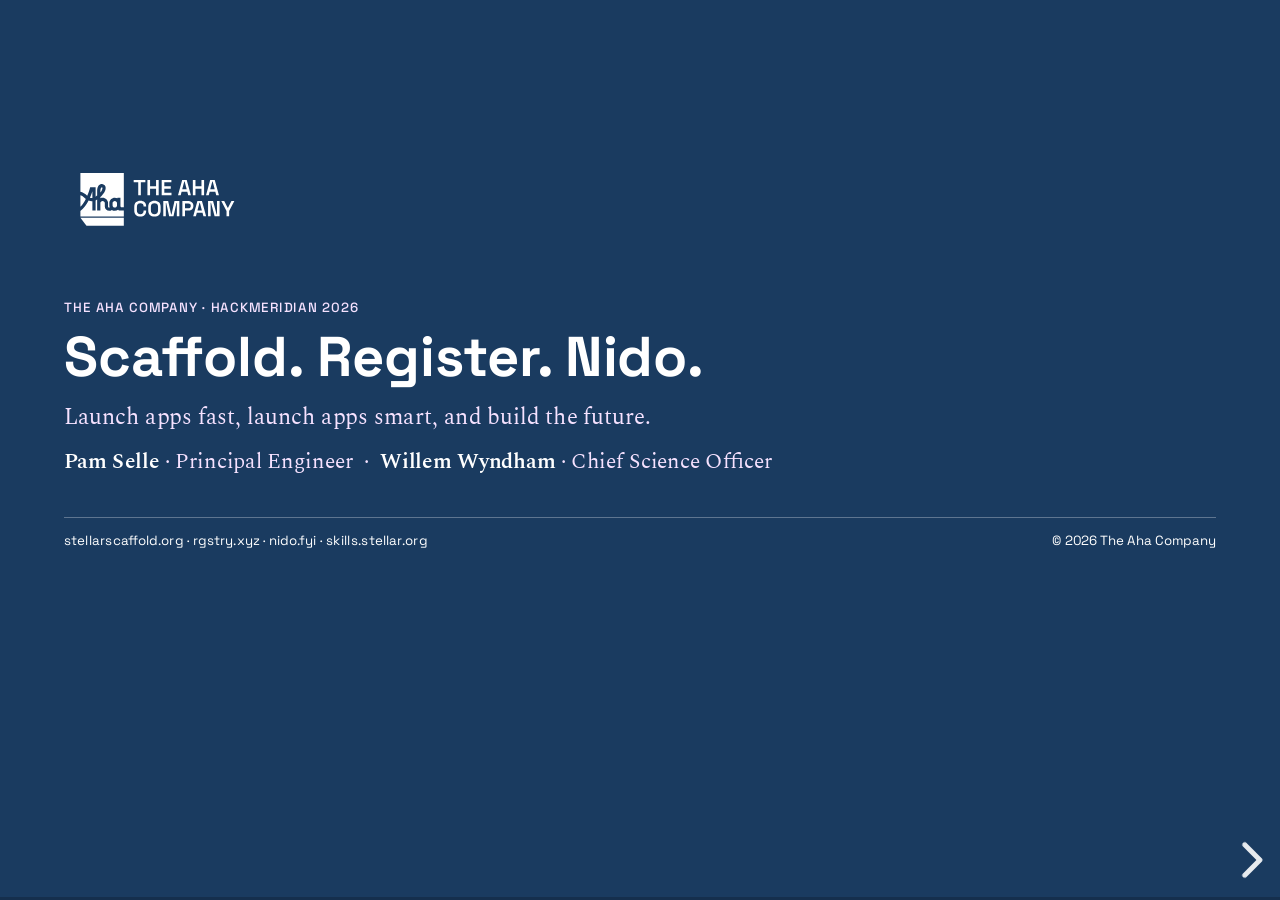
<file: hackmeridian-2026/index.html>
<!doctype html>
<!-- Generated by build-index.mjs from intro.html + scaffold.html + registry.html + nido.html + outro.html. Don't edit. -->
<html lang="en">
<head>
  <meta charset="utf-8">
  <meta name="viewport" content="width=device-width, initial-scale=1">
  <title>Scaffold. Register. Nido.</title>
  <link rel="stylesheet" href="vendor/reveal.js/dist/reset.css">
  <link rel="stylesheet" href="vendor/reveal.js/dist/reveal.css">
  <link rel="stylesheet" href="vendor/reveal.js/dist/theme/white.css">
  <link rel="stylesheet" href="theme.css">
</head>
<body>
<div class="reveal"><div class="slides">

<!-- I1 · session title -->
<section class="navy" data-background-color="#1a3b60">
  <div class="cover">
    <img class="brand-logo" src="assets/aha-horizontallogo_white.svg" alt="The Aha Company">
    <div class="content">
      <p class="eyebrow">The Aha Company · HackMeridian 2026</p>
      <h1>Scaffold. Register. Nido.</h1>
      <p class="lead">Launch apps fast, launch apps smart, and build the future.</p>
      <p><b>Pam Selle</b> · Principal Engineer &nbsp;·&nbsp; <b>Willem Wyndham</b> · Chief Science Officer</p>
    </div>
    <div class="bottom"><span>stellarscaffold.org · rgstry.xyz · nido.fyi · skills.stellar.org</span><span>© 2026 The Aha Company</span></div>
  </div>
  <aside class="notes">
    <ul>
      <li>Welcome. We're The Aha Company: we built Stellar CLI before Soroban was born, and we build developer tools for Stellar.</li>
      <li>Three things today: launch apps fast with Stellar Scaffold, launch apps smart with Stellar Registry, and build the future with Nido, our passkey-based smart account wallet.</li>
    </ul>
    <p>About 15s.</p>
  </aside>
</section>

<!-- I2 · agenda -->
<section>
  <div class="agenda">
    <div>
      <p class="eyebrow">Agenda</p>
      <h2>What we'll cover</h2>
      <p class="lead">From the team that built Stellar CLI before Soroban was born.</p>
      <p class="small muted">HackMeridian 2026 · The Aha Company</p>
    </div>
    <ol>
      <li><span class="n">01</span><div><h3>Who we are</h3><p>The Aha Company and today's speakers</p></div></li>
      <li><span class="n">02</span><div><h3>Stellar Scaffold</h3><p>App bootstrap and config: from idea to working dApp, fast</p></div></li>
      <li><span class="n">03</span><div><h3>Stellar Registry</h3><p>Wasm and contract publishing and discovery</p></div></li>
      <li><span class="n">04</span><div><h3>Nido</h3><p>A passkey-based smart account wallet</p></div></li>
      <li><span class="n">05</span><div><h3>Your next step</h3><p>What to build next, then questions</p></div></li>
    </ol>
  </div>
  <aside class="notes">
    <ul>
      <li>Quick intro, then Scaffold, Registry, and Willem on Nido.</li>
      <li>We finish with one thing to do during the hackathon, then questions.</li>
      <li>Most of the commands we show are on the handouts, so no need to copy them down.</li>
    </ul>
    <p>About 20s.</p>
  </aside>
</section>

<!-- I3 · speakers -->
<section>
  <p class="eyebrow">Speakers</p>
  <h2>Who you'll hear from</h2>
  <div class="split speakers">
    <div>
      <h3>Pam Selle</h3>
      <p class="lead">Principal Engineer · The Aha Company</p>
      <p class="small">A technologist with over a decade in software engineering and leadership.
        Pam maintained Terraform Core as a Senior Software Engineer at HashiCorp, and before that
        worked on web properties and cloud infrastructure at Comcast. She has long organized
        events in the JavaScript and wider developer communities.</p>
    </div>
    <div>
      <h3>Willem Wyndham</h3>
      <p class="lead">Chief Science Officer · The Aha Company</p>
      <p class="small">Willem specialized in programming languages and computer security during
        his PhD at the University of Maryland, then left to join NEAR Protocol as a researcher
        focused on Rust and WebAssembly. As its Contract Runtime Engineer he worked deep inside
        blockchain execution environments and the security challenges that come with them.</p>
    </div>
  </div>
  <aside class="notes">
    <ul>
      <li>Introduce yourself: Principal Engineer at The Aha Company; before that, Terraform Core at HashiCorp and cloud infrastructure at Comcast.</li>
      <li>Say you're presenting both Scaffold and Registry today.</li>
      <li>Introduce Willem, our Chief Science Officer, who's presenting Nido.</li>
    </ul>
    <p>About 30s.</p>
  </aside>
</section>


<!-- ===== Scaffold ===== -->


<!-- 1 · 0:00–0:30 -->
<section class="navy" data-background-color="#1a3b60">
  <div class="divider">
    <span class="numeral">02</span>
    <div class="text">
      <p class="eyebrow">Stellar Scaffold</p>
      <h2>From idea to working dApp, fast.</h2>
      <p>A toolkit for full-stack Stellar apps. One command gives you Rust smart contracts,
        a React, Svelte or no frontend, a local network, and typed TypeScript clients that rebuild
        every time your contract changes.</p>
    </div>
  </div>
  <aside class="notes">
    <ul>
      <li>Scaffold is a toolkit for full-stack Stellar apps.</li>
      <li>One command gives you Rust smart contracts, a frontend, a local network, and typed TypeScript clients that rebuild whenever your contract changes.</li>
    </ul>
    <p>About 20s.</p>
  </aside>
</section>

<!-- SB · the big idea -->
<section data-background-color="#f6e2ff">
  <p class="eyebrow">The big idea</p>
  <div class="quote"><p>Every save rebuilds, redeploys and regenerates your typed client.
    Spend HackMeridian on your app, not the plumbing.</p></div>
  <aside class="notes">
    <ul>
      <li>Read the line out.</li>
      <li>The point: you shouldn't spend the hackathon wiring up builds, deploys and bindings.</li>
    </ul>
    <p>About 10s.</p>
  </aside>
</section>

<!-- 2 · 0:30–1:00 -->
<section>
  <h2>The hackathon problem</h2>
  <ul>
    <li class="fragment">Build Rust → Wasm</li>
    <li class="fragment">Deploy, copy the contract ID</li>
    <li class="fragment">Generate bindings, paste the ID into the frontend</li>
    <li class="fragment">Wire up a wallet and network config</li>
    <li class="fragment"><strong>…then change one function and do it all again</strong></li>
  </ul>
  <aside class="notes">
    <ul>
      <li>Click through the list as it builds: compile Rust to Wasm, deploy and copy the contract ID, generate bindings and paste the ID into the frontend, wire up a wallet.</li>
      <li>Land the last line: change one function and you do it all again.</li>
      <li>This plumbing can eat your whole first day. Scaffold turns it into one loop.</li>
    </ul>
    <p>About 30s.</p>
  </aside>
</section>

<!-- 3 · 1:00–1:45 -->
<section>
  <h2>Three things to remember</h2>
  <div class="cards">
    <div class="card fragment">
      <h3>scaffold.yml <span>= your dependencies</span></h3>
      <p>Your app's contract dependencies, per network: what they are and where to get them.</p>
      <p class="muted">Secrets and machine settings go in .env.</p>
    </div>
    <div class="card fragment">
      <h3>app-lib/clients <span>= generated</span></h3>
      <p>A typed client per contract, per network, regenerated on every build and gitignored. Import by name; never paste an address.</p>
      <p class="muted">Don't edit it: wrap clients under app/.</p>
    </div>
    <div class="card fragment">
      <h3>npm run dev <span>= the loop</span></h3>
      <p>Save a contract and it rebuilds, redeploys on the local network, and regenerates its client.</p>
      <p class="muted">App runs at localhost:5173.</p>
    </div>
  </div>
  <aside class="notes">
    <ul>
      <li>scaffold.yml: one file listing your contracts and where each one lives, per network. Secrets stay in .env.</li>
      <li>app-lib/clients: a typed client per contract, regenerated on every build. Import it by name; don't edit it.</li>
      <li>npm run dev: the loop. Save a contract and it rebuilds, redeploys locally and regenerates its client.</li>
      <li>If they remember nothing else from Scaffold, it's these three.</li>
    </ul>
    <p>About 45s.</p>
  </aside>
</section>

<!-- 4 · 1:45–2:25 -->
<section>
  <h2>Set up and start a project</h2>
  <div class="split wide-left">
    <pre><code class="language-bash" data-trim data-line-numbers="1-2|3|4|5">
cargo binstall stellar-scaffold-cli stellar-registry-cli
# no binstall? cargo install --locked (builds from source)
stellar scaffold doctor   # checks your setup
stellar scaffold init my-app   # react, svelte or none
cd my-app && npm install && npm run dev
    </code></pre>
    <pre class="tight"><code class="language-plaintext" data-trim>
my-app/
├── contracts/     Rust → Wasm
├── app/           your frontend
├── app-lib/       wallet, network
│   └── clients/   generated
└── scaffold.yml   dependencies
    </code></pre>
  </div>
  <div class="split wide-left">
    <div>
      <div class="label"><code>init</code> asks which frontend you want</div>
      <pre class="tight"><code class="language-plaintext" data-trim>
$ stellar scaffold init my-app
Creating new Stellar project in ./my-app
? Pick a framework ›
❯ react
  svelte
  none (no frontend)
      </code></pre>
    </div>
    <p class="small muted">Needs Rust, Node, the Stellar CLI, and Docker. Scaffold and Registry install together as <code>stellar</code> plugins.</p>
  </div>
  <aside class="notes">
    <ul>
      <li>Install both CLIs. cargo binstall downloads prebuilt binaries, so it's much faster than cargo install, which compiles from source.</li>
      <li>doctor checks your toolchain and tells you what's missing. Run it again inside the project for the full check, including Node and Docker.</li>
      <li>init asks which frontend you want: react, svelte or none. Then npm install and npm run dev.</li>
      <li>Point at the tree: contracts/ for Rust, app/ for your frontend, app-lib/clients is generated, scaffold.yml lists your contracts.</li>
      <li>Tip for scripts: skip the prompts with --template, -p (package manager) and -y.</li>
    </ul>
    <p>About 45s.</p>
  </aside>
</section>

<!-- 5 · 2:25–3:05 · frontends -->
<section>
  <h2>Your frontend: React, Svelte or none</h2>
  <p class="small">Pick <code>react</code>, <code>svelte</code> or <code>none</code> at <code>init</code>. The React and Svelte templates ship wallet connect, network switching, and a
    working <code>GuessTheNumber</code> component, all using the same generated clients: <code>import { guessTheNumber } from "@stellar-scaffold/app-lib/clients"</code>.</p>
  <p class="small muted">Only need contracts? <code>stellar scaffold init my-app --template none</code> (or pick <em>none</em>) skips the frontend entirely: no <code>app/</code>, <code>app-lib</code> or generated clients.</p>
  <div class="split">
    <div>
      <div class="label">React · GuessTheNumber.tsx</div>
      <pre class="tight"><code class="language-ts" data-trim>
const { address, signTransaction } =
  useWallet()
const tx = await guessTheNumber.guess(
  { a_number: 5n, guesser: address },
  { publicKey: address },
)
await tx.signAndSend({ signTransaction })
      </code></pre>
    </div>
    <div>
      <div class="label">Svelte · GuessTheNumber.svelte</div>
      <pre class="tight"><code class="language-ts" data-trim>
import { address, signTransaction }
  from "../stores/wallet"

const tx = await guessTheNumber.guess(
  { a_number: 5n, guesser: $address },
  { publicKey: $address },
)
await tx.signAndSend({ signTransaction })
      </code></pre>
    </div>
  </div>
  <aside class="notes">
    <ul>
      <li>Both templates ship wallet connect, network switching and a working guess-the-number game.</li>
      <li>Same client call on both sides; only the wallet plumbing differs: a React hook versus a Svelte store.</li>
      <li>Only need contracts? --template none skips the frontend entirely.</li>
    </ul>
    <p>About 40s.</p>
  </aside>
</section>

<!-- 6 · 3:05–3:35 · walkthrough 1/3: edit -->
<section>
  <p class="eyebrow">The loop · 1 of 3</p>
  <h2>Edit: add a method to the contract</h2>
  <p class="small">In <code>contracts/guess-the-number/src/lib.rs</code>, next to <code>guess()</code>:</p>
  <pre><code class="language-rust" data-trim data-line-numbers="1-2|3|4-8">
/// Is the answer higher or lower than your guess?
pub fn hint(env: &Env, a_number: u64) -> Symbol {
    let n = Self::number(env);
    if a_number < n {
        symbol_short!("higher")
    } else if a_number > n {
        symbol_short!("lower")
    } else { symbol_short!("yes") }
}
  </code></pre>
  <p class="small muted"><code>hint()</code> is our example, not part of the template. It reuses the template's own <code>Self::number(env)</code>, the same helper <code>guess()</code> calls.</p>
  <aside class="notes">
    <ul>
      <li>We'll walk the loop in three slides: edit, save, use.</li>
      <li>Step one: add hint() to the template's guess-the-number contract. It's our example, built on the number helper the contract already has.</li>
      <li>That's the whole change: no deploy script, no bindings command.</li>
    </ul>
    <p>About 30s.</p>
  </aside>
</section>

<!-- 6b · 3:35–4:05 · walkthrough 2/3: save -->
<section>
  <p class="eyebrow">The loop · 2 of 3</p>
  <h2>Save: <code>npm run dev</code> does the rest</h2>
  <pre class="tight"><code class="language-plaintext" data-trim>
[stellar] File changed: contracts/guess-the-number/src/lib.rs
[stellar] ℹ️  Changes detected. Rebuilding...
[stellar] ℹ️  Building for network "local" (from `stellar network use`)
[stellar] ✅ Local Stellar network is healthy and running.
[stellar]    Compiling guess-the-number v0.0.2 (contracts/guess-the-number)
[stellar] ✅ Build Complete
[stellar] 🌎 Sending transaction...
[stellar] ✅ Transaction submitted successfully!
[stellar] ✅ Client "guess-the-number" updated successfully
[stellar] ✅ Successfully generated client for: guess-the-number
[stellar] ✅ Contract "nft-enumerable" is up to date
[stellar] ℹ️  Watching for changes. Press Ctrl+C to stop.
  </code></pre>
  <p class="small">One save: the Wasm rebuilds, the changed contract is updated on the local network, and its TypeScript client is regenerated with <code>hint</code> in it. Contracts you didn't touch stay as they are.</p>
  <aside class="notes">
    <ul>
      <li>Step two: save the file.</li>
      <li>npm run dev notices, rebuilds the Wasm, redeploys to the local network and regenerates the TypeScript client.</li>
      <li>Point out the last lines: only the contract you changed is updated; the others are &quot;up to date&quot;.</li>
      <li>This is real output, trimmed: the full log also lists every exported function and each transaction. The very first run also pulls the Stellar quickstart Docker image, so give it a minute once.</li>
    </ul>
    <p>About 30s.</p>
  </aside>
</section>

<!-- 6c · 4:05–4:35 · walkthrough 3/3: use it -->
<section>
  <p class="eyebrow">The loop · 3 of 3</p>
  <h2>Use it: typed, in your frontend</h2>
  <p class="small">In <code>GuessTheNumber.tsx</code>, <code>guessTheNumber.</code> now autocompletes <code>hint</code>:</p>
  <pre><code class="language-ts" data-trim data-line-numbers="1|2-4">
import { guessTheNumber } from "@stellar-scaffold/app-lib/clients"

const { result } = await guessTheNumber.hint({ a_number: 5n })
console.log(result)   // "higher" | "lower" | "yes"
  </code></pre>
  <p class="small muted">A read-only call: no wallet signature needed. Same import in the Svelte template.</p>
  <aside class="notes">
    <ul>
      <li>Step three: the method you just wrote in Rust is a typed function in the frontend, with autocomplete and argument names.</li>
      <li>It's read-only, so no wallet signature.</li>
      <li>No address and no copied bindings anywhere.</li>
    </ul>
    <p>About 30s.</p>
  </aside>
</section>

<!-- 7 · 5:05–5:45 -->
<section>
  <h2>Add a contract</h2>
  <p class="small muted"><code>stellar scaffold generate</code> writes the crate but does not add it to scaffold.yml; do that yourself.</p>
  <pre class="tight"><code class="language-bash" data-trim>
stellar scaffold generate contract --ls   # list examples: stellar/…, oz/…
stellar scaffold generate contract --from oz/nft-royalties   # or --from-wizard
  </code></pre>
  <pre class="dense"><code class="language-yaml" data-trim data-line-numbers="1-12|2|3-4|5-10|11-12">
contracts:
  my-nft:                   # client name; exported as myNft
    type: workspace         # built from contracts/, deployed locally
    source: nft-royalties-example   # crate name in its Cargo.toml
    args:                   # constructor args, by parameter name
      uri: https://example.com/nft/
      name: My NFT
      symbol: MNFT
      admin: ${account.me}
      manager: ${account.me}
    networks:               # where your app uses this contract
      local:
  </code></pre>
  <aside class="notes">
    <ul>
      <li>Don't start from a blank file: --ls lists ready-made examples from Stellar's soroban-examples and from OpenZeppelin.</li>
      <li>--from copies one into contracts/. Then add it to scaffold.yml yourself.</li>
      <li>Walk the highlights: the key becomes the client name, type workspace means built from contracts/, source is the crate name, args are constructor arguments by name, networks says where it exists.</li>
    </ul>
    <p>About 45s.</p>
    <p><em>Prep: in a dry run on 2026-10-24, generate --from oz/… examples (nft-royalties and others) didn't compile against the project's stellar-tokens 0.8.0. Re-check before the talk.</em></p>
  </aside>
</section>

<!-- 8 · 5:45–6:25 -->
<section>
  <h2>Go to testnet and ship</h2>
  <p class="small">By default Scaffold deploys only to your local network. To ship to testnet, publish and deploy with <strong>Stellar Registry</strong>, then point scaffold.yml at the deployed contract.</p>
  <div class="split">
    <pre class="tight"><code class="language-yaml" data-trim data-line-numbers="1-7|5-7">
contracts:
  my-nft:
    networks:
      local:              # built from contracts/
      testnet:
        type: contract    # already deployed: fetch it
        source: C...      # ID from registry
    </code></pre>
    <pre class="tight"><code class="language-bash" data-trim data-line-numbers="1|2-3|4|5">
stellar scaffold build --compile-only
stellar registry publish ...  # next talk
stellar registry deploy ...
stellar scaffold build --network testnet
npm run build --workspace app # → app/dist/
    </code></pre>
  </div>
  <p class="small muted">Create a <code>.env</code> with <code>STELLAR_NETWORK=testnet</code>. Contracts can differ between networks: make sure the app still typechecks.</p>
  <aside class="notes">
    <ul>
      <li>By default Scaffold deploys only to your local network. You can opt in to more with allow-deploy, but the recommended path to testnet is Registry.</li>
      <li>The flow: compile the Wasm, publish and deploy it with the registry (that's the next talk), then point scaffold.yml's testnet entry at the deployed contract.</li>
      <li>build --network testnet regenerates the clients against testnet, and npm run build --workspace app gives you a static site in app/dist/ to host anywhere.</li>
    </ul>
    <p>About 40s.</p>
  </aside>
</section>

<!-- SK · key takeaways -->
<section data-background-color="#f6e2ff">
  <p class="eyebrow">Key takeaways</p>
  <h2>What to take away</h2>
  <ol class="takeaways">
    <li><span class="n">1</span><p>Start fast.<span><code>init</code> and <code>npm run dev</code> give you contracts, a frontend and a local network.</span></p></li>
    <li><span class="n">2</span><p>Save is the loop.<span>Every save rebuilds, redeploys locally and regenerates typed clients.</span></p></li>
    <li><span class="n">3</span><p>Ship via Registry.<span>By default Scaffold deploys locally; ship to testnet with the registry, then point scaffold.yml at it.</span></p></li>
  </ol>
  <aside class="notes">
    <ul>
      <li>Recap the three: start fast with init and npm run dev; every save is the loop; ship to testnet through Registry.</li>
    </ul>
    <p>About 30s.</p>
  </aside>
</section>

<!-- 9 · 6:25–6:50 -->
<section>
  <h2>Hackathon survival kit</h2>
  <ul>
    <li><code>stellar scaffold doctor</code>: anything broken, with a fix</li>
    <li><code>stellar scaffold clean</code>: changed constructor args? Start fresh</li>
    <li>Works locally, breaks on testnet? Rebuild with <code>--network testnet</code> and fix type errors</li>
    <li>Find contracts to depend on at <strong>rgstry.xyz</strong></li>
    <li>Teach your agent: Scaffold skill at <strong>skills.stellar.org</strong></li>
  </ul>
  <aside class="notes">
    <ul>
      <li>doctor when anything's broken. clean if you changed constructor args and want a fresh start.</li>
      <li>Works locally but breaks on testnet? Rebuild for testnet and fix the type errors: contracts can differ per network.</li>
      <li>Browse rgstry.xyz for contracts to depend on, and give your coding agent the Scaffold skill from skills.stellar.org.</li>
      <li>All of this is on the handout.</li>
    </ul>
    <p>About 25s.</p>
  </aside>
</section>

<!-- 10 · 6:50–7:00 · handoff -->
<section>
  <p class="handoff">Your contract works locally.<br>
  How do you get it onto testnet under a name,<br>
  and use other people's without copying addresses?</p>
  <pre><code class="language-bash" data-trim>
stellar registry publish …   # under unverified/
  </code></pre>
  <aside class="notes">
    <ul>
      <li>Read the question out loud.</li>
      <li>Then hand over: that publish command is exactly where the Registry part picks up.</li>
    </ul>
    <p>About 10s.</p>
  </aside>
</section>


<!-- ===== Registry ===== -->


<!-- R1 · 7:00–7:45 · answers Scaffold's handoff question -->
<section class="navy" data-background-color="#1a3b60">
  <div class="divider">
    <span class="numeral">03</span>
    <div class="text">
      <p class="eyebrow">Stellar Registry</p>
      <h2>Name it. Publish it. Import it.</h2>
      <p>Scaffold runs your contract locally. The registry is how it gets to testnet: publish
        the Wasm, deploy it under a name, and anyone, your own app included, uses that name
        instead of a <code>C…</code> address.</p>
    </div>
  </div>
  <aside class="notes">
    <ul>
      <li>Answer the question: Scaffold runs your contract locally; getting it onto testnet under a name is Registry's job.</li>
      <li>And once it has a name, anyone can find it. You use other people's contracts by name the same way, with no copied addresses.</li>
    </ul>
    <p>About 40s.</p>
  </aside>
</section>

<!-- RB · the big idea -->
<section data-background-color="#f6e2ff">
  <p class="eyebrow">The big idea</p>
  <div class="quote"><p>Give your contract a name, not an address.
    Ship it to testnet, and let anyone use it by that name.</p></div>
  <aside class="notes">
    <ul>
      <li>Read the line out.</li>
      <li>A name instead of a C… address: the same name works on every network, and nothing gets pasted into your frontend.</li>
    </ul>
    <p>About 10s.</p>
  </aside>
</section>

<!-- R2 · 7:45–8:45 -->
<section>
  <h2>Three things to remember</h2>
  <div class="cards">
    <div class="card fragment">
      <h3>Wasm <span>= published code</span></h3>
      <p>Reusable contract code under a name and a semantic version. Only its author can publish new versions.</p>
      <p class="muted">unverified/guess-the-number@1.0.0</p>
    </div>
    <div class="card fragment">
      <h3>Contract <span>= deployed instance</span></h3>
      <p>A live contract registered by name. The name resolves to its <code>C…</code> address.</p>
      <p class="muted">No version: it's one address.</p>
    </div>
    <div class="card fragment">
      <h3>unverified/ <span>= open to all</span></h3>
      <p>Anyone can publish here, no approval. Bare names on the main registry need a manager's OK.</p>
      <p class="muted">Use this!</p>
    </div>
  </div>
  <aside class="notes">
    <ul>
      <li>Wasm: published code, under a name and a version. Only its author can publish new versions.</li>
      <li>Contract: a deployed instance. The name points to one address, so it has no version.</li>
      <li>unverified/: the open channel, no approval needed. Use this!</li>
      <li>Forgetting unverified/ is the most common error, so say it twice.</li>
    </ul>
    <p>About 1 min.</p>
  </aside>
</section>

<!-- R3 · 8:45–10:30 · payoff for Scaffold's "next talk" lines -->
<section>
  <h2>Ship to testnet by name</h2>
  <pre class="tight"><code class="language-bash" data-trim data-line-numbers="1-2|4-6|8-11|13">
stellar keys fund me --network testnet
stellar keys use me

stellar registry publish \
  --wasm target/stellar/testnet/guess_the_number.wasm \
  --wasm-name unverified/guess-the-number --binver 1.0.0

stellar registry deploy \
  --contract-name unverified/guess-the-number \
  --wasm-name unverified/guess-the-number --version 1.0.0 \
  -- --admin me                        # constructor args after --

stellar registry fetch-contract-id unverified/guess-the-number   # C… for scaffold.yml
  </code></pre>
  <p class="small muted">The Wasm is what <code>stellar scaffold build --compile-only</code> wrote with
    <code>STELLAR_NETWORK=testnet</code>. Add <code>--dry-run</code> to preview any write.</p>
  <aside class="notes">
    <ul>
      <li>Click through the highlights:</li>
      <li>Fund your testnet account and make it the default.</li>
      <li>Publish the Wasm Scaffold compiled, under a name and a version.</li>
      <li>Deploy a named contract from it. Constructor arguments go after the --.</li>
      <li>fetch-contract-id gives you the C… address you'll put in scaffold.yml.</li>
      <li>Mention --dry-run to preview any write, and create-alias to call the contract by name from the CLI.</li>
    </ul>
    <p>About 1:45.</p>
  </aside>
</section>

<!-- RR · root and sub-registries -->
<section>
  <p class="eyebrow">How names are organised</p>
  <h2>One root registry, many sub-registries</h2>
  <div class="split wide-left">
    <pre class="tight"><code class="language-plaintext" data-trim>
registry          root: bare names, manager-approved
├── unverified/   open to anyone: use this!
├── oz/           OpenZeppelin Wasms, ready to deploy
├── circle/       circle/usdc
├── soroswap/     soroswap/router, soroswap/factory
├── blend/        blend/pool-factory-v2, …
└── defindex/     defindex/xlm-vault, …
    </code></pre>
    <div>
      <p class="small">A sub-registry is its own registry contract with its own rules, registered
        by name in the root. Names read <code>&lt;sub-registry&gt;/&lt;name&gt;</code>.</p>
      <p class="small">Sub-registries group related contracts under one prefix, like
        <code>soroswap/router</code> and <code>soroswap/factory</code>.</p>
    </div>
  </div>
  <p class="small muted">Browse them all at rgstry.xyz under Contracts.</p>
  <aside class="notes">
    <ul>
      <li>Every name so far started with unverified/. That's a sub-registry: the open one.</li>
      <li>The root registry holds bare names, like registry itself, and those need a manager's approval.</li>
      <li>Other sub-registries group related contracts: oz for OpenZeppelin Wasms, circle/usdc, soroswap's router and factory, blend, defindex.</li>
      <li>All of them are browsable at rgstry.xyz under Contracts.</li>
    </ul>
    <p>About 45s.</p>
  </aside>
</section>

<!-- RO · OpenZeppelin Wasms -->
<section>
  <p class="eyebrow">Start from OpenZeppelin</p>
  <h2>Deploy OpenZeppelin contracts straight from <code>oz/</code></h2>
  <pre class="tight"><code class="language-bash" data-trim data-line-numbers="1-3|4">
stellar registry deploy \
  --contract-name unverified/my-token \
  --wasm-name oz/ft-standard \
  -- --name "My Token" --symbol MTK --decimals 7 --owner me --initial_supply 1000000
  </code></pre>
  <p class="small">30+ pre-built combinations of OpenZeppelin Stellar Contracts, on testnet and
    mainnet: <code>ft-standard</code>, <code>ft-capped</code>, <code>ft-pausable</code>,
    <code>ft-allowlist</code>, <code>ft-votes</code>, <code>ft-vault</code>,
    <code>nft-standard</code>, <code>nft-royalties</code>, <code>nft-enumerable</code>, …</p>
  <p class="small muted">Your name, their Wasm: deploy into <code>unverified/</code> from any sub-registry. Want to edit the source instead? <code>stellar scaffold generate contract --from oz/…</code></p>
  <aside class="notes">
    <ul>
      <li>Need a token or an NFT? Don't write one.</li>
      <li>oz/ has more than 30 prebuilt OpenZeppelin combinations on testnet and mainnet: fungible tokens with caps, pausing, allowlists or voting; NFTs with royalties or enumeration; vaults.</li>
      <li>Deploy one under your own unverified/ name. Constructor args go after --, and deploy … -- --help lists them.</li>
      <li>Want to change the source? Use Scaffold's generate --from oz/… instead.</li>
    </ul>
    <p>About 45s.</p>
    <p><em>Prep: in a dry run on 2026-10-24, deploying oz/ft-standard failed with TxMalformed (0.7.2 and 0.6.0). Re-check before the talk.</em></p>
  </aside>
</section>

<!-- R4 · 10:30–12:00 -->
<section>
  <h2>Point scaffold.yml at it</h2>
  <div class="split">
    <div>
      <div class="label">Today <span class="tag now">works now</span></div>
      <pre class="tight"><code class="language-yaml" data-trim data-line-numbers="4-7|5-7">
contracts:
  guess-the-number:
    networks:
      local:              # built from contracts/
      testnet:
        type: contract    # already deployed: fetch it
        source: C...      # from fetch-contract-id
      </code></pre>
    </div>
    <div class="fragment">
      <div class="label">By name <span class="tag soon">coming soon</span></div>
      <pre class="tight"><code class="language-yaml" data-trim data-line-numbers="5-7">
contracts:
  guess-the-number:
    networks:
      local:              # built from contracts/
      testnet:
        type: registry    # resolve the name
        source: unverified/guess-the-number
      </code></pre>
      <p class="small muted">Tracked in stellar-scaffold/cli#617.</p>
    </div>
  </div>
  <p class="small">Then <code>stellar scaffold build --network testnet</code> regenerates the typed
    <code>guessTheNumber</code> client against testnet. Same for anyone else's contract.</p>
  <aside class="notes">
    <ul>
      <li>This is the entry from Scaffold's ship slide, filled in.</li>
      <li>local still builds from contracts/. testnet points at the deployed contract, by the C… address from fetch-contract-id.</li>
      <li>Coming soon: put the registry name straight into scaffold.yml.</li>
      <li>The same pattern works for anyone else's contract.</li>
    </ul>
    <p>About 1:30.</p>
    <p><em>Prep: If stellar-scaffold/cli#617 (type: registry) ships before the event, drop the Today column.</em></p>
  </aside>
</section>

<!-- RC · case study -->
<section>
  <p class="eyebrow">Case study</p>
  <h2>guess-the-number, local to testnet</h2>
  <div class="split wide-left">
    <ul class="case-steps">
      <li><strong>01. Context:</strong> it works locally with Scaffold; putting it on testnet under a name is the registry's job.</li>
      <li><strong>02. Decision:</strong> publish the Wasm and deploy it as <code>unverified/guess-the-number</code>.</li>
      <li><strong>03. Result:</strong> testnet has a named contract, scaffold.yml points at it, and the app gets a typed client.</li>
    </ul>
    <img src="assets/explorer-testnet-contracts.png" alt="Named contracts on testnet.rgstry.xyz" width="820">
  </div>
  <aside class="notes">
    <ul>
      <li>Pull it together with guess-the-number:</li>
      <li>It worked locally with Scaffold. We published and deployed it under unverified/. Now testnet has a named contract, scaffold.yml points at it, and the app has a typed client.</li>
      <li>The screenshot is testnet.rgstry.xyz: every named contract on testnet, including other teams' that you can build on.</li>
    </ul>
    <p>About 45s.</p>
  </aside>
</section>

<!-- R5 · 12:00–13:15 -->
<section>
  <h2>Call any named contract from Rust</h2>
  <p class="small">You already have: guess-the-number pays out with
    <code>stellar_registry::import_asset!("xlm")</code>.</p>
  <pre><code class="language-rust" data-trim data-line-numbers="1-2|4">
let game = stellar_registry::import_contract!(
    env, "unverified/guess-the-number");   // typed client, no address in source

let won = game.guess(&5, &player);
  </code></pre>
  <pre><code class="language-bash" data-trim>
STELLAR_NETWORK=testnet stellar scaffold build   # names resolve at build time
  </code></pre>
  <p class="small muted">Defaults to <code>local</code>, and switching networks rebuilds automatically. Assets like <code>xlm</code> resolve at runtime, so one Wasm works on any network. Contract names resolve at build time: after a redeploy, <code>cargo clean</code> and rebuild.</p>
  <aside class="notes">
    <ul>
      <li>You've already used the registry: the template's guess-the-number imports XLM with import_asset!.</li>
      <li>import_contract! turns any registered name into a typed client, with no address in your source.</li>
      <li>Build with STELLAR_NETWORK set, inline or in a .env file.</li>
      <li>Asset imports like xlm resolve at runtime, so one Wasm works on any network. Named contracts resolve at build time, so after a redeploy, cargo clean and rebuild.</li>
    </ul>
    <p>About 1:15.</p>
    <p><em>Prep: Short on time: show only the import_contract! line.</em></p>
  </aside>
</section>

<!-- RK · key takeaways -->
<section data-background-color="#f6e2ff">
  <p class="eyebrow">Key takeaways</p>
  <h2>What to take away</h2>
  <ol class="takeaways">
    <li><span class="n">1</span><p>Name it.<span>Publish under <code>unverified/</code>. Anyone can, with no approval.</span></p></li>
    <li><span class="n">2</span><p>Ship it.<span>Publish and deploy with the registry: that's how you reach testnet.</span></p></li>
    <li><span class="n">3</span><p>Use it.<span>Point scaffold.yml or <code>import_contract!</code> at a name, never a copied address.</span></p></li>
  </ol>
  <aside class="notes">
    <ul>
      <li>Recap the three: name it under unverified/, ship it to testnet with the registry, use contracts by name instead of copied addresses.</li>
    </ul>
    <p>About 30s.</p>
  </aside>
</section>

<!-- R7 · 13:45–14:30 -->
<section>
  <h2>Registry survival kit</h2>
  <ul>
    <li>Auth failure on publish? You used a bare name. Add <code>unverified/</code></li>
    <li><code>Error(Contract, #5)</code>: that contract name is taken. <code>#8</code>: publish a higher <code>--binver</code></li>
    <li>Macro can't find a contract? <code>STELLAR_NETWORK</code> wasn't set at build time</li>
    <li><code>deploy … -- --help</code> prints the constructor's arguments</li>
    <li>Teach your agent: Registry skill at <strong>skills.stellar.org</strong></li>
  </ul>
  <aside class="notes">
    <ul>
      <li>The errors people will actually hit:</li>
      <li>Auth failure on publish: you used a bare name, so add unverified/.</li>
      <li>Error #5: that contract name is taken. Error #8: publish a higher --binver.</li>
      <li>Macro can't find a contract: STELLAR_NETWORK wasn't set when you built.</li>
      <li>deploy … -- --help prints a contract's constructor arguments, and skills.stellar.org has the Registry skill for your coding agent.</li>
    </ul>
    <p>About 45s.</p>
  </aside>
</section>


<!-- ===== Nido ===== -->


<!-- N1 · 0:00–0:30 -->
<section class="navy" data-background-color="#1a3b60">
  <div class="divider">
    <span class="numeral">04</span>
    <div class="text">
      <p class="eyebrow">Nido</p>
      <h2>Passkey accounts for your app</h2>
      <p>Nido with Scaffold Stellar: what Nido does, then how to Nido.</p>
    </div>
  </div>
  <aside class="notes">
    <ul>
      <li>I'm going to show you Nido: passkey accounts for your Stellar app.</li>
      <li>First what it does for your users and your app, then how to add it with the Scaffold Stellar template. Pam and I'll take questions at the end</li>
    </ul>
    <p>About 30s.</p>
    <p><em>Sources: github.com/nidohq/scaffold-template (NIDO.md, README.md), github.com/nidohq/scaffold-template/pull/10 (UX walkthrough), stellarscaffold.org/docs/community-templates</em></p>
  </aside>
</section>

<!-- N2 · 0:30–1:20 -->
<section>
  <p class="eyebrow">New to Stellar?</p>
  <h2>Stellar has two kinds of accounts</h2>
  <table class="compare">
    <thead>
      <tr>
        <th></th>
        <th>G-address · starts with G<br><code>GBO4H3WFMTNWZU5SJJSXXOW2ML26TEIQOY66MF2SYANVWAI4JY4YEIJP</code></th>
        <th class="hl">C-address · starts with C<br><code>CCH2FDKHAMKNT33JCF6NOOUDKZNFIKVOM2P5PMDI7D456LLI6VZSO732</code></th>
      </tr>
    </thead>
    <tbody>
      <tr><th>What it is</th><td>An account with keys</td><td class="hl">A contract</td></tr>
      <tr><th>Who can sign</th><td>One key, or up to 20 with weights and thresholds</td><td class="hl">Whatever its code allows: passkeys, a G-address, an app’s session key</td></tr>
      <tr><th>What it can limit</th><td>How many signatures an action needs</td><td class="hl">Which contracts, how much, until when</td></tr>
      <tr><th>Typical wallet</th><td>Extension and seed phrase</td><td class="hl">Nido: nothing to install</td></tr>
    </tbody>
  </table>
  <p class="label">Nido gives each of your users a C-address.</p>
  <aside class="notes">
    <ul>
      <li>If you're new to Stellar, one thing first: Stellar has two kinds of accounts.</li>
      <li>A G-address is an account with keys: one, or up to twenty with weights and thresholds. </li>
      <li>It require how many signatures an action needs, but not "this app may spend two XLM a day." The usual wallet is an extension and a seed phrase.</li>
      <li>A C-address is a contract. Its code decides who can sign and what they do. Which contracts it can call, how much they can spend, and until when.</li>
      <li>Nido gives each of your users a C-address, behind a passkey with the ability to add other kinds of keys </li>
    </ul>
    <p>About 50s.</p>
    <p><em>Sources: developers.stellar.org/docs/learn/fundamentals/transactions/signatures-multisig, developers.stellar.org/docs/build/guides/contract-accounts</em></p>
  </aside>
</section>

<!-- N3 · 1:20–2:05 -->
<section>
  <p class="eyebrow">The old way vs with Nido</p>
  <h2>Getting in</h2>
  <p class="small muted">Freighter screen: illustrative mock from the template walkthrough</p>
  <div class="split">
    <div>
      <div class="label">The old way: a wallet extension</div>
      <div class="with-shot">
        <img src="assets/nido-freighter-recovery.png" alt="Freighter asking the user to write down a 12-word recovery phrase" width="400">
        <ul class="small">
          <li>Install an extension</li>
          <li>Create a password</li>
          <li>Write down 12 words</li>
          <li>Switch the network</li>
          <li>Fund the account</li>
        </ul>
      </div>
    </div>
    <div>
      <div class="label">With Nido: one passkey</div>
      <div class="with-shot">
        <img src="assets/nido-passkey.png" alt="Nido's create-with-a-passkey screen" width="400">
        <ul class="small">
          <li>Face ID or a fingerprint</li>
          <li>Nothing to write down</li>
          <li>Nothing to install</li>
          <li>Or any key type, e.g. post-quantum</li>
          <li>Recovery: add a trusted friend to get back in</li>
        </ul>
      </div>
    </div>
  </div>
  <aside class="notes">
    <ul>
      <li>Here's what that changes, starting with getting in.</li>
      <li>The old way, a new user installs an extension, creates a password, writes down twelve words, switches network, and funds the account. Every step is a place people drop off.</li>
      <li>With Nido, it's one passkey: Face ID or a fingerprint. Nothing to write down, and on testnet the account arrives with  XLM.</li>
    </ul>
    <p>About 45s.</p>
  </aside>
</section>

<!-- N3a · 2:05–2:30 -->
<section>
  <p class="eyebrow">Never locked out</p>
  <h2>Recovery</h2>
  <div class="with-shot">
    <img class="big-shot" src="assets/nido-recovery.png" alt="Nido's recovery setup: what to protect against, who can help you back in, how many must approve, and timing">
    <div>
      <p>Off by default. Turn it on and choose:</p>
      <table class="compare">
        <tr><th>Protect against</th><td>A lost passkey, or a stolen one</td></tr>
        <tr><th>Who helps</th><td>Trusted friends, your recovery kit, or both</td></tr>
        <tr><th>How many</th><td>Friends who must approve</td></tr>
        <tr><th>Timing</th><td>Standard: wait 7 days, then 14 days to finish</td></tr>
      </table>
    </div>
  </div>
  <aside class="notes">
    <ul>
      <li>And if the user loses that passkey? Recovery is off until they turn it on.</li>
      <li>They choose: a lost or a stolen passkey; trusted friends, a recovery kit, or both; how many friends must approve. Then a wait: seven days, then fourteen to finish.</li>
    </ul>
    <p>About 25s.</p>
  </aside>
</section>

<!-- N4 · 2:30–3:15 -->
<section>
  <p class="eyebrow">The old way vs with Nido</p>
  <h2>Approve once, then no redirects</h2>
  <p class="small muted">Freighter screen: illustrative mock from the template walkthrough</p>
  <div class="split">
    <div>
      <div class="label">The old way: every signature goes to the wallet</div>
      <div class="with-shot">
        <img src="assets/nido-freighter-confirm.png" alt="Freighter asking the user to confirm a guess transaction" width="400">
        <div>
          <p class="stat">1</p>
          <p>trip to the wallet per guess, to read and confirm</p>
        </div>
      </div>
    </div>
    <div>
      <div class="label">With Nido: approve the app once</div>
      <p class="stat">0</p>
      <p>redirects per guess after that: the app’s session key signs</p>
      <p><span class="tag now">Approve in Nido · 1 passkey tap</span><span class="tag soon">Guess</span><span class="tag soon">Guess</span><span class="tag soon">Guess …</span></p>
    </div>
  </div>
  <aside class="notes">
    <ul>
      <li>Next, signing.</li>
      <li>With a classic wallet, every signature sends the user to the wallet to read and confirm. In Guess the Number, that's one trip per guess.</li>
      <li>With Nido, the user approves your app once, in Nido: one passkey tap for this sample. After that, signing never redirects: the app's session key signs each guess, and it just goes through.</li>
    </ul>
    <p>About 45s.</p>
  </aside>
</section>

<!-- N5 · 3:15–4:00 -->
<section>
  <p class="eyebrow">The old way vs with Nido</p>
  <h2>Limits</h2>
  <div class="split wide-right">
    <div>
      <div class="label">The old way: no limit</div>
      <p>The wallet signs whatever the user confirms. The only protection is reading every popup.</p>
    </div>
    <div>
      <div class="label">With Nido: a scoped key with a cap</div>
      <p>The user approves a key for your app, and sets how much it can spend.</p>
      <table class="compare">
        <tr><th>Spending cap</th><td>An amount per day, week or month</td></tr>
        <tr><th>Expiry</th><td>The key stops working after it</td></tr>
        <tr><th>Enforced by</th><td>The account, on chain</td></tr>
      </table>
      <p class="small">A call over the cap is refused before anything is sent.</p>
      <img class="shot" src="assets/nido-spend-cap.png" alt="Guess the Number refusing a guess at the 2 XLM a day cap: it cost nothing" width="1100">
    </div>
  </div>
  <aside class="notes">
    <ul>
      <li>And limits. A classic wallet signs whatever the user confirms, so the only protection is reading every popup.</li>
      <li>With Nido, the scoped key for your app carries a spending cap, an amount per day, week or month, and an expiry.</li>
      <li>The account enforces both, on chain. If your app, or anyone with its key, tries to spend past the cap, the call is refused before anything is sent.</li>
      <li>That's the screenshot: the game at its 2 XLM a day cap. The guess stopped before the device was asked, and it cost nothing.</li>
    </ul>
    <p>About 45s.</p>
  </aside>
</section>

<!-- N6 · 4:00–5:00 -->
<section data-background-color="#f6e2ff">
  <p class="eyebrow">Summary</p>
  <h2>What Nido gives you</h2>
  <p class="small muted">Built on OpenZeppelin’s Smart Account and Relayer foundations.</p>
  <div class="split">
    <div>
      <div class="label">For your users</div>
      <ol class="takeaways">
        <li><span class="n">1</span><p>No extension, no seed phrase</p></li>
        <li><span class="n">2</span><p>Approve an app once</p></li>
        <li><span class="n">3</span><p>Every approval has a cap and an expiry</p></li>
      </ol>
    </div>
    <div>
      <div class="label">For your app</div>
      <ol class="takeaways">
        <li><span class="n">1</span><p>Users signed in within a minute</p></li>
        <li><span class="n">2</span><p>Calls without having to use the main wallet</p></li>
        <li><span class="n">3</span><p>Limits enforced by the account, not your code</p></li>
      </ol>
    </div>
  </div>
  <aside class="notes">
    <ul>
      <li>So, what Nido gives you.</li>
      <li>For your users: no extension, no seed phrase. They approve an app once, and every approval has a cap and an expiry.</li>
      <li>For your app: users signed in within a minute, with test XLM. Calls without popups. And limits that the account enforces, so you don't have to write them yourself.</li>
      <li>That's the what. Now the how.</li>
    </ul>
    <p>About 1 min.</p>
  </aside>
</section>

<!-- N7 · 5:00–5:30 -->
<section>
  <p class="eyebrow">Part 2</p>
  <h2>How to Nido</h2>
  <p class="lead">The same Scaffold React app and Guess the Number sample. Three diffs.</p>
  <pre><code class="language-bash" data-trim data-line-numbers="1-2|3-4">
stellar scaffold init my-app \
    --template nidohq/scaffold-template
npm run tools:scaffold && npm ci && npm run doctor
npm run clients:testnet && npm run dev
  </code></pre>
  <p class="label">1 · Imports &nbsp;&nbsp; 2 · Ask for access &nbsp;&nbsp; 3 · Call for the user</p>
  <aside class="notes">
    <ul>
      <li>Start from the Nido template, a community template for Scaffold Stellar: stellar scaffold init, with nidohq slash scaffold-template.</li>
      <li>Install, run doctor, build the clients, start the dev server. Same Scaffold React app, same Guess the Number sample. Three diffs against the default template.</li>
    </ul>
    <p>About 30s.</p>
    <p><em>Sources: github.com/nidohq/scaffold-template (NIDO.md, README.md), github.com/nidohq/scaffold-template/pull/10 (UX walkthrough), stellarscaffold.org/docs/community-templates</em></p>
  </aside>
</section>

<!-- N8 · 5:30–6:05 -->
<section>
  <p class="eyebrow">Diff 1 of 3 · vs the React template</p>
  <h2>Imports</h2>
  <div class="split wide-left">
    <div>
      <div class="label">app/src/components/GuessTheNumber.tsx</div>
      <pre class="tight"><code class="language-diff" data-trim>
+import {
+  describe, isOverCap, submitCall,
+  xlmTokenId, type Grant,
+} from "@stellar-scaffold/app-lib"
 import { guessTheNumber } from
   "@stellar-scaffold/app-lib/clients"
 import { useState } from "react"
 import { useWallet } from "../hooks/useWallet"
+import { SessionGate } from "./SessionGate"
      </code></pre>
    </div>
    <div class="small">
      <p><code>submitCall</code><br>Sends a call for any wallet</p>
      <p><code>Grant</code>, <code>SessionGate</code><br>What the app asks the user for</p>
      <p><code>xlmTokenId</code><br>The token to put a cap on</p>
      <p><code>describe</code>, <code>isOverCap</code><br>Refusals as sentences</p>
    </div>
  </div>
  <p class="small muted">Nido’s wallet module is already in <code>app-lib/wallet.ts</code>. You don’t touch it.</p>
  <aside class="notes">
    <ul>
      <li>Diff one: the imports. submitCall sends a call for any wallet; Grant and SessionGate describe what your app asks for; xlmTokenId lets you cap XLM; describe and isOverCap turn refusals into sentences.</li>
      <li>Nido's wallet module is already wired into app-lib. You don't touch it.</li>
    </ul>
    <p>About 35s.</p>
  </aside>
</section>

<!-- N9 · 6:05–7:00 -->
<section>
  <p class="eyebrow">Diff 2 of 3 · vs the React template</p>
  <h2>Connect, then ask for access</h2>
  <div class="with-shot">
    <div>
      <div class="label">Connect · unchanged</div>
      <img src="assets/nido-wallet-picker.png" alt="The Connect Wallet picker with Nido listed first" width="460">
      <p class="small">Same <code>connectWallet()</code>. Nido is first in the picker.</p>
    </div>
    <div>
      <div class="label">GuessTheNumber.tsx</div>
      <pre class="dense"><code class="language-diff" data-trim>
+const grants: Grant[] = [
+  { target: guessTheNumber.options.contractId,
+    functions: ["guess"],
+    duration: "24h", label: "guess" },
+  { target: xlmTokenId,
+    functions: ["transfer"], duration: "24h",
+    limit: { amount: "2", period: "day" },
+    label: "guess-xlm" },
+]
 …
+&lt;SessionGate grants={grants} explain={…}&gt;
   &lt;form action={submitGuess}&gt;…&lt;/form&gt;
+&lt;/SessionGate&gt;
      </code></pre>
      <p class="small">One grant per contract the call touches. The user approves them once, in Nido.</p>
    </div>
  </div>
  <aside class="notes">
    <ul>
      <li>Diff two. Connecting doesn't change: same connectWallet, and Nido is first in the picker.</li>
      <li>What's new is grants, one per contract the call touches. A guess calls the game, and the game moves XLM, so two: the game's guess, and XLM transfer capped at two XLM a day. Both last twenty-four hours.</li>
      <li>Wrap the form in a SessionGate with those grants. The user approves them once, in Nido, and the gate opens.</li>
    </ul>
    <p>About 55s.</p>
  </aside>
</section>

<!-- N10 · 7:00–7:35 -->
<section>
  <p class="eyebrow">Diff 2 of 3 · what the user sees</p>
  <h2>The grants, in Nido</h2>
  <div class="with-shot">
    <img class="big-shot" src="assets/nido-grants.png" alt="Nido's approval page for a scoped session key with two rules">
    <div>
      <table class="compare">
        <thead><tr><th>In your code</th><th>On Nido’s page</th></tr></thead>
        <tbody>
          <tr><td><code>target: guessTheNumber</code></td><td>Rule 1 · <b>guess</b>: only <code>guess()</code> on the game</td></tr>
          <tr><td><code>target: xlmTokenId</code></td><td>Rule 2 · <b>guess-xlm</b>: only <code>transfer()</code>, and only to the game</td></tr>
          <tr><td><code>limit: 2 / day</code></td><td>The cap. The user can change it before approving.</td></tr>
          <tr><td><code>duration: "24h"</code></td><td>Expires at a ledger about 24 hours away</td></tr>
          <tr><td>your app’s key</td><td>The session key: the app holds it, and it signs every guess</td></tr>
        </tbody>
      </table>
      <p class="label">One passkey confirmation, and the SessionGate opens.</p>
    </div>
  </div>
  <aside class="notes">
    <ul>
      <li>This is Nido's approval page. Each grant becomes a rule: rule one, only guess on the game; rule two, only XLM transfer, and Nido narrows it to paying the game.</li>
      <li>Two XLM a day is the cap, which the user can change. Twenty-four hours becomes an expiry ledger. The app's key at the bottom is the session key that signs every guess.</li>
      <li>One passkey confirmation, and the gate opens.</li>
    </ul>
    <p>About 35s.</p>
    <p><em>Sources: github.com/nidohq/scaffold-template/pull/10 (UX walkthrough)</em></p>
  </aside>
</section>

<!-- N11 · 7:35–8:25 -->
<section>
  <p class="eyebrow">Diff 3 of 3 · vs the React template</p>
  <h2>Call for the user</h2>
  <div class="split wide-left">
    <div>
      <div class="label">GuessTheNumber.tsx · submitGuess</div>
      <pre class="tight"><code class="language-diff" data-trim>
-const tx = await guessTheNumber.guess(
-  { a_number: BigInt(guess), guesser: address },
-  { publicKey: address },
-)
-const { result } = await tx.signAndSend({ signTransaction })
+const { result, hash } = await submitCall(
+  address, (publicKey) =&gt;
+    guessTheNumber.guess(
+      { a_number: BigInt(guess), guesser: address },
+      { publicKey })
+)
      </code></pre>
    </div>
    <div>
      <h3>No new round-trip through Nido.</h3>
      <p class="small">The app’s session key signs each call itself, and the account checks it against the grants.</p>
      <p class="small muted">A classic G-address wallet still works: <code>submitCall</code> signs with it as before.</p>
      <img class="shot" src="assets/nido-passkey-signin.png" alt="1Password's Sign in with a passkey prompt for Nidohq" width="700">
    </div>
  </div>
  <aside class="notes">
    <ul>
      <li>Diff three. Before, you build the transaction with the user's address, then sign and send it with the wallet. That's the popup.</li>
      <li>After, it's one submitCall, with the address and a function that builds the same guess.</li>
      <li>No new round-trip through Nido: the app's session key signs each call, and the account checks it against the grants. A classic G-address wallet still signs the old way.</li>
      <li>The passkey still matters for sign-in: that's the 1Password prompt for the Guess the Number app.</li>
    </ul>
    <p>About 50s.</p>
  </aside>
</section>

<!-- N12 · 8:25–9:00 -->
<section>
  <p class="eyebrow">After approval · what your account enforces</p>
  <h2>Your policies, in plain words</h2>
  <div class="split wide-left">
    <div>
      <div class="label">Home: every policy change is in Recent activity</div>
      <img class="shot fill-shot" src="assets/nido-home.png" alt="Nido's home screen; Recent activity shows Updated policies, 2 rules added" width="900">
    </div>
    <div>
      <div class="label">Account policy: the document, verified</div>
      <img class="shot fill-shot" src="assets/nido-policy-document.png" alt="Nido's Account policy page: 3 rules installed, policy document verified against the on-chain hash, two signers and one admin key" width="560">
    </div>
  </div>
  <aside class="notes">
    <ul>
      <li>Once approved, the grants are rules on the account. Home shows "Updated policies, 2 rules added" in Recent activity.</li>
      <li>The Account policy page: 3 rules installed, the document verified against the hash on chain, and two signers: "admin", the user's passkey, with full authority, and "session", the app's key.</li>
    </ul>
    <p>About 35s.</p>
  </aside>
</section>

<!-- N13 · 9:00–10:00 -->
<section>
  <p class="eyebrow">Same policy, two views</p>
  <h2>What the user sees, what the account stores</h2>
  <p class="small muted">Amounts are in stroops, 10,000,000 to the XLM. The account stores this document’s hash on chain.</p>
  <div class="with-shot">
    <div>
      <div class="label">In Nido: the rule cards</div>
      <img class="match-code" src="assets/nido-policy-rules.png" alt="Nido's rule cards for guess and guess-xlm: session can call transfer on the XLM contract, up to 2 XLM per day" width="600">
    </div>
    <div>
      <div class="label">The raw Perch policy document</div>
      <pre class="dense"><code class="language-json" data-trim data-line-numbers="1-15|3-5,14|5-6|7|10">
{ "network": "Test SDF Network ; September 2015",
  "rules": [
    { "name": "admin", …, "scope": { "type": "self-admin" } },
    { "functions": ["guess"], "name": "guess", … },
    { "args": [{ "index": 1, "pred": {
        "address": "CBY4S4…ECYGUW", "type": "address-eq" } }],
      "cap": { "limit": "20000000", "period-ledgers": 17280 },
      "functions": ["transfer"],
      "name": "guess-xlm",
      "not-after-ledger": 5382692,
      "principals": { "signers": ["session"], "type": "all" },
      "scope": { "address": "CDLZFC…HGCYSC", "type": "contract" } }
  ],
  "signers": [{ "id": "admin", … }, { "id": "session", … }],
  "version": 1 }
      </code></pre>
    </div>
  </div>
  <aside class="notes">
    <ul>
      <li>The same policy both ways. On the left, Nido's card for guess-xlm: "session" can call transfer on the XLM contract, up to 2 XLM per day, until ledger 5382692.</li>
      <li>On the right, the raw Perch policy document, Perch being the policy language Nido accounts enforce. Click through: three rules, admin, guess and guess-xlm, and two signers, admin and session.</li>
      <li>guess-xlm in full. args: it can only pay the game. cap: 20,000,000 stroops is 2 XLM, and 17280 ledgers at about five seconds each is a day. not-after-ledger is the expiry.</li>
      <li>The account stores the document's hash on chain, so what you read here is exactly what it enforces.</li>
    </ul>
    <p>About 1 min.</p>
  </aside>
</section>

<!-- N15 · resources -->
<section>
  <p class="eyebrow">Keep building</p>
  <h2>Nido resources</h2>
  <div class="cards resource-cards">
    <div class="card"><h3>The template</h3><p>github.com/nidohq/scaffold-template</p></div>
    <div class="card"><h3>The guide</h3><p>NIDO.md, in the template</p></div>
    <div class="card"><h3>The sample app</h3><p>github.com/nidohq/guess-the-number</p></div>
    <div class="card"><h3>Try it live</h3><p>nidohq.github.io/guess-the-number</p></div>
    <div class="card"><h3>Nido</h3><p>github.com/nidohq/nido</p></div>
    <div class="card"><h3>Under the hood</h3><p>github.com/stellar-registry/perch<br>OpenZeppelin stellar-contracts</p></div>
  </div>
  <aside class="notes">
    <ul>
      <li>Everything you need to add Nido: the template, the guide in it, the Guess the Number sample app, and a live version you can try right now.</li>
      <li>For anyone who wants to go deeper: Nido itself, Perch, the policy language Nido accounts enforce, and OpenZeppelin's stellar contracts underneath it.</li>
      <li>We'll take questions together at the end.</li>
    </ul>
    <p>About 30s.</p>
  </aside>
</section>


<!-- ===== Closing ===== -->


<!-- O1 · your next step -->
<section>
  <p class="eyebrow">Keep building</p>
  <h2>Your next step</h2>
  <div class="split wide-left">
    <div>
      <p>Publish your hackathon contract under <code>unverified/</code>, and give your users passkey accounts with Nido.</p>
      <ul class="small">
        <li><strong>stellarscaffold.org</strong>: Scaffold docs, tutorial and Registry guide</li>
        <li><strong>rgstry.xyz</strong>: browse contracts to depend on</li>
        <li><strong>nido.fyi</strong>: passkey smart accounts for your app</li>
        <li><strong>skills.stellar.org</strong>: Scaffold and Registry skills for your agent</li>
      </ul>
    </div>
    <div>
      <img src="assets/qr-deck.svg" alt="QR code for these slides" width="340">
      <p class="small muted">These slides</p>
    </div>
  </div>
  <aside class="notes">
    <ul>
      <li>Two things to do during the hackathon: publish your contract under unverified/ so others can build on it, and give your users passkey accounts with Nido.</li>
      <li>Point at the four links, and at the QR code: it opens these slides.</li>
    </ul>
    <p>About 30s.</p>
  </aside>
</section>

<!-- O2 · thank you -->
<section class="navy" data-background-color="#1a3b60">
  <div class="closing">
    <img class="brand-logo" src="assets/aha-horizontallogo_white.svg" alt="The Aha Company">
    <div class="row">
      <div>
        <p class="eyebrow">HackMeridian 2026</p>
        <h1>Thank you. Questions?</h1>
        <p>Pam Selle · Willem Wyndham</p>
        <p>theaha.co · github.com/theahaco/talks</p>
      </div>
      <div class="qr"><img src="assets/qr-deck.svg" alt="QR code for these slides"><p>These slides</p></div>
    </div>
  </div>
  <aside class="notes">
    <ul>
      <li>Thank everyone.</li>
      <li>Point at the QR code for the slides, and take questions.</li>
    </ul>
    <p><em>Likely Nido questions:</em></p>
    <ul>
      <li>Mainnet? Hosted Nido is testnet-only today.</li>
      <li>Who pays fees? Nido's relayer pays for account creation and grants. The app's session key pays each call's fee; on testnet Friendbot funds it, on mainnet the app would have to.</li>
      <li>Where does the session key live? In the browser's localStorage for the app's origin. It never holds the user's funds; whoever reads it can spend at most the cap until the grants expire.</li>
      <li>Revoking? Not in Nido yet; grants end at their expiry.</li>
      <li>Why only one confirmation for two grants? One approval installs the session key plus all its rules, both grants, at once.</li>
    </ul>
    <p><em>Nido sources: github.com/nidohq/scaffold-template (NIDO.md, README.md), github.com/nidohq/scaffold-template/pull/10 (UX walkthrough), stellarscaffold.org/docs/community-templates</em></p>
  </aside>
</section>

</div></div>


<script src="vendor/reveal.js/dist/reveal.js"></script>
<script src="vendor/reveal.js/plugin/highlight/highlight.js"></script>
<script src="vendor/reveal.js/plugin/notes/notes.js"></script>
<script src="deck.js"></script>
</body>
</html>
</file>
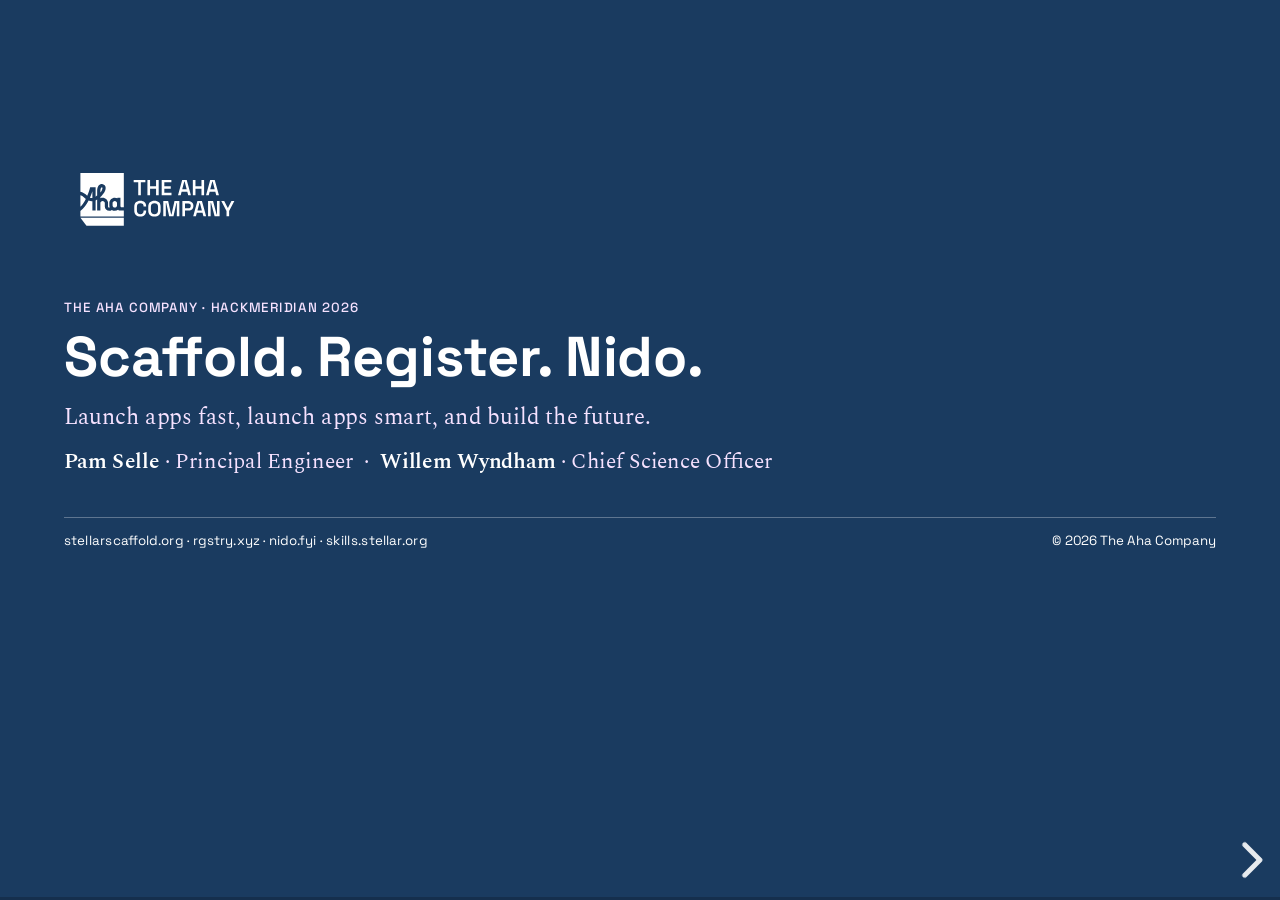
<file: hackmeridian-2026/intro.html>
<!doctype html>
<html lang="en">
<head>
  <meta charset="utf-8">
  <meta name="viewport" content="width=device-width, initial-scale=1">
  <title>Scaffold. Register. Nido.</title>
  <link rel="stylesheet" href="vendor/reveal.js/dist/reset.css">
  <link rel="stylesheet" href="vendor/reveal.js/dist/reveal.css">
  <link rel="stylesheet" href="vendor/reveal.js/dist/theme/white.css">
  <link rel="stylesheet" href="theme.css">
</head>
<body>
<div class="reveal"><div class="slides">

<!-- I1 · session title -->
<section class="navy" data-background-color="#1a3b60">
  <div class="cover">
    <img class="brand-logo" src="assets/aha-horizontallogo_white.svg" alt="The Aha Company">
    <div class="content">
      <p class="eyebrow">The Aha Company · HackMeridian 2026</p>
      <h1>Scaffold. Register. Nido.</h1>
      <p class="lead">Launch apps fast, launch apps smart, and build the future.</p>
      <p><b>Pam Selle</b> · Principal Engineer &nbsp;·&nbsp; <b>Willem Wyndham</b> · Chief Science Officer</p>
    </div>
    <div class="bottom"><span>stellarscaffold.org · rgstry.xyz · nido.fyi · skills.stellar.org</span><span>© 2026 The Aha Company</span></div>
  </div>
  <aside class="notes">
    <ul>
      <li>Welcome. We're The Aha Company: we built Stellar CLI before Soroban was born, and we build developer tools for Stellar.</li>
      <li>Three things today: launch apps fast with Stellar Scaffold, launch apps smart with Stellar Registry, and build the future with Nido, our passkey-based smart account wallet.</li>
    </ul>
    <p>About 15s.</p>
  </aside>
</section>

<!-- I2 · agenda -->
<section>
  <div class="agenda">
    <div>
      <p class="eyebrow">Agenda</p>
      <h2>What we'll cover</h2>
      <p class="lead">From the team that built Stellar CLI before Soroban was born.</p>
      <p class="small muted">HackMeridian 2026 · The Aha Company</p>
    </div>
    <ol>
      <li><span class="n">01</span><div><h3>Who we are</h3><p>The Aha Company and today's speakers</p></div></li>
      <li><span class="n">02</span><div><h3>Stellar Scaffold</h3><p>App bootstrap and config: from idea to working dApp, fast</p></div></li>
      <li><span class="n">03</span><div><h3>Stellar Registry</h3><p>Wasm and contract publishing and discovery</p></div></li>
      <li><span class="n">04</span><div><h3>Nido</h3><p>A passkey-based smart account wallet</p></div></li>
      <li><span class="n">05</span><div><h3>Your next step</h3><p>What to build next, then questions</p></div></li>
    </ol>
  </div>
  <aside class="notes">
    <ul>
      <li>Quick intro, then Scaffold, Registry, and Willem on Nido.</li>
      <li>We finish with one thing to do during the hackathon, then questions.</li>
      <li>Most of the commands we show are on the handouts, so no need to copy them down.</li>
    </ul>
    <p>About 20s.</p>
  </aside>
</section>

<!-- I3 · speakers -->
<section>
  <p class="eyebrow">Speakers</p>
  <h2>Who you'll hear from</h2>
  <div class="split speakers">
    <div>
      <h3>Pam Selle</h3>
      <p class="lead">Principal Engineer · The Aha Company</p>
      <p class="small">A technologist with over a decade in software engineering and leadership.
        Pam maintained Terraform Core as a Senior Software Engineer at HashiCorp, and before that
        worked on web properties and cloud infrastructure at Comcast. She has long organized
        events in the JavaScript and wider developer communities.</p>
    </div>
    <div>
      <h3>Willem Wyndham</h3>
      <p class="lead">Chief Science Officer · The Aha Company</p>
      <p class="small">Willem specialized in programming languages and computer security during
        his PhD at the University of Maryland, then left to join NEAR Protocol as a researcher
        focused on Rust and WebAssembly. As its Contract Runtime Engineer he worked deep inside
        blockchain execution environments and the security challenges that come with them.</p>
    </div>
  </div>
  <aside class="notes">
    <ul>
      <li>Introduce yourself: Principal Engineer at The Aha Company; before that, Terraform Core at HashiCorp and cloud infrastructure at Comcast.</li>
      <li>Say you're presenting both Scaffold and Registry today.</li>
      <li>Introduce Willem, our Chief Science Officer, who's presenting Nido.</li>
    </ul>
    <p>About 30s.</p>
  </aside>
</section>

</div></div>


<script src="vendor/reveal.js/dist/reveal.js"></script>
<script src="vendor/reveal.js/plugin/highlight/highlight.js"></script>
<script src="vendor/reveal.js/plugin/notes/notes.js"></script>
<script src="deck.js"></script>
</body>
</html>
</file>
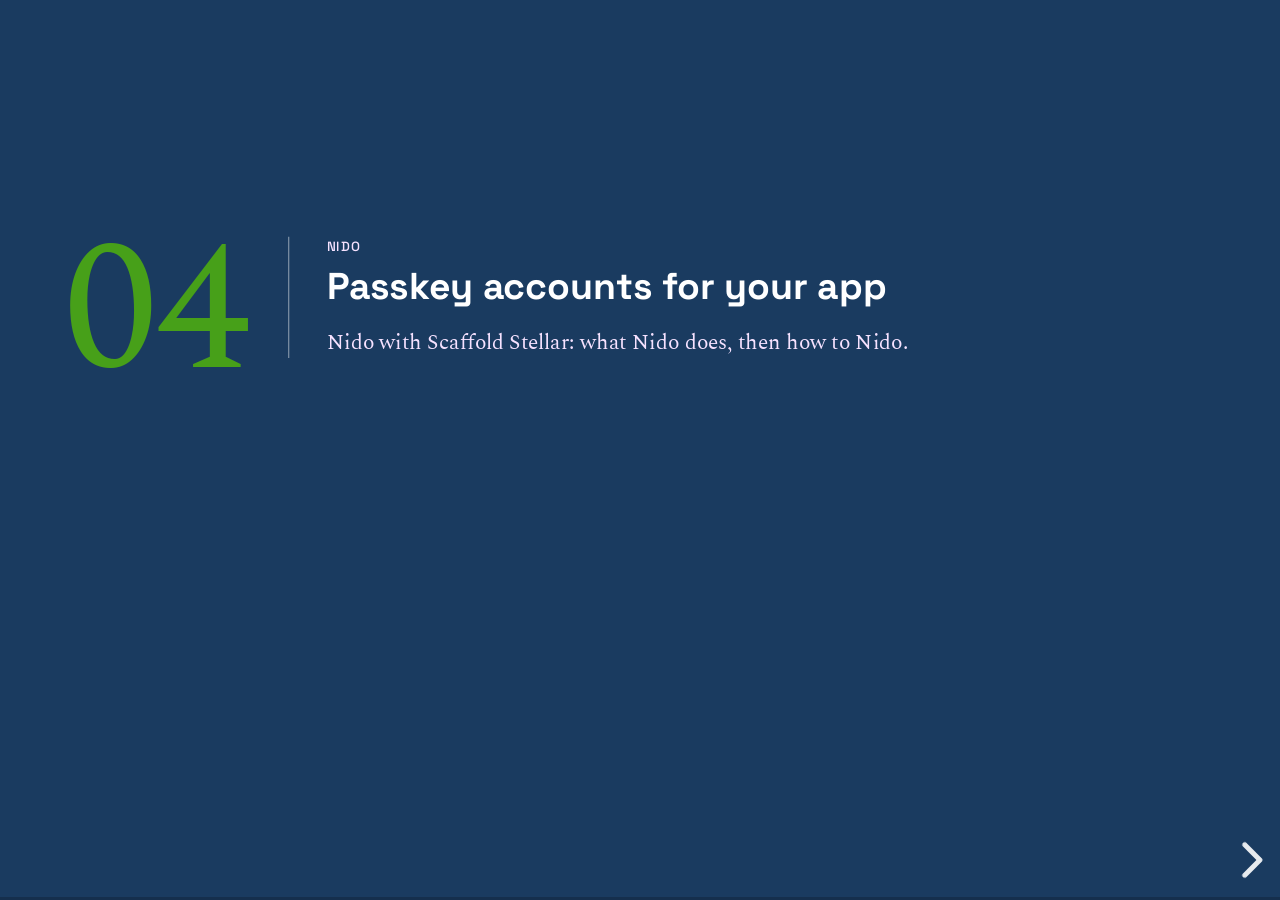
<file: hackmeridian-2026/nido.html>
<!doctype html>
<html lang="en">
<head>
  <meta charset="utf-8">
  <meta name="viewport" content="width=device-width, initial-scale=1">
  <title>Nido</title>
  <link rel="stylesheet" href="vendor/reveal.js/dist/reset.css">
  <link rel="stylesheet" href="vendor/reveal.js/dist/reveal.css">
  <link rel="stylesheet" href="vendor/reveal.js/dist/theme/white.css">
  <link rel="stylesheet" href="theme.css">
</head>
<body>
<div class="reveal"><div class="slides">

<!-- N1 · 0:00–0:30 -->
<section class="navy" data-background-color="#1a3b60">
  <div class="divider">
    <span class="numeral">04</span>
    <div class="text">
      <p class="eyebrow">Nido</p>
      <h2>Passkey accounts for your app</h2>
      <p>Nido with Scaffold Stellar: what Nido does, then how to Nido.</p>
    </div>
  </div>
  <aside class="notes">
    <ul>
      <li>I'm going to show you Nido: passkey accounts for your Stellar app.</li>
      <li>First what it does for your users and your app, then how to add it with the Scaffold Stellar template. Pam and I'll take questions at the end</li>
    </ul>
    <p>About 30s.</p>
    <p><em>Sources: github.com/nidohq/scaffold-template (NIDO.md, README.md), github.com/nidohq/scaffold-template/pull/10 (UX walkthrough), stellarscaffold.org/docs/community-templates</em></p>
  </aside>
</section>

<!-- N2 · 0:30–1:20 -->
<section>
  <p class="eyebrow">New to Stellar?</p>
  <h2>Stellar has two kinds of accounts</h2>
  <table class="compare">
    <thead>
      <tr>
        <th></th>
        <th>G-address · starts with G<br><code>GBO4H3WFMTNWZU5SJJSXXOW2ML26TEIQOY66MF2SYANVWAI4JY4YEIJP</code></th>
        <th class="hl">C-address · starts with C<br><code>CCH2FDKHAMKNT33JCF6NOOUDKZNFIKVOM2P5PMDI7D456LLI6VZSO732</code></th>
      </tr>
    </thead>
    <tbody>
      <tr><th>What it is</th><td>An account with keys</td><td class="hl">A contract</td></tr>
      <tr><th>Who can sign</th><td>One key, or up to 20 with weights and thresholds</td><td class="hl">Whatever its code allows: passkeys, a G-address, an app’s session key</td></tr>
      <tr><th>What it can limit</th><td>How many signatures an action needs</td><td class="hl">Which contracts, how much, until when</td></tr>
      <tr><th>Typical wallet</th><td>Extension and seed phrase</td><td class="hl">Nido: nothing to install</td></tr>
    </tbody>
  </table>
  <p class="label">Nido gives each of your users a C-address.</p>
  <aside class="notes">
    <ul>
      <li>If you're new to Stellar, one thing first: Stellar has two kinds of accounts.</li>
      <li>A G-address is an account with keys: one, or up to twenty with weights and thresholds. </li>
      <li>It require how many signatures an action needs, but not "this app may spend two XLM a day." The usual wallet is an extension and a seed phrase.</li>
      <li>A C-address is a contract. Its code decides who can sign and what they do. Which contracts it can call, how much they can spend, and until when.</li>
      <li>Nido gives each of your users a C-address, behind a passkey with the ability to add other kinds of keys </li>
    </ul>
    <p>About 50s.</p>
    <p><em>Sources: developers.stellar.org/docs/learn/fundamentals/transactions/signatures-multisig, developers.stellar.org/docs/build/guides/contract-accounts</em></p>
  </aside>
</section>

<!-- N3 · 1:20–2:05 -->
<section>
  <p class="eyebrow">The old way vs with Nido</p>
  <h2>Getting in</h2>
  <p class="small muted">Freighter screen: illustrative mock from the template walkthrough</p>
  <div class="split">
    <div>
      <div class="label">The old way: a wallet extension</div>
      <div class="with-shot">
        <img src="assets/nido-freighter-recovery.png" alt="Freighter asking the user to write down a 12-word recovery phrase" width="400">
        <ul class="small">
          <li>Install an extension</li>
          <li>Create a password</li>
          <li>Write down 12 words</li>
          <li>Switch the network</li>
          <li>Fund the account</li>
        </ul>
      </div>
    </div>
    <div>
      <div class="label">With Nido: one passkey</div>
      <div class="with-shot">
        <img src="assets/nido-passkey.png" alt="Nido's create-with-a-passkey screen" width="400">
        <ul class="small">
          <li>Face ID or a fingerprint</li>
          <li>Nothing to write down</li>
          <li>Nothing to install</li>
          <li>Or any key type, e.g. post-quantum</li>
          <li>Recovery: add a trusted friend to get back in</li>
        </ul>
      </div>
    </div>
  </div>
  <aside class="notes">
    <ul>
      <li>Here's what that changes, starting with getting in.</li>
      <li>The old way, a new user installs an extension, creates a password, writes down twelve words, switches network, and funds the account. Every step is a place people drop off.</li>
      <li>With Nido, it's one passkey: Face ID or a fingerprint. Nothing to write down, and on testnet the account arrives with  XLM.</li>
    </ul>
    <p>About 45s.</p>
  </aside>
</section>

<!-- N3a · 2:05–2:30 -->
<section>
  <p class="eyebrow">Never locked out</p>
  <h2>Recovery</h2>
  <div class="with-shot">
    <img class="big-shot" src="assets/nido-recovery.png" alt="Nido's recovery setup: what to protect against, who can help you back in, how many must approve, and timing">
    <div>
      <p>Off by default. Turn it on and choose:</p>
      <table class="compare">
        <tr><th>Protect against</th><td>A lost passkey, or a stolen one</td></tr>
        <tr><th>Who helps</th><td>Trusted friends, your recovery kit, or both</td></tr>
        <tr><th>How many</th><td>Friends who must approve</td></tr>
        <tr><th>Timing</th><td>Standard: wait 7 days, then 14 days to finish</td></tr>
      </table>
    </div>
  </div>
  <aside class="notes">
    <ul>
      <li>And if the user loses that passkey? Recovery is off until they turn it on.</li>
      <li>They choose: a lost or a stolen passkey; trusted friends, a recovery kit, or both; how many friends must approve. Then a wait: seven days, then fourteen to finish.</li>
    </ul>
    <p>About 25s.</p>
  </aside>
</section>

<!-- N4 · 2:30–3:15 -->
<section>
  <p class="eyebrow">The old way vs with Nido</p>
  <h2>Approve once, then no redirects</h2>
  <p class="small muted">Freighter screen: illustrative mock from the template walkthrough</p>
  <div class="split">
    <div>
      <div class="label">The old way: every signature goes to the wallet</div>
      <div class="with-shot">
        <img src="assets/nido-freighter-confirm.png" alt="Freighter asking the user to confirm a guess transaction" width="400">
        <div>
          <p class="stat">1</p>
          <p>trip to the wallet per guess, to read and confirm</p>
        </div>
      </div>
    </div>
    <div>
      <div class="label">With Nido: approve the app once</div>
      <p class="stat">0</p>
      <p>redirects per guess after that: the app’s session key signs</p>
      <p><span class="tag now">Approve in Nido · 1 passkey tap</span><span class="tag soon">Guess</span><span class="tag soon">Guess</span><span class="tag soon">Guess …</span></p>
    </div>
  </div>
  <aside class="notes">
    <ul>
      <li>Next, signing.</li>
      <li>With a classic wallet, every signature sends the user to the wallet to read and confirm. In Guess the Number, that's one trip per guess.</li>
      <li>With Nido, the user approves your app once, in Nido: one passkey tap for this sample. After that, signing never redirects: the app's session key signs each guess, and it just goes through.</li>
    </ul>
    <p>About 45s.</p>
  </aside>
</section>

<!-- N5 · 3:15–4:00 -->
<section>
  <p class="eyebrow">The old way vs with Nido</p>
  <h2>Limits</h2>
  <div class="split wide-right">
    <div>
      <div class="label">The old way: no limit</div>
      <p>The wallet signs whatever the user confirms. The only protection is reading every popup.</p>
    </div>
    <div>
      <div class="label">With Nido: a scoped key with a cap</div>
      <p>The user approves a key for your app, and sets how much it can spend.</p>
      <table class="compare">
        <tr><th>Spending cap</th><td>An amount per day, week or month</td></tr>
        <tr><th>Expiry</th><td>The key stops working after it</td></tr>
        <tr><th>Enforced by</th><td>The account, on chain</td></tr>
      </table>
      <p class="small">A call over the cap is refused before anything is sent.</p>
      <img class="shot" src="assets/nido-spend-cap.png" alt="Guess the Number refusing a guess at the 2 XLM a day cap: it cost nothing" width="1100">
    </div>
  </div>
  <aside class="notes">
    <ul>
      <li>And limits. A classic wallet signs whatever the user confirms, so the only protection is reading every popup.</li>
      <li>With Nido, the scoped key for your app carries a spending cap, an amount per day, week or month, and an expiry.</li>
      <li>The account enforces both, on chain. If your app, or anyone with its key, tries to spend past the cap, the call is refused before anything is sent.</li>
      <li>That's the screenshot: the game at its 2 XLM a day cap. The guess stopped before the device was asked, and it cost nothing.</li>
    </ul>
    <p>About 45s.</p>
  </aside>
</section>

<!-- N6 · 4:00–5:00 -->
<section data-background-color="#f6e2ff">
  <p class="eyebrow">Summary</p>
  <h2>What Nido gives you</h2>
  <p class="small muted">Built on OpenZeppelin’s Smart Account and Relayer foundations.</p>
  <div class="split">
    <div>
      <div class="label">For your users</div>
      <ol class="takeaways">
        <li><span class="n">1</span><p>No extension, no seed phrase</p></li>
        <li><span class="n">2</span><p>Approve an app once</p></li>
        <li><span class="n">3</span><p>Every approval has a cap and an expiry</p></li>
      </ol>
    </div>
    <div>
      <div class="label">For your app</div>
      <ol class="takeaways">
        <li><span class="n">1</span><p>Users signed in within a minute</p></li>
        <li><span class="n">2</span><p>Calls without having to use the main wallet</p></li>
        <li><span class="n">3</span><p>Limits enforced by the account, not your code</p></li>
      </ol>
    </div>
  </div>
  <aside class="notes">
    <ul>
      <li>So, what Nido gives you.</li>
      <li>For your users: no extension, no seed phrase. They approve an app once, and every approval has a cap and an expiry.</li>
      <li>For your app: users signed in within a minute, with test XLM. Calls without popups. And limits that the account enforces, so you don't have to write them yourself.</li>
      <li>That's the what. Now the how.</li>
    </ul>
    <p>About 1 min.</p>
  </aside>
</section>

<!-- N7 · 5:00–5:30 -->
<section>
  <p class="eyebrow">Part 2</p>
  <h2>How to Nido</h2>
  <p class="lead">The same Scaffold React app and Guess the Number sample. Three diffs.</p>
  <pre><code class="language-bash" data-trim data-line-numbers="1-2|3-4">
stellar scaffold init my-app \
    --template nidohq/scaffold-template
npm run tools:scaffold && npm ci && npm run doctor
npm run clients:testnet && npm run dev
  </code></pre>
  <p class="label">1 · Imports &nbsp;&nbsp; 2 · Ask for access &nbsp;&nbsp; 3 · Call for the user</p>
  <aside class="notes">
    <ul>
      <li>Start from the Nido template, a community template for Scaffold Stellar: stellar scaffold init, with nidohq slash scaffold-template.</li>
      <li>Install, run doctor, build the clients, start the dev server. Same Scaffold React app, same Guess the Number sample. Three diffs against the default template.</li>
    </ul>
    <p>About 30s.</p>
    <p><em>Sources: github.com/nidohq/scaffold-template (NIDO.md, README.md), github.com/nidohq/scaffold-template/pull/10 (UX walkthrough), stellarscaffold.org/docs/community-templates</em></p>
  </aside>
</section>

<!-- N8 · 5:30–6:05 -->
<section>
  <p class="eyebrow">Diff 1 of 3 · vs the React template</p>
  <h2>Imports</h2>
  <div class="split wide-left">
    <div>
      <div class="label">app/src/components/GuessTheNumber.tsx</div>
      <pre class="tight"><code class="language-diff" data-trim>
+import {
+  describe, isOverCap, submitCall,
+  xlmTokenId, type Grant,
+} from "@stellar-scaffold/app-lib"
 import { guessTheNumber } from
   "@stellar-scaffold/app-lib/clients"
 import { useState } from "react"
 import { useWallet } from "../hooks/useWallet"
+import { SessionGate } from "./SessionGate"
      </code></pre>
    </div>
    <div class="small">
      <p><code>submitCall</code><br>Sends a call for any wallet</p>
      <p><code>Grant</code>, <code>SessionGate</code><br>What the app asks the user for</p>
      <p><code>xlmTokenId</code><br>The token to put a cap on</p>
      <p><code>describe</code>, <code>isOverCap</code><br>Refusals as sentences</p>
    </div>
  </div>
  <p class="small muted">Nido’s wallet module is already in <code>app-lib/wallet.ts</code>. You don’t touch it.</p>
  <aside class="notes">
    <ul>
      <li>Diff one: the imports. submitCall sends a call for any wallet; Grant and SessionGate describe what your app asks for; xlmTokenId lets you cap XLM; describe and isOverCap turn refusals into sentences.</li>
      <li>Nido's wallet module is already wired into app-lib. You don't touch it.</li>
    </ul>
    <p>About 35s.</p>
  </aside>
</section>

<!-- N9 · 6:05–7:00 -->
<section>
  <p class="eyebrow">Diff 2 of 3 · vs the React template</p>
  <h2>Connect, then ask for access</h2>
  <div class="with-shot">
    <div>
      <div class="label">Connect · unchanged</div>
      <img src="assets/nido-wallet-picker.png" alt="The Connect Wallet picker with Nido listed first" width="460">
      <p class="small">Same <code>connectWallet()</code>. Nido is first in the picker.</p>
    </div>
    <div>
      <div class="label">GuessTheNumber.tsx</div>
      <pre class="dense"><code class="language-diff" data-trim>
+const grants: Grant[] = [
+  { target: guessTheNumber.options.contractId,
+    functions: ["guess"],
+    duration: "24h", label: "guess" },
+  { target: xlmTokenId,
+    functions: ["transfer"], duration: "24h",
+    limit: { amount: "2", period: "day" },
+    label: "guess-xlm" },
+]
 …
+&lt;SessionGate grants={grants} explain={…}&gt;
   &lt;form action={submitGuess}&gt;…&lt;/form&gt;
+&lt;/SessionGate&gt;
      </code></pre>
      <p class="small">One grant per contract the call touches. The user approves them once, in Nido.</p>
    </div>
  </div>
  <aside class="notes">
    <ul>
      <li>Diff two. Connecting doesn't change: same connectWallet, and Nido is first in the picker.</li>
      <li>What's new is grants, one per contract the call touches. A guess calls the game, and the game moves XLM, so two: the game's guess, and XLM transfer capped at two XLM a day. Both last twenty-four hours.</li>
      <li>Wrap the form in a SessionGate with those grants. The user approves them once, in Nido, and the gate opens.</li>
    </ul>
    <p>About 55s.</p>
  </aside>
</section>

<!-- N10 · 7:00–7:35 -->
<section>
  <p class="eyebrow">Diff 2 of 3 · what the user sees</p>
  <h2>The grants, in Nido</h2>
  <div class="with-shot">
    <img class="big-shot" src="assets/nido-grants.png" alt="Nido's approval page for a scoped session key with two rules">
    <div>
      <table class="compare">
        <thead><tr><th>In your code</th><th>On Nido’s page</th></tr></thead>
        <tbody>
          <tr><td><code>target: guessTheNumber</code></td><td>Rule 1 · <b>guess</b>: only <code>guess()</code> on the game</td></tr>
          <tr><td><code>target: xlmTokenId</code></td><td>Rule 2 · <b>guess-xlm</b>: only <code>transfer()</code>, and only to the game</td></tr>
          <tr><td><code>limit: 2 / day</code></td><td>The cap. The user can change it before approving.</td></tr>
          <tr><td><code>duration: "24h"</code></td><td>Expires at a ledger about 24 hours away</td></tr>
          <tr><td>your app’s key</td><td>The session key: the app holds it, and it signs every guess</td></tr>
        </tbody>
      </table>
      <p class="label">One passkey confirmation, and the SessionGate opens.</p>
    </div>
  </div>
  <aside class="notes">
    <ul>
      <li>This is Nido's approval page. Each grant becomes a rule: rule one, only guess on the game; rule two, only XLM transfer, and Nido narrows it to paying the game.</li>
      <li>Two XLM a day is the cap, which the user can change. Twenty-four hours becomes an expiry ledger. The app's key at the bottom is the session key that signs every guess.</li>
      <li>One passkey confirmation, and the gate opens.</li>
    </ul>
    <p>About 35s.</p>
    <p><em>Sources: github.com/nidohq/scaffold-template/pull/10 (UX walkthrough)</em></p>
  </aside>
</section>

<!-- N11 · 7:35–8:25 -->
<section>
  <p class="eyebrow">Diff 3 of 3 · vs the React template</p>
  <h2>Call for the user</h2>
  <div class="split wide-left">
    <div>
      <div class="label">GuessTheNumber.tsx · submitGuess</div>
      <pre class="tight"><code class="language-diff" data-trim>
-const tx = await guessTheNumber.guess(
-  { a_number: BigInt(guess), guesser: address },
-  { publicKey: address },
-)
-const { result } = await tx.signAndSend({ signTransaction })
+const { result, hash } = await submitCall(
+  address, (publicKey) =&gt;
+    guessTheNumber.guess(
+      { a_number: BigInt(guess), guesser: address },
+      { publicKey })
+)
      </code></pre>
    </div>
    <div>
      <h3>No new round-trip through Nido.</h3>
      <p class="small">The app’s session key signs each call itself, and the account checks it against the grants.</p>
      <p class="small muted">A classic G-address wallet still works: <code>submitCall</code> signs with it as before.</p>
      <img class="shot" src="assets/nido-passkey-signin.png" alt="1Password's Sign in with a passkey prompt for Nidohq" width="700">
    </div>
  </div>
  <aside class="notes">
    <ul>
      <li>Diff three. Before, you build the transaction with the user's address, then sign and send it with the wallet. That's the popup.</li>
      <li>After, it's one submitCall, with the address and a function that builds the same guess.</li>
      <li>No new round-trip through Nido: the app's session key signs each call, and the account checks it against the grants. A classic G-address wallet still signs the old way.</li>
      <li>The passkey still matters for sign-in: that's the 1Password prompt for the Guess the Number app.</li>
    </ul>
    <p>About 50s.</p>
  </aside>
</section>

<!-- N12 · 8:25–9:00 -->
<section>
  <p class="eyebrow">After approval · what your account enforces</p>
  <h2>Your policies, in plain words</h2>
  <div class="split wide-left">
    <div>
      <div class="label">Home: every policy change is in Recent activity</div>
      <img class="shot fill-shot" src="assets/nido-home.png" alt="Nido's home screen; Recent activity shows Updated policies, 2 rules added" width="900">
    </div>
    <div>
      <div class="label">Account policy: the document, verified</div>
      <img class="shot fill-shot" src="assets/nido-policy-document.png" alt="Nido's Account policy page: 3 rules installed, policy document verified against the on-chain hash, two signers and one admin key" width="560">
    </div>
  </div>
  <aside class="notes">
    <ul>
      <li>Once approved, the grants are rules on the account. Home shows "Updated policies, 2 rules added" in Recent activity.</li>
      <li>The Account policy page: 3 rules installed, the document verified against the hash on chain, and two signers: "admin", the user's passkey, with full authority, and "session", the app's key.</li>
    </ul>
    <p>About 35s.</p>
  </aside>
</section>

<!-- N13 · 9:00–10:00 -->
<section>
  <p class="eyebrow">Same policy, two views</p>
  <h2>What the user sees, what the account stores</h2>
  <p class="small muted">Amounts are in stroops, 10,000,000 to the XLM. The account stores this document’s hash on chain.</p>
  <div class="with-shot">
    <div>
      <div class="label">In Nido: the rule cards</div>
      <img class="match-code" src="assets/nido-policy-rules.png" alt="Nido's rule cards for guess and guess-xlm: session can call transfer on the XLM contract, up to 2 XLM per day" width="600">
    </div>
    <div>
      <div class="label">The raw Perch policy document</div>
      <pre class="dense"><code class="language-json" data-trim data-line-numbers="1-15|3-5,14|5-6|7|10">
{ "network": "Test SDF Network ; September 2015",
  "rules": [
    { "name": "admin", …, "scope": { "type": "self-admin" } },
    { "functions": ["guess"], "name": "guess", … },
    { "args": [{ "index": 1, "pred": {
        "address": "CBY4S4…ECYGUW", "type": "address-eq" } }],
      "cap": { "limit": "20000000", "period-ledgers": 17280 },
      "functions": ["transfer"],
      "name": "guess-xlm",
      "not-after-ledger": 5382692,
      "principals": { "signers": ["session"], "type": "all" },
      "scope": { "address": "CDLZFC…HGCYSC", "type": "contract" } }
  ],
  "signers": [{ "id": "admin", … }, { "id": "session", … }],
  "version": 1 }
      </code></pre>
    </div>
  </div>
  <aside class="notes">
    <ul>
      <li>The same policy both ways. On the left, Nido's card for guess-xlm: "session" can call transfer on the XLM contract, up to 2 XLM per day, until ledger 5382692.</li>
      <li>On the right, the raw Perch policy document, Perch being the policy language Nido accounts enforce. Click through: three rules, admin, guess and guess-xlm, and two signers, admin and session.</li>
      <li>guess-xlm in full. args: it can only pay the game. cap: 20,000,000 stroops is 2 XLM, and 17280 ledgers at about five seconds each is a day. not-after-ledger is the expiry.</li>
      <li>The account stores the document's hash on chain, so what you read here is exactly what it enforces.</li>
    </ul>
    <p>About 1 min.</p>
  </aside>
</section>

<!-- N15 · resources -->
<section>
  <p class="eyebrow">Keep building</p>
  <h2>Nido resources</h2>
  <div class="cards resource-cards">
    <div class="card"><h3>The template</h3><p>github.com/nidohq/scaffold-template</p></div>
    <div class="card"><h3>The guide</h3><p>NIDO.md, in the template</p></div>
    <div class="card"><h3>The sample app</h3><p>github.com/nidohq/guess-the-number</p></div>
    <div class="card"><h3>Try it live</h3><p>nidohq.github.io/guess-the-number</p></div>
    <div class="card"><h3>Nido</h3><p>github.com/nidohq/nido</p></div>
    <div class="card"><h3>Under the hood</h3><p>github.com/stellar-registry/perch<br>OpenZeppelin stellar-contracts</p></div>
  </div>
  <aside class="notes">
    <ul>
      <li>Everything you need to add Nido: the template, the guide in it, the Guess the Number sample app, and a live version you can try right now.</li>
      <li>For anyone who wants to go deeper: Nido itself, Perch, the policy language Nido accounts enforce, and OpenZeppelin's stellar contracts underneath it.</li>
      <li>We'll take questions together at the end.</li>
    </ul>
    <p>About 30s.</p>
  </aside>
</section>

</div></div>


<script src="vendor/reveal.js/dist/reveal.js"></script>
<script src="vendor/reveal.js/plugin/highlight/highlight.js"></script>
<script src="vendor/reveal.js/plugin/notes/notes.js"></script>
<script src="deck.js"></script>
</body>
</html>
</file>
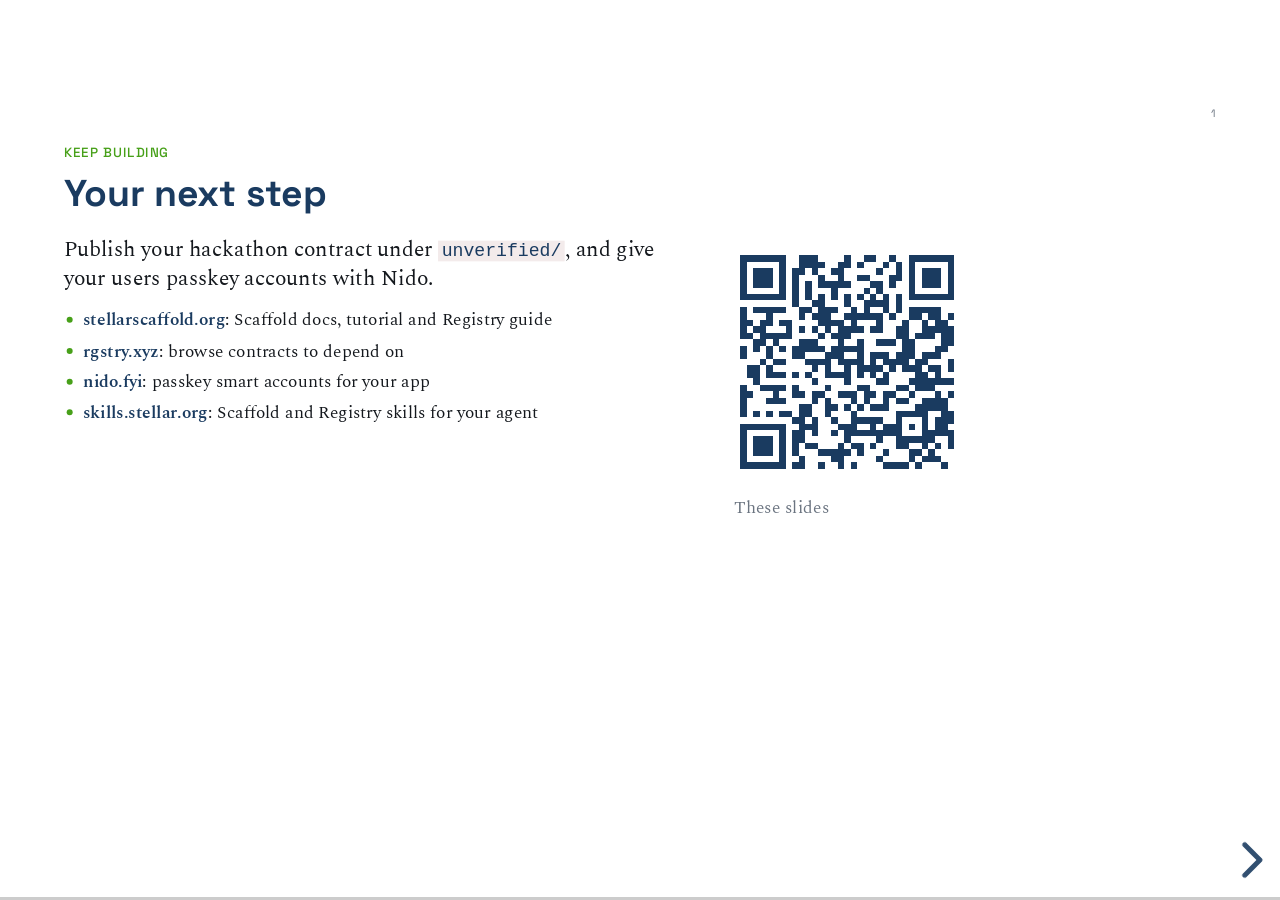
<file: hackmeridian-2026/outro.html>
<!doctype html>
<html lang="en">
<head>
  <meta charset="utf-8">
  <meta name="viewport" content="width=device-width, initial-scale=1">
  <title>HackMeridian 2026: next steps</title>
  <link rel="stylesheet" href="vendor/reveal.js/dist/reset.css">
  <link rel="stylesheet" href="vendor/reveal.js/dist/reveal.css">
  <link rel="stylesheet" href="vendor/reveal.js/dist/theme/white.css">
  <link rel="stylesheet" href="theme.css">
</head>
<body>
<div class="reveal"><div class="slides">

<!-- O1 · your next step -->
<section>
  <p class="eyebrow">Keep building</p>
  <h2>Your next step</h2>
  <div class="split wide-left">
    <div>
      <p>Publish your hackathon contract under <code>unverified/</code>, and give your users passkey accounts with Nido.</p>
      <ul class="small">
        <li><strong>stellarscaffold.org</strong>: Scaffold docs, tutorial and Registry guide</li>
        <li><strong>rgstry.xyz</strong>: browse contracts to depend on</li>
        <li><strong>nido.fyi</strong>: passkey smart accounts for your app</li>
        <li><strong>skills.stellar.org</strong>: Scaffold and Registry skills for your agent</li>
      </ul>
    </div>
    <div>
      <img src="assets/qr-deck.svg" alt="QR code for these slides" width="340">
      <p class="small muted">These slides</p>
    </div>
  </div>
  <aside class="notes">
    <ul>
      <li>Two things to do during the hackathon: publish your contract under unverified/ so others can build on it, and give your users passkey accounts with Nido.</li>
      <li>Point at the four links, and at the QR code: it opens these slides.</li>
    </ul>
    <p>About 30s.</p>
  </aside>
</section>

<!-- O2 · thank you -->
<section class="navy" data-background-color="#1a3b60">
  <div class="closing">
    <img class="brand-logo" src="assets/aha-horizontallogo_white.svg" alt="The Aha Company">
    <div class="row">
      <div>
        <p class="eyebrow">HackMeridian 2026</p>
        <h1>Thank you. Questions?</h1>
        <p>Pam Selle · Willem Wyndham</p>
        <p>theaha.co · github.com/theahaco/talks</p>
      </div>
      <div class="qr"><img src="assets/qr-deck.svg" alt="QR code for these slides"><p>These slides</p></div>
    </div>
  </div>
  <aside class="notes">
    <ul>
      <li>Thank everyone.</li>
      <li>Point at the QR code for the slides, and take questions.</li>
    </ul>
    <p><em>Likely Nido questions:</em></p>
    <ul>
      <li>Mainnet? Hosted Nido is testnet-only today.</li>
      <li>Who pays fees? Nido's relayer pays for account creation and grants. The app's session key pays each call's fee; on testnet Friendbot funds it, on mainnet the app would have to.</li>
      <li>Where does the session key live? In the browser's localStorage for the app's origin. It never holds the user's funds; whoever reads it can spend at most the cap until the grants expire.</li>
      <li>Revoking? Not in Nido yet; grants end at their expiry.</li>
      <li>Why only one confirmation for two grants? One approval installs the session key plus all its rules, both grants, at once.</li>
    </ul>
    <p><em>Nido sources: github.com/nidohq/scaffold-template (NIDO.md, README.md), github.com/nidohq/scaffold-template/pull/10 (UX walkthrough), stellarscaffold.org/docs/community-templates</em></p>
  </aside>
</section>

</div></div>


<script src="vendor/reveal.js/dist/reveal.js"></script>
<script src="vendor/reveal.js/plugin/highlight/highlight.js"></script>
<script src="vendor/reveal.js/plugin/notes/notes.js"></script>
<script src="deck.js"></script>
</body>
</html>
</file>
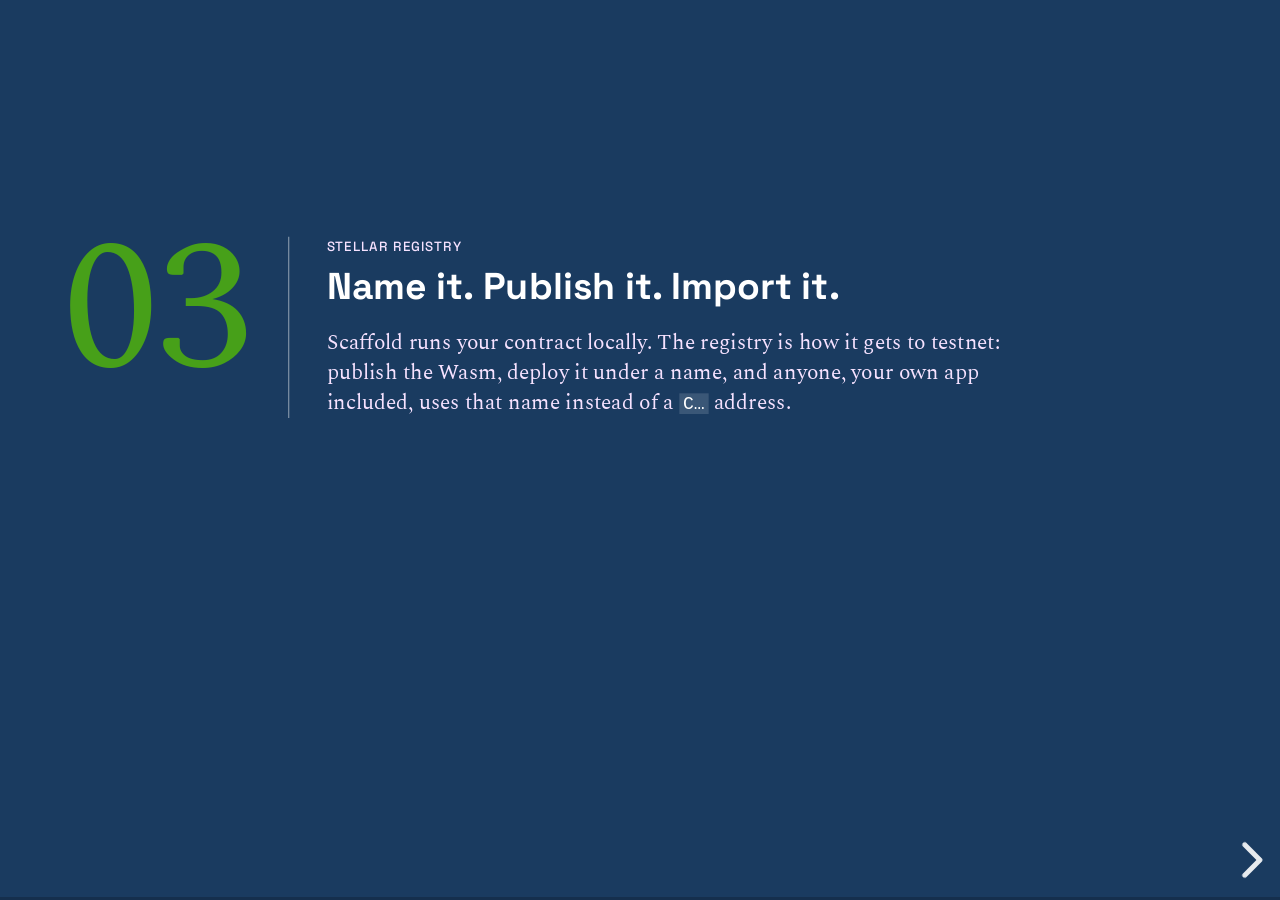
<file: hackmeridian-2026/registry.html>
<!doctype html>
<html lang="en">
<head>
  <meta charset="utf-8">
  <meta name="viewport" content="width=device-width, initial-scale=1">
  <title>Stellar Registry</title>
  <link rel="stylesheet" href="vendor/reveal.js/dist/reset.css">
  <link rel="stylesheet" href="vendor/reveal.js/dist/reveal.css">
  <link rel="stylesheet" href="vendor/reveal.js/dist/theme/white.css">
  <link rel="stylesheet" href="theme.css">
</head>
<body>
<div class="reveal"><div class="slides">

<!-- R1 · 7:00–7:45 · answers Scaffold's handoff question -->
<section class="navy" data-background-color="#1a3b60">
  <div class="divider">
    <span class="numeral">03</span>
    <div class="text">
      <p class="eyebrow">Stellar Registry</p>
      <h2>Name it. Publish it. Import it.</h2>
      <p>Scaffold runs your contract locally. The registry is how it gets to testnet: publish
        the Wasm, deploy it under a name, and anyone, your own app included, uses that name
        instead of a <code>C…</code> address.</p>
    </div>
  </div>
  <aside class="notes">
    <ul>
      <li>Answer the question: Scaffold runs your contract locally; getting it onto testnet under a name is Registry's job.</li>
      <li>And once it has a name, anyone can find it. You use other people's contracts by name the same way, with no copied addresses.</li>
    </ul>
    <p>About 40s.</p>
  </aside>
</section>

<!-- RB · the big idea -->
<section data-background-color="#f6e2ff">
  <p class="eyebrow">The big idea</p>
  <div class="quote"><p>Give your contract a name, not an address.
    Ship it to testnet, and let anyone use it by that name.</p></div>
  <aside class="notes">
    <ul>
      <li>Read the line out.</li>
      <li>A name instead of a C… address: the same name works on every network, and nothing gets pasted into your frontend.</li>
    </ul>
    <p>About 10s.</p>
  </aside>
</section>

<!-- R2 · 7:45–8:45 -->
<section>
  <h2>Three things to remember</h2>
  <div class="cards">
    <div class="card fragment">
      <h3>Wasm <span>= published code</span></h3>
      <p>Reusable contract code under a name and a semantic version. Only its author can publish new versions.</p>
      <p class="muted">unverified/guess-the-number@1.0.0</p>
    </div>
    <div class="card fragment">
      <h3>Contract <span>= deployed instance</span></h3>
      <p>A live contract registered by name. The name resolves to its <code>C…</code> address.</p>
      <p class="muted">No version: it's one address.</p>
    </div>
    <div class="card fragment">
      <h3>unverified/ <span>= open to all</span></h3>
      <p>Anyone can publish here, no approval. Bare names on the main registry need a manager's OK.</p>
      <p class="muted">Use this!</p>
    </div>
  </div>
  <aside class="notes">
    <ul>
      <li>Wasm: published code, under a name and a version. Only its author can publish new versions.</li>
      <li>Contract: a deployed instance. The name points to one address, so it has no version.</li>
      <li>unverified/: the open channel, no approval needed. Use this!</li>
      <li>Forgetting unverified/ is the most common error, so say it twice.</li>
    </ul>
    <p>About 1 min.</p>
  </aside>
</section>

<!-- R3 · 8:45–10:30 · payoff for Scaffold's "next talk" lines -->
<section>
  <h2>Ship to testnet by name</h2>
  <pre class="tight"><code class="language-bash" data-trim data-line-numbers="1-2|4-6|8-11|13">
stellar keys fund me --network testnet
stellar keys use me

stellar registry publish \
  --wasm target/stellar/testnet/guess_the_number.wasm \
  --wasm-name unverified/guess-the-number --binver 1.0.0

stellar registry deploy \
  --contract-name unverified/guess-the-number \
  --wasm-name unverified/guess-the-number --version 1.0.0 \
  -- --admin me                        # constructor args after --

stellar registry fetch-contract-id unverified/guess-the-number   # C… for scaffold.yml
  </code></pre>
  <p class="small muted">The Wasm is what <code>stellar scaffold build --compile-only</code> wrote with
    <code>STELLAR_NETWORK=testnet</code>. Add <code>--dry-run</code> to preview any write.</p>
  <aside class="notes">
    <ul>
      <li>Click through the highlights:</li>
      <li>Fund your testnet account and make it the default.</li>
      <li>Publish the Wasm Scaffold compiled, under a name and a version.</li>
      <li>Deploy a named contract from it. Constructor arguments go after the --.</li>
      <li>fetch-contract-id gives you the C… address you'll put in scaffold.yml.</li>
      <li>Mention --dry-run to preview any write, and create-alias to call the contract by name from the CLI.</li>
    </ul>
    <p>About 1:45.</p>
  </aside>
</section>

<!-- RR · root and sub-registries -->
<section>
  <p class="eyebrow">How names are organised</p>
  <h2>One root registry, many sub-registries</h2>
  <div class="split wide-left">
    <pre class="tight"><code class="language-plaintext" data-trim>
registry          root: bare names, manager-approved
├── unverified/   open to anyone: use this!
├── oz/           OpenZeppelin Wasms, ready to deploy
├── circle/       circle/usdc
├── soroswap/     soroswap/router, soroswap/factory
├── blend/        blend/pool-factory-v2, …
└── defindex/     defindex/xlm-vault, …
    </code></pre>
    <div>
      <p class="small">A sub-registry is its own registry contract with its own rules, registered
        by name in the root. Names read <code>&lt;sub-registry&gt;/&lt;name&gt;</code>.</p>
      <p class="small">Sub-registries group related contracts under one prefix, like
        <code>soroswap/router</code> and <code>soroswap/factory</code>.</p>
    </div>
  </div>
  <p class="small muted">Browse them all at rgstry.xyz under Contracts.</p>
  <aside class="notes">
    <ul>
      <li>Every name so far started with unverified/. That's a sub-registry: the open one.</li>
      <li>The root registry holds bare names, like registry itself, and those need a manager's approval.</li>
      <li>Other sub-registries group related contracts: oz for OpenZeppelin Wasms, circle/usdc, soroswap's router and factory, blend, defindex.</li>
      <li>All of them are browsable at rgstry.xyz under Contracts.</li>
    </ul>
    <p>About 45s.</p>
  </aside>
</section>

<!-- RO · OpenZeppelin Wasms -->
<section>
  <p class="eyebrow">Start from OpenZeppelin</p>
  <h2>Deploy OpenZeppelin contracts straight from <code>oz/</code></h2>
  <pre class="tight"><code class="language-bash" data-trim data-line-numbers="1-3|4">
stellar registry deploy \
  --contract-name unverified/my-token \
  --wasm-name oz/ft-standard \
  -- --name "My Token" --symbol MTK --decimals 7 --owner me --initial_supply 1000000
  </code></pre>
  <p class="small">30+ pre-built combinations of OpenZeppelin Stellar Contracts, on testnet and
    mainnet: <code>ft-standard</code>, <code>ft-capped</code>, <code>ft-pausable</code>,
    <code>ft-allowlist</code>, <code>ft-votes</code>, <code>ft-vault</code>,
    <code>nft-standard</code>, <code>nft-royalties</code>, <code>nft-enumerable</code>, …</p>
  <p class="small muted">Your name, their Wasm: deploy into <code>unverified/</code> from any sub-registry. Want to edit the source instead? <code>stellar scaffold generate contract --from oz/…</code></p>
  <aside class="notes">
    <ul>
      <li>Need a token or an NFT? Don't write one.</li>
      <li>oz/ has more than 30 prebuilt OpenZeppelin combinations on testnet and mainnet: fungible tokens with caps, pausing, allowlists or voting; NFTs with royalties or enumeration; vaults.</li>
      <li>Deploy one under your own unverified/ name. Constructor args go after --, and deploy … -- --help lists them.</li>
      <li>Want to change the source? Use Scaffold's generate --from oz/… instead.</li>
    </ul>
    <p>About 45s.</p>
    <p><em>Prep: in a dry run on 2026-10-24, deploying oz/ft-standard failed with TxMalformed (0.7.2 and 0.6.0). Re-check before the talk.</em></p>
  </aside>
</section>

<!-- R4 · 10:30–12:00 -->
<section>
  <h2>Point scaffold.yml at it</h2>
  <div class="split">
    <div>
      <div class="label">Today <span class="tag now">works now</span></div>
      <pre class="tight"><code class="language-yaml" data-trim data-line-numbers="4-7|5-7">
contracts:
  guess-the-number:
    networks:
      local:              # built from contracts/
      testnet:
        type: contract    # already deployed: fetch it
        source: C...      # from fetch-contract-id
      </code></pre>
    </div>
    <div class="fragment">
      <div class="label">By name <span class="tag soon">coming soon</span></div>
      <pre class="tight"><code class="language-yaml" data-trim data-line-numbers="5-7">
contracts:
  guess-the-number:
    networks:
      local:              # built from contracts/
      testnet:
        type: registry    # resolve the name
        source: unverified/guess-the-number
      </code></pre>
      <p class="small muted">Tracked in stellar-scaffold/cli#617.</p>
    </div>
  </div>
  <p class="small">Then <code>stellar scaffold build --network testnet</code> regenerates the typed
    <code>guessTheNumber</code> client against testnet. Same for anyone else's contract.</p>
  <aside class="notes">
    <ul>
      <li>This is the entry from Scaffold's ship slide, filled in.</li>
      <li>local still builds from contracts/. testnet points at the deployed contract, by the C… address from fetch-contract-id.</li>
      <li>Coming soon: put the registry name straight into scaffold.yml.</li>
      <li>The same pattern works for anyone else's contract.</li>
    </ul>
    <p>About 1:30.</p>
    <p><em>Prep: If stellar-scaffold/cli#617 (type: registry) ships before the event, drop the Today column.</em></p>
  </aside>
</section>

<!-- RC · case study -->
<section>
  <p class="eyebrow">Case study</p>
  <h2>guess-the-number, local to testnet</h2>
  <div class="split wide-left">
    <ul class="case-steps">
      <li><strong>01. Context:</strong> it works locally with Scaffold; putting it on testnet under a name is the registry's job.</li>
      <li><strong>02. Decision:</strong> publish the Wasm and deploy it as <code>unverified/guess-the-number</code>.</li>
      <li><strong>03. Result:</strong> testnet has a named contract, scaffold.yml points at it, and the app gets a typed client.</li>
    </ul>
    <img src="assets/explorer-testnet-contracts.png" alt="Named contracts on testnet.rgstry.xyz" width="820">
  </div>
  <aside class="notes">
    <ul>
      <li>Pull it together with guess-the-number:</li>
      <li>It worked locally with Scaffold. We published and deployed it under unverified/. Now testnet has a named contract, scaffold.yml points at it, and the app has a typed client.</li>
      <li>The screenshot is testnet.rgstry.xyz: every named contract on testnet, including other teams' that you can build on.</li>
    </ul>
    <p>About 45s.</p>
  </aside>
</section>

<!-- R5 · 12:00–13:15 -->
<section>
  <h2>Call any named contract from Rust</h2>
  <p class="small">You already have: guess-the-number pays out with
    <code>stellar_registry::import_asset!("xlm")</code>.</p>
  <pre><code class="language-rust" data-trim data-line-numbers="1-2|4">
let game = stellar_registry::import_contract!(
    env, "unverified/guess-the-number");   // typed client, no address in source

let won = game.guess(&5, &player);
  </code></pre>
  <pre><code class="language-bash" data-trim>
STELLAR_NETWORK=testnet stellar scaffold build   # names resolve at build time
  </code></pre>
  <p class="small muted">Defaults to <code>local</code>, and switching networks rebuilds automatically. Assets like <code>xlm</code> resolve at runtime, so one Wasm works on any network. Contract names resolve at build time: after a redeploy, <code>cargo clean</code> and rebuild.</p>
  <aside class="notes">
    <ul>
      <li>You've already used the registry: the template's guess-the-number imports XLM with import_asset!.</li>
      <li>import_contract! turns any registered name into a typed client, with no address in your source.</li>
      <li>Build with STELLAR_NETWORK set, inline or in a .env file.</li>
      <li>Asset imports like xlm resolve at runtime, so one Wasm works on any network. Named contracts resolve at build time, so after a redeploy, cargo clean and rebuild.</li>
    </ul>
    <p>About 1:15.</p>
    <p><em>Prep: Short on time: show only the import_contract! line.</em></p>
  </aside>
</section>

<!-- RK · key takeaways -->
<section data-background-color="#f6e2ff">
  <p class="eyebrow">Key takeaways</p>
  <h2>What to take away</h2>
  <ol class="takeaways">
    <li><span class="n">1</span><p>Name it.<span>Publish under <code>unverified/</code>. Anyone can, with no approval.</span></p></li>
    <li><span class="n">2</span><p>Ship it.<span>Publish and deploy with the registry: that's how you reach testnet.</span></p></li>
    <li><span class="n">3</span><p>Use it.<span>Point scaffold.yml or <code>import_contract!</code> at a name, never a copied address.</span></p></li>
  </ol>
  <aside class="notes">
    <ul>
      <li>Recap the three: name it under unverified/, ship it to testnet with the registry, use contracts by name instead of copied addresses.</li>
    </ul>
    <p>About 30s.</p>
  </aside>
</section>

<!-- R7 · 13:45–14:30 -->
<section>
  <h2>Registry survival kit</h2>
  <ul>
    <li>Auth failure on publish? You used a bare name. Add <code>unverified/</code></li>
    <li><code>Error(Contract, #5)</code>: that contract name is taken. <code>#8</code>: publish a higher <code>--binver</code></li>
    <li>Macro can't find a contract? <code>STELLAR_NETWORK</code> wasn't set at build time</li>
    <li><code>deploy … -- --help</code> prints the constructor's arguments</li>
    <li>Teach your agent: Registry skill at <strong>skills.stellar.org</strong></li>
  </ul>
  <aside class="notes">
    <ul>
      <li>The errors people will actually hit:</li>
      <li>Auth failure on publish: you used a bare name, so add unverified/.</li>
      <li>Error #5: that contract name is taken. Error #8: publish a higher --binver.</li>
      <li>Macro can't find a contract: STELLAR_NETWORK wasn't set when you built.</li>
      <li>deploy … -- --help prints a contract's constructor arguments, and skills.stellar.org has the Registry skill for your coding agent.</li>
    </ul>
    <p>About 45s.</p>
  </aside>
</section>

</div></div>


<script src="vendor/reveal.js/dist/reveal.js"></script>
<script src="vendor/reveal.js/plugin/highlight/highlight.js"></script>
<script src="vendor/reveal.js/plugin/notes/notes.js"></script>
<script src="deck.js"></script>
</body>
</html>
</file>
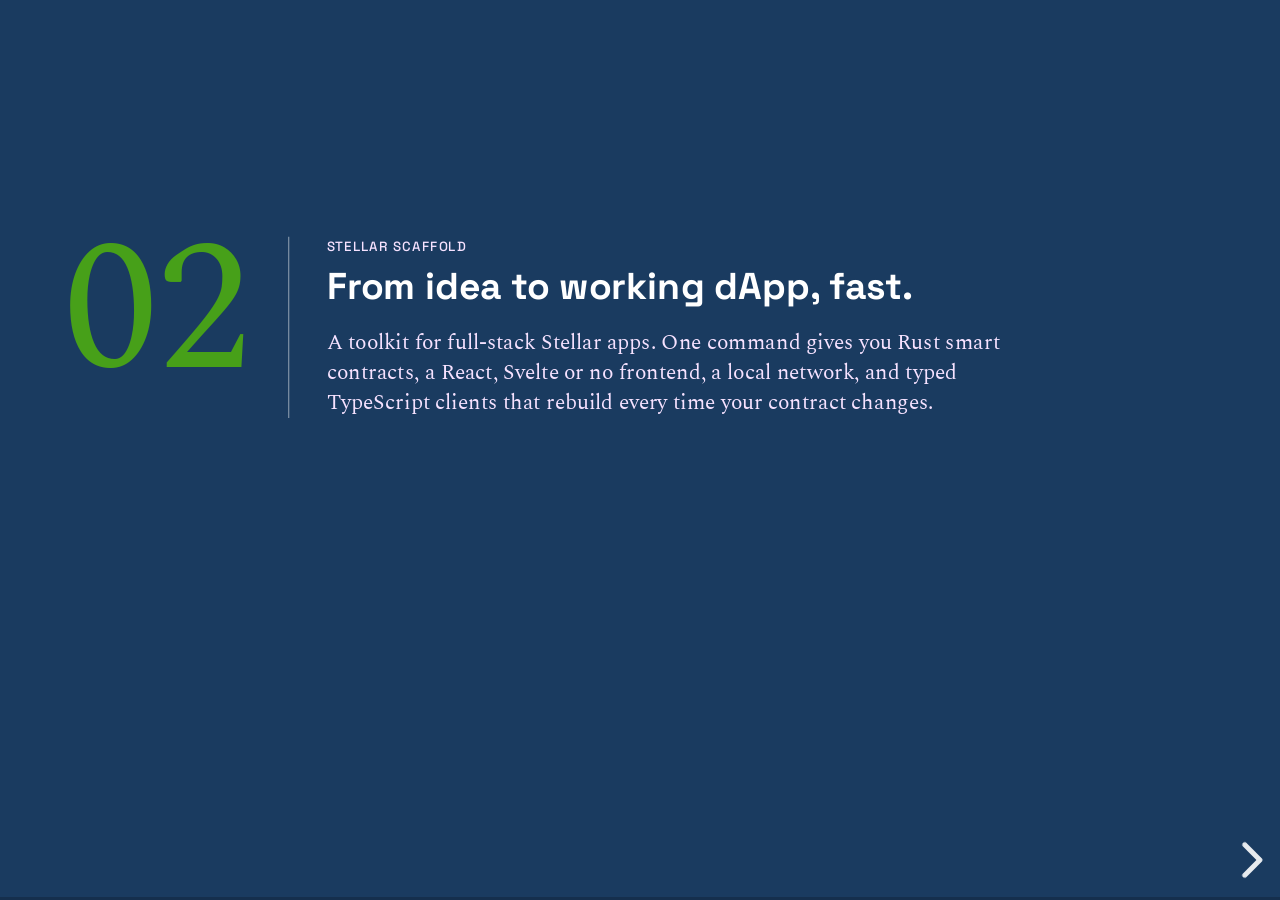
<file: hackmeridian-2026/scaffold.html>
<!doctype html>
<html lang="en">
<head>
  <meta charset="utf-8">
  <meta name="viewport" content="width=device-width, initial-scale=1">
  <title>Stellar Scaffold</title>
  <link rel="stylesheet" href="vendor/reveal.js/dist/reset.css">
  <link rel="stylesheet" href="vendor/reveal.js/dist/reveal.css">
  <link rel="stylesheet" href="vendor/reveal.js/dist/theme/white.css">
  <link rel="stylesheet" href="theme.css">
</head>
<body>
<div class="reveal"><div class="slides">

<!-- 1 · 0:00–0:30 -->
<section class="navy" data-background-color="#1a3b60">
  <div class="divider">
    <span class="numeral">02</span>
    <div class="text">
      <p class="eyebrow">Stellar Scaffold</p>
      <h2>From idea to working dApp, fast.</h2>
      <p>A toolkit for full-stack Stellar apps. One command gives you Rust smart contracts,
        a React, Svelte or no frontend, a local network, and typed TypeScript clients that rebuild
        every time your contract changes.</p>
    </div>
  </div>
  <aside class="notes">
    <ul>
      <li>Scaffold is a toolkit for full-stack Stellar apps.</li>
      <li>One command gives you Rust smart contracts, a frontend, a local network, and typed TypeScript clients that rebuild whenever your contract changes.</li>
    </ul>
    <p>About 20s.</p>
  </aside>
</section>

<!-- SB · the big idea -->
<section data-background-color="#f6e2ff">
  <p class="eyebrow">The big idea</p>
  <div class="quote"><p>Every save rebuilds, redeploys and regenerates your typed client.
    Spend HackMeridian on your app, not the plumbing.</p></div>
  <aside class="notes">
    <ul>
      <li>Read the line out.</li>
      <li>The point: you shouldn't spend the hackathon wiring up builds, deploys and bindings.</li>
    </ul>
    <p>About 10s.</p>
  </aside>
</section>

<!-- 2 · 0:30–1:00 -->
<section>
  <h2>The hackathon problem</h2>
  <ul>
    <li class="fragment">Build Rust → Wasm</li>
    <li class="fragment">Deploy, copy the contract ID</li>
    <li class="fragment">Generate bindings, paste the ID into the frontend</li>
    <li class="fragment">Wire up a wallet and network config</li>
    <li class="fragment"><strong>…then change one function and do it all again</strong></li>
  </ul>
  <aside class="notes">
    <ul>
      <li>Click through the list as it builds: compile Rust to Wasm, deploy and copy the contract ID, generate bindings and paste the ID into the frontend, wire up a wallet.</li>
      <li>Land the last line: change one function and you do it all again.</li>
      <li>This plumbing can eat your whole first day. Scaffold turns it into one loop.</li>
    </ul>
    <p>About 30s.</p>
  </aside>
</section>

<!-- 3 · 1:00–1:45 -->
<section>
  <h2>Three things to remember</h2>
  <div class="cards">
    <div class="card fragment">
      <h3>scaffold.yml <span>= your dependencies</span></h3>
      <p>Your app's contract dependencies, per network: what they are and where to get them.</p>
      <p class="muted">Secrets and machine settings go in .env.</p>
    </div>
    <div class="card fragment">
      <h3>app-lib/clients <span>= generated</span></h3>
      <p>A typed client per contract, per network, regenerated on every build and gitignored. Import by name; never paste an address.</p>
      <p class="muted">Don't edit it: wrap clients under app/.</p>
    </div>
    <div class="card fragment">
      <h3>npm run dev <span>= the loop</span></h3>
      <p>Save a contract and it rebuilds, redeploys on the local network, and regenerates its client.</p>
      <p class="muted">App runs at localhost:5173.</p>
    </div>
  </div>
  <aside class="notes">
    <ul>
      <li>scaffold.yml: one file listing your contracts and where each one lives, per network. Secrets stay in .env.</li>
      <li>app-lib/clients: a typed client per contract, regenerated on every build. Import it by name; don't edit it.</li>
      <li>npm run dev: the loop. Save a contract and it rebuilds, redeploys locally and regenerates its client.</li>
      <li>If they remember nothing else from Scaffold, it's these three.</li>
    </ul>
    <p>About 45s.</p>
  </aside>
</section>

<!-- 4 · 1:45–2:25 -->
<section>
  <h2>Set up and start a project</h2>
  <div class="split wide-left">
    <pre><code class="language-bash" data-trim data-line-numbers="1-2|3|4|5">
cargo binstall stellar-scaffold-cli stellar-registry-cli
# no binstall? cargo install --locked (builds from source)
stellar scaffold doctor   # checks your setup
stellar scaffold init my-app   # react, svelte or none
cd my-app && npm install && npm run dev
    </code></pre>
    <pre class="tight"><code class="language-plaintext" data-trim>
my-app/
├── contracts/     Rust → Wasm
├── app/           your frontend
├── app-lib/       wallet, network
│   └── clients/   generated
└── scaffold.yml   dependencies
    </code></pre>
  </div>
  <div class="split wide-left">
    <div>
      <div class="label"><code>init</code> asks which frontend you want</div>
      <pre class="tight"><code class="language-plaintext" data-trim>
$ stellar scaffold init my-app
Creating new Stellar project in ./my-app
? Pick a framework ›
❯ react
  svelte
  none (no frontend)
      </code></pre>
    </div>
    <p class="small muted">Needs Rust, Node, the Stellar CLI, and Docker. Scaffold and Registry install together as <code>stellar</code> plugins.</p>
  </div>
  <aside class="notes">
    <ul>
      <li>Install both CLIs. cargo binstall downloads prebuilt binaries, so it's much faster than cargo install, which compiles from source.</li>
      <li>doctor checks your toolchain and tells you what's missing. Run it again inside the project for the full check, including Node and Docker.</li>
      <li>init asks which frontend you want: react, svelte or none. Then npm install and npm run dev.</li>
      <li>Point at the tree: contracts/ for Rust, app/ for your frontend, app-lib/clients is generated, scaffold.yml lists your contracts.</li>
      <li>Tip for scripts: skip the prompts with --template, -p (package manager) and -y.</li>
    </ul>
    <p>About 45s.</p>
  </aside>
</section>

<!-- 5 · 2:25–3:05 · frontends -->
<section>
  <h2>Your frontend: React, Svelte or none</h2>
  <p class="small">Pick <code>react</code>, <code>svelte</code> or <code>none</code> at <code>init</code>. The React and Svelte templates ship wallet connect, network switching, and a
    working <code>GuessTheNumber</code> component, all using the same generated clients: <code>import { guessTheNumber } from "@stellar-scaffold/app-lib/clients"</code>.</p>
  <p class="small muted">Only need contracts? <code>stellar scaffold init my-app --template none</code> (or pick <em>none</em>) skips the frontend entirely: no <code>app/</code>, <code>app-lib</code> or generated clients.</p>
  <div class="split">
    <div>
      <div class="label">React · GuessTheNumber.tsx</div>
      <pre class="tight"><code class="language-ts" data-trim>
const { address, signTransaction } =
  useWallet()
const tx = await guessTheNumber.guess(
  { a_number: 5n, guesser: address },
  { publicKey: address },
)
await tx.signAndSend({ signTransaction })
      </code></pre>
    </div>
    <div>
      <div class="label">Svelte · GuessTheNumber.svelte</div>
      <pre class="tight"><code class="language-ts" data-trim>
import { address, signTransaction }
  from "../stores/wallet"

const tx = await guessTheNumber.guess(
  { a_number: 5n, guesser: $address },
  { publicKey: $address },
)
await tx.signAndSend({ signTransaction })
      </code></pre>
    </div>
  </div>
  <aside class="notes">
    <ul>
      <li>Both templates ship wallet connect, network switching and a working guess-the-number game.</li>
      <li>Same client call on both sides; only the wallet plumbing differs: a React hook versus a Svelte store.</li>
      <li>Only need contracts? --template none skips the frontend entirely.</li>
    </ul>
    <p>About 40s.</p>
  </aside>
</section>

<!-- 6 · 3:05–3:35 · walkthrough 1/3: edit -->
<section>
  <p class="eyebrow">The loop · 1 of 3</p>
  <h2>Edit: add a method to the contract</h2>
  <p class="small">In <code>contracts/guess-the-number/src/lib.rs</code>, next to <code>guess()</code>:</p>
  <pre><code class="language-rust" data-trim data-line-numbers="1-2|3|4-8">
/// Is the answer higher or lower than your guess?
pub fn hint(env: &Env, a_number: u64) -> Symbol {
    let n = Self::number(env);
    if a_number < n {
        symbol_short!("higher")
    } else if a_number > n {
        symbol_short!("lower")
    } else { symbol_short!("yes") }
}
  </code></pre>
  <p class="small muted"><code>hint()</code> is our example, not part of the template. It reuses the template's own <code>Self::number(env)</code>, the same helper <code>guess()</code> calls.</p>
  <aside class="notes">
    <ul>
      <li>We'll walk the loop in three slides: edit, save, use.</li>
      <li>Step one: add hint() to the template's guess-the-number contract. It's our example, built on the number helper the contract already has.</li>
      <li>That's the whole change: no deploy script, no bindings command.</li>
    </ul>
    <p>About 30s.</p>
  </aside>
</section>

<!-- 6b · 3:35–4:05 · walkthrough 2/3: save -->
<section>
  <p class="eyebrow">The loop · 2 of 3</p>
  <h2>Save: <code>npm run dev</code> does the rest</h2>
  <pre class="tight"><code class="language-plaintext" data-trim>
[stellar] File changed: contracts/guess-the-number/src/lib.rs
[stellar] ℹ️  Changes detected. Rebuilding...
[stellar] ℹ️  Building for network "local" (from `stellar network use`)
[stellar] ✅ Local Stellar network is healthy and running.
[stellar]    Compiling guess-the-number v0.0.2 (contracts/guess-the-number)
[stellar] ✅ Build Complete
[stellar] 🌎 Sending transaction...
[stellar] ✅ Transaction submitted successfully!
[stellar] ✅ Client "guess-the-number" updated successfully
[stellar] ✅ Successfully generated client for: guess-the-number
[stellar] ✅ Contract "nft-enumerable" is up to date
[stellar] ℹ️  Watching for changes. Press Ctrl+C to stop.
  </code></pre>
  <p class="small">One save: the Wasm rebuilds, the changed contract is updated on the local network, and its TypeScript client is regenerated with <code>hint</code> in it. Contracts you didn't touch stay as they are.</p>
  <aside class="notes">
    <ul>
      <li>Step two: save the file.</li>
      <li>npm run dev notices, rebuilds the Wasm, redeploys to the local network and regenerates the TypeScript client.</li>
      <li>Point out the last lines: only the contract you changed is updated; the others are &quot;up to date&quot;.</li>
      <li>This is real output, trimmed: the full log also lists every exported function and each transaction. The very first run also pulls the Stellar quickstart Docker image, so give it a minute once.</li>
    </ul>
    <p>About 30s.</p>
  </aside>
</section>

<!-- 6c · 4:05–4:35 · walkthrough 3/3: use it -->
<section>
  <p class="eyebrow">The loop · 3 of 3</p>
  <h2>Use it: typed, in your frontend</h2>
  <p class="small">In <code>GuessTheNumber.tsx</code>, <code>guessTheNumber.</code> now autocompletes <code>hint</code>:</p>
  <pre><code class="language-ts" data-trim data-line-numbers="1|2-4">
import { guessTheNumber } from "@stellar-scaffold/app-lib/clients"

const { result } = await guessTheNumber.hint({ a_number: 5n })
console.log(result)   // "higher" | "lower" | "yes"
  </code></pre>
  <p class="small muted">A read-only call: no wallet signature needed. Same import in the Svelte template.</p>
  <aside class="notes">
    <ul>
      <li>Step three: the method you just wrote in Rust is a typed function in the frontend, with autocomplete and argument names.</li>
      <li>It's read-only, so no wallet signature.</li>
      <li>No address and no copied bindings anywhere.</li>
    </ul>
    <p>About 30s.</p>
  </aside>
</section>

<!-- 7 · 5:05–5:45 -->
<section>
  <h2>Add a contract</h2>
  <p class="small muted"><code>stellar scaffold generate</code> writes the crate but does not add it to scaffold.yml; do that yourself.</p>
  <pre class="tight"><code class="language-bash" data-trim>
stellar scaffold generate contract --ls   # list examples: stellar/…, oz/…
stellar scaffold generate contract --from oz/nft-royalties   # or --from-wizard
  </code></pre>
  <pre class="dense"><code class="language-yaml" data-trim data-line-numbers="1-12|2|3-4|5-10|11-12">
contracts:
  my-nft:                   # client name; exported as myNft
    type: workspace         # built from contracts/, deployed locally
    source: nft-royalties-example   # crate name in its Cargo.toml
    args:                   # constructor args, by parameter name
      uri: https://example.com/nft/
      name: My NFT
      symbol: MNFT
      admin: ${account.me}
      manager: ${account.me}
    networks:               # where your app uses this contract
      local:
  </code></pre>
  <aside class="notes">
    <ul>
      <li>Don't start from a blank file: --ls lists ready-made examples from Stellar's soroban-examples and from OpenZeppelin.</li>
      <li>--from copies one into contracts/. Then add it to scaffold.yml yourself.</li>
      <li>Walk the highlights: the key becomes the client name, type workspace means built from contracts/, source is the crate name, args are constructor arguments by name, networks says where it exists.</li>
    </ul>
    <p>About 45s.</p>
    <p><em>Prep: in a dry run on 2026-10-24, generate --from oz/… examples (nft-royalties and others) didn't compile against the project's stellar-tokens 0.8.0. Re-check before the talk.</em></p>
  </aside>
</section>

<!-- 8 · 5:45–6:25 -->
<section>
  <h2>Go to testnet and ship</h2>
  <p class="small">By default Scaffold deploys only to your local network. To ship to testnet, publish and deploy with <strong>Stellar Registry</strong>, then point scaffold.yml at the deployed contract.</p>
  <div class="split">
    <pre class="tight"><code class="language-yaml" data-trim data-line-numbers="1-7|5-7">
contracts:
  my-nft:
    networks:
      local:              # built from contracts/
      testnet:
        type: contract    # already deployed: fetch it
        source: C...      # ID from registry
    </code></pre>
    <pre class="tight"><code class="language-bash" data-trim data-line-numbers="1|2-3|4|5">
stellar scaffold build --compile-only
stellar registry publish ...  # next talk
stellar registry deploy ...
stellar scaffold build --network testnet
npm run build --workspace app # → app/dist/
    </code></pre>
  </div>
  <p class="small muted">Create a <code>.env</code> with <code>STELLAR_NETWORK=testnet</code>. Contracts can differ between networks: make sure the app still typechecks.</p>
  <aside class="notes">
    <ul>
      <li>By default Scaffold deploys only to your local network. You can opt in to more with allow-deploy, but the recommended path to testnet is Registry.</li>
      <li>The flow: compile the Wasm, publish and deploy it with the registry (that's the next talk), then point scaffold.yml's testnet entry at the deployed contract.</li>
      <li>build --network testnet regenerates the clients against testnet, and npm run build --workspace app gives you a static site in app/dist/ to host anywhere.</li>
    </ul>
    <p>About 40s.</p>
  </aside>
</section>

<!-- SK · key takeaways -->
<section data-background-color="#f6e2ff">
  <p class="eyebrow">Key takeaways</p>
  <h2>What to take away</h2>
  <ol class="takeaways">
    <li><span class="n">1</span><p>Start fast.<span><code>init</code> and <code>npm run dev</code> give you contracts, a frontend and a local network.</span></p></li>
    <li><span class="n">2</span><p>Save is the loop.<span>Every save rebuilds, redeploys locally and regenerates typed clients.</span></p></li>
    <li><span class="n">3</span><p>Ship via Registry.<span>By default Scaffold deploys locally; ship to testnet with the registry, then point scaffold.yml at it.</span></p></li>
  </ol>
  <aside class="notes">
    <ul>
      <li>Recap the three: start fast with init and npm run dev; every save is the loop; ship to testnet through Registry.</li>
    </ul>
    <p>About 30s.</p>
  </aside>
</section>

<!-- 9 · 6:25–6:50 -->
<section>
  <h2>Hackathon survival kit</h2>
  <ul>
    <li><code>stellar scaffold doctor</code>: anything broken, with a fix</li>
    <li><code>stellar scaffold clean</code>: changed constructor args? Start fresh</li>
    <li>Works locally, breaks on testnet? Rebuild with <code>--network testnet</code> and fix type errors</li>
    <li>Find contracts to depend on at <strong>rgstry.xyz</strong></li>
    <li>Teach your agent: Scaffold skill at <strong>skills.stellar.org</strong></li>
  </ul>
  <aside class="notes">
    <ul>
      <li>doctor when anything's broken. clean if you changed constructor args and want a fresh start.</li>
      <li>Works locally but breaks on testnet? Rebuild for testnet and fix the type errors: contracts can differ per network.</li>
      <li>Browse rgstry.xyz for contracts to depend on, and give your coding agent the Scaffold skill from skills.stellar.org.</li>
      <li>All of this is on the handout.</li>
    </ul>
    <p>About 25s.</p>
  </aside>
</section>

<!-- 10 · 6:50–7:00 · handoff -->
<section>
  <p class="handoff">Your contract works locally.<br>
  How do you get it onto testnet under a name,<br>
  and use other people's without copying addresses?</p>
  <pre><code class="language-bash" data-trim>
stellar registry publish …   # under unverified/
  </code></pre>
  <aside class="notes">
    <ul>
      <li>Read the question out loud.</li>
      <li>Then hand over: that publish command is exactly where the Registry part picks up.</li>
    </ul>
    <p>About 10s.</p>
  </aside>
</section>

</div></div>


<script src="vendor/reveal.js/dist/reveal.js"></script>
<script src="vendor/reveal.js/plugin/highlight/highlight.js"></script>
<script src="vendor/reveal.js/plugin/notes/notes.js"></script>
<script src="deck.js"></script>
</body>
</html>
</file>
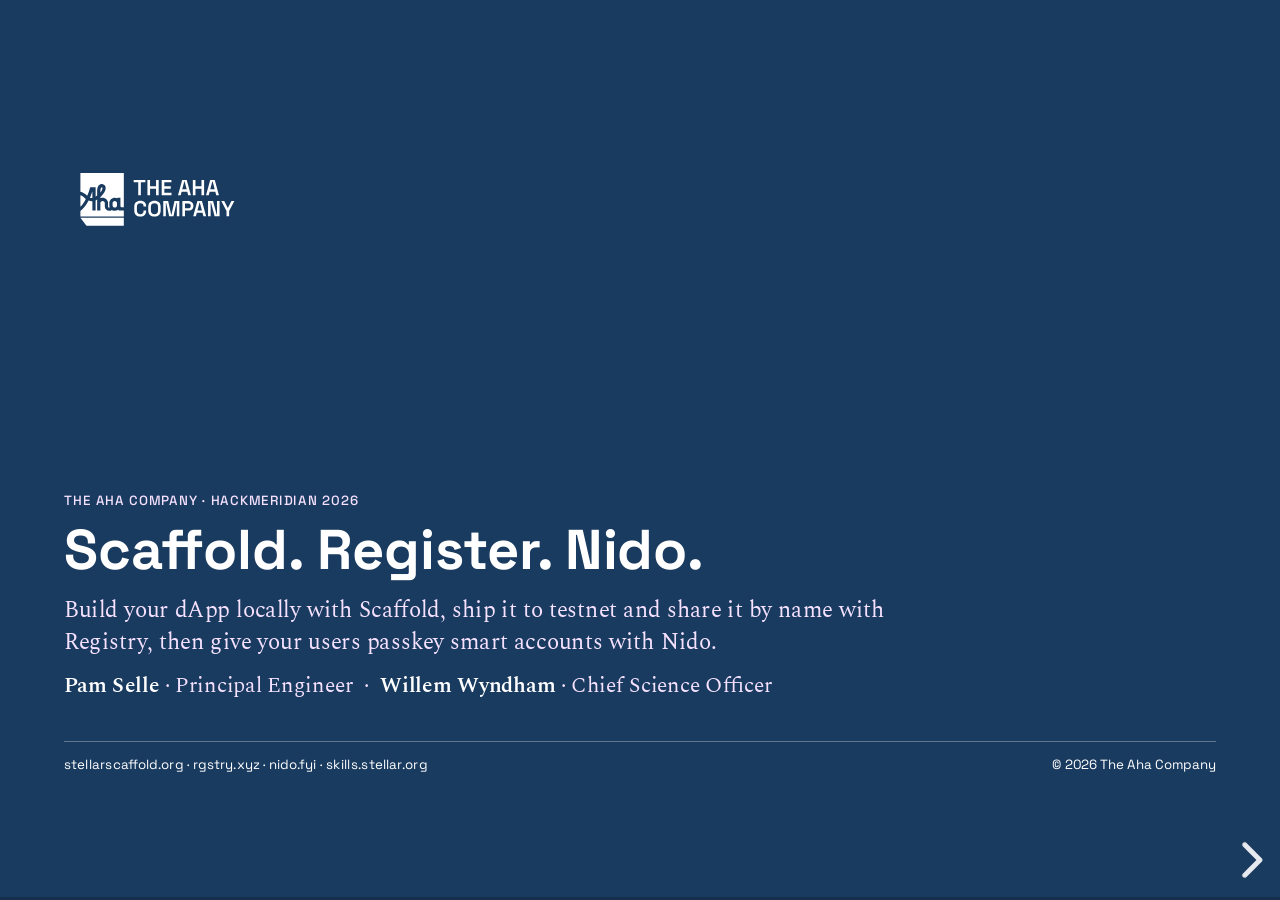
<file: hackmeridian-2026/scaffold-registry/intro.html>
<!doctype html>
<html lang="en">
<head>
  <meta charset="utf-8">
  <meta name="viewport" content="width=device-width, initial-scale=1">
  <title>Scaffold. Register. Nido.</title>
  <link rel="stylesheet" href="vendor/reveal.js/dist/reset.css">
  <link rel="stylesheet" href="vendor/reveal.js/dist/reveal.css">
  <link rel="stylesheet" href="vendor/reveal.js/dist/theme/white.css">
  <link rel="stylesheet" href="theme.css">
</head>
<body>
<div class="reveal"><div class="slides">

<!-- I1 · session title -->
<section class="navy" data-background-color="#1a3b60">
  <div class="cover">
    <img class="brand-logo" src="assets/aha-horizontallogo_white.svg" alt="The Aha Company">
    <div class="content">
      <p class="eyebrow">The Aha Company · HackMeridian 2026</p>
      <h1>Scaffold. Register. Nido.</h1>
      <p class="lead">Build your dApp locally with Scaffold, ship it to testnet and share it by name
        with Registry, then give your users passkey smart accounts with Nido.</p>
      <p><b>Pam Selle</b> · Principal Engineer &nbsp;·&nbsp; <b>Willem Wyndham</b> · Chief Science Officer</p>
    </div>
    <div class="bottom"><span>stellarscaffold.org · rgstry.xyz · nido.fyi · skills.stellar.org</span><span>© 2026 The Aha Company</span></div>
  </div>
  <aside class="notes">
    <ul>
      <li>Welcome. We're The Aha Company: we built Stellar CLI before Soroban was born, and we build developer tools for Stellar.</li>
      <li>Three things today: launch apps fast with Stellar Scaffold, launch apps smart with Stellar Registry, and build the future with Nido, our passkey-based smart account wallet.</li>
    </ul>
    <p>About 15s.</p>
  </aside>
</section>

<!-- I2 · agenda -->
<section>
  <div class="agenda">
    <div>
      <p class="eyebrow">Agenda</p>
      <h2>What we'll cover</h2>
      <p class="lead">From the team that built Stellar CLI before Soroban was born.</p>
      <p class="small muted">HackMeridian 2026 · The Aha Company</p>
    </div>
    <ol>
      <li><span class="n">01</span><div><h3>Who we are</h3><p>The Aha Company and today's speakers</p></div></li>
      <li><span class="n">02</span><div><h3>Stellar Scaffold</h3><p>App bootstrap and config: from idea to working dApp, fast</p></div></li>
      <li><span class="n">03</span><div><h3>Stellar Registry</h3><p>Wasm and contract publishing and discovery</p></div></li>
      <li><span class="n">04</span><div><h3>Nido</h3><p>A passkey-based smart account wallet</p></div></li>
      <li><span class="n">05</span><div><h3>Your next step</h3><p>What to build next, then questions</p></div></li>
    </ol>
  </div>
  <aside class="notes">
    <ul>
      <li>Quick intro, then Scaffold, Registry, and Willem on Nido.</li>
      <li>We finish with one thing to do during the hackathon, then questions.</li>
      <li>Everything we show is on the handouts, so no need to copy commands down.</li>
    </ul>
    <p>About 20s.</p>
  </aside>
</section>

<!-- I3 · speakers -->
<section>
  <p class="eyebrow">Speakers</p>
  <h2>Who you'll hear from</h2>
  <div class="split speakers">
    <div>
      <h3>Pam Selle</h3>
      <p class="lead">Principal Engineer · The Aha Company</p>
      <p class="small">A technologist with over a decade in software engineering and leadership.
        Pam maintained Terraform Core as a Senior Software Engineer at HashiCorp, and before that
        worked on web properties and cloud infrastructure at Comcast. She has long organized
        events in the JavaScript and wider developer communities.</p>
    </div>
    <div>
      <h3>Willem Wyndham</h3>
      <p class="lead">Chief Science Officer · The Aha Company</p>
      <p class="small">Willem specialized in programming languages and computer security during
        his PhD at the University of Maryland, then left to join NEAR Protocol as a researcher
        focused on Rust and WebAssembly. As its Contract Runtime Engineer he worked deep inside
        blockchain execution environments and the security challenges that come with them.</p>
    </div>
  </div>
  <aside class="notes">
    <ul>
      <li>Introduce yourself: Principal Engineer at The Aha Company; before that, Terraform Core at HashiCorp and cloud infrastructure at Comcast.</li>
      <li>Say you're presenting both Scaffold and Registry today.</li>
      <li>Introduce Willem, our Chief Science Officer, who's presenting Nido.</li>
    </ul>
    <p>About 30s.</p>
  </aside>
</section>

</div></div>


<script src="vendor/reveal.js/dist/reveal.js"></script>
<script src="vendor/reveal.js/plugin/highlight/highlight.js"></script>
<script src="vendor/reveal.js/plugin/notes/notes.js"></script>
<script src="deck.js"></script>
</body>
</html>
</file>
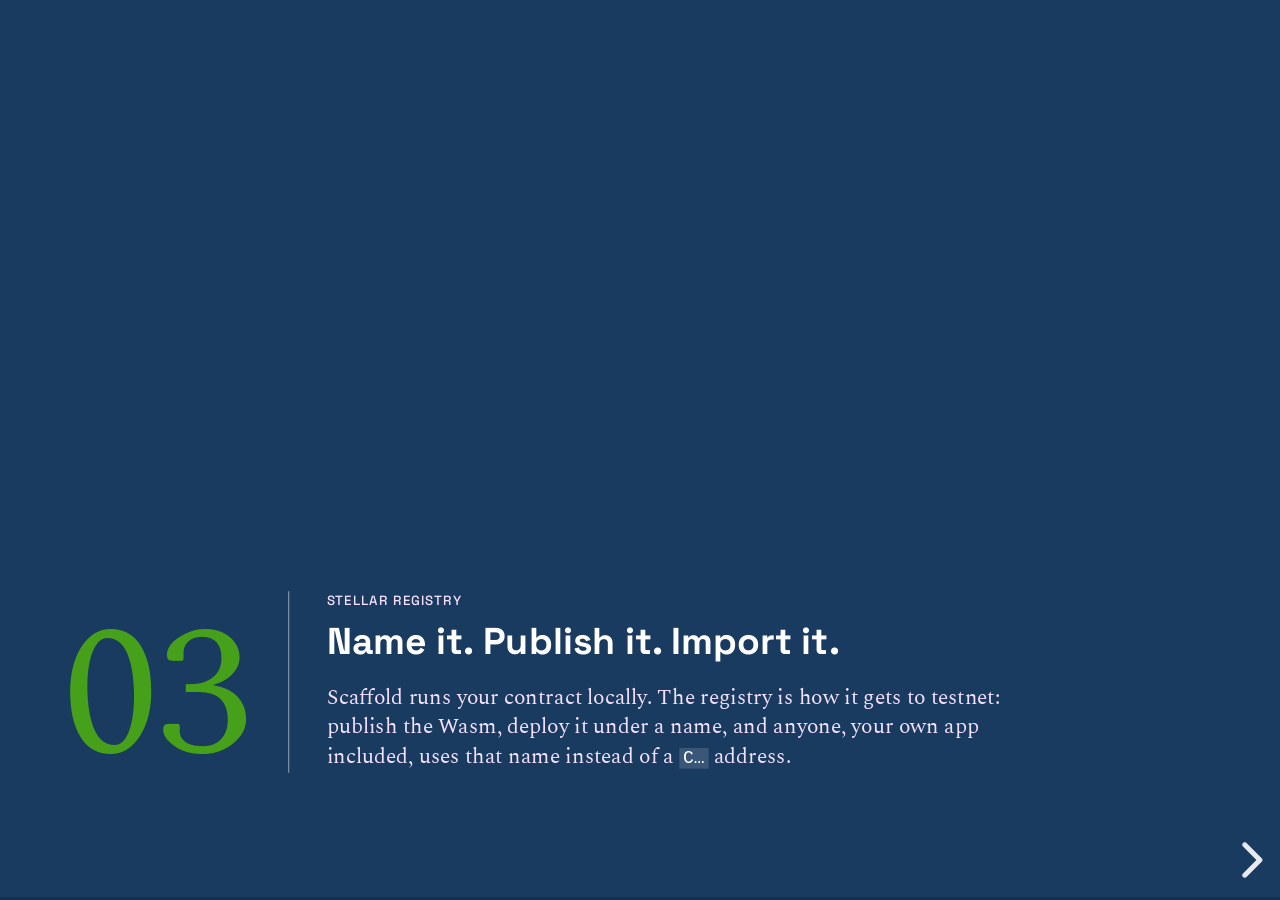
<file: hackmeridian-2026/scaffold-registry/registry.html>
<!doctype html>
<html lang="en">
<head>
  <meta charset="utf-8">
  <meta name="viewport" content="width=device-width, initial-scale=1">
  <title>Stellar Registry</title>
  <link rel="stylesheet" href="vendor/reveal.js/dist/reset.css">
  <link rel="stylesheet" href="vendor/reveal.js/dist/reveal.css">
  <link rel="stylesheet" href="vendor/reveal.js/dist/theme/white.css">
  <link rel="stylesheet" href="theme.css">
</head>
<body>
<div class="reveal"><div class="slides">

<!-- R1 · 7:00–7:45 · answers Scaffold's handoff question -->
<section class="navy" data-background-color="#1a3b60">
  <div class="divider">
    <span class="numeral">03</span>
    <div class="text">
      <p class="eyebrow">Stellar Registry</p>
      <h2>Name it. Publish it. Import it.</h2>
      <p>Scaffold runs your contract locally. The registry is how it gets to testnet: publish
        the Wasm, deploy it under a name, and anyone, your own app included, uses that name
        instead of a <code>C…</code> address.</p>
    </div>
  </div>
  <aside class="notes">
    <ul>
      <li>Answer the question: Scaffold runs your contract locally; getting it onto testnet under a name is Registry's job.</li>
      <li>And once it has a name, anyone can find it. You use other people's contracts by name the same way, with no copied addresses.</li>
    </ul>
    <p>About 40s.</p>
  </aside>
</section>

<!-- RB · the big idea -->
<section data-background-color="#f6e2ff">
  <p class="eyebrow">The big idea</p>
  <div class="quote"><p>Give your contract a name, not an address.
    Ship it to testnet, and let anyone use it by that name.</p></div>
  <aside class="notes">
    <ul>
      <li>Read the line out.</li>
      <li>A name instead of a C… address: the same name works on every network, and nothing gets pasted into your frontend.</li>
    </ul>
    <p>About 10s.</p>
  </aside>
</section>

<!-- R2 · 7:45–8:45 -->
<section>
  <h2>Three things to remember</h2>
  <div class="cards">
    <div class="card fragment">
      <h3>Wasm <span>= published code</span></h3>
      <p>Reusable contract code under a name and a semantic version. Only its author can publish new versions.</p>
      <p class="muted">unverified/guess-the-number@1.0.0</p>
    </div>
    <div class="card fragment">
      <h3>Contract <span>= deployed instance</span></h3>
      <p>A live contract registered by name. The name resolves to its <code>C…</code> address.</p>
      <p class="muted">No version: it's one address.</p>
    </div>
    <div class="card fragment">
      <h3>unverified/ <span>= open to all</span></h3>
      <p>Anyone can publish here, no approval. Bare names on the main registry need a manager's OK.</p>
      <p class="muted">Use this!</p>
    </div>
  </div>
  <aside class="notes">
    <ul>
      <li>Wasm: published code, under a name and a version. Only its author can publish new versions.</li>
      <li>Contract: a deployed instance. The name points to one address, so it has no version.</li>
      <li>unverified/: the open channel, no approval needed. Use this!</li>
      <li>Forgetting unverified/ is the most common error, so say it twice.</li>
    </ul>
    <p>About 1 min.</p>
  </aside>
</section>

<!-- R3 · 8:45–10:30 · payoff for Scaffold's "next talk" lines -->
<section>
  <h2>Ship to testnet by name</h2>
  <pre class="tight"><code class="language-bash" data-trim data-line-numbers="1-2|4-6|8-11|13">
stellar keys fund me --network testnet
stellar keys use me

stellar registry publish \
  --wasm target/stellar/testnet/guess_the_number.wasm \
  --wasm-name unverified/guess-the-number --binver 1.0.0

stellar registry deploy \
  --contract-name unverified/guess-the-number \
  --wasm-name unverified/guess-the-number --version 1.0.0 \
  -- --admin me                        # constructor args after --

stellar registry fetch-contract-id unverified/guess-the-number   # C… for scaffold.yml
  </code></pre>
  <p class="small muted">The Wasm is what <code>stellar scaffold build --compile-only</code> wrote with
    <code>STELLAR_NETWORK=testnet</code>. Add <code>--dry-run</code> to preview any write.</p>
  <aside class="notes">
    <ul>
      <li>Click through the highlights:</li>
      <li>Fund your testnet account and make it the default.</li>
      <li>Publish the Wasm Scaffold compiled, under a name and a version.</li>
      <li>Deploy a named contract from it. Constructor arguments go after the --.</li>
      <li>fetch-contract-id gives you the C… address you'll put in scaffold.yml.</li>
      <li>Mention --dry-run to preview any write, and create-alias to call the contract by name from the CLI.</li>
    </ul>
    <p>About 1:45.</p>
  </aside>
</section>

<!-- RR · root and sub-registries -->
<section>
  <p class="eyebrow">How names are organised</p>
  <h2>One root registry, many sub-registries</h2>
  <div class="split wide-left">
    <pre class="tight"><code class="language-plaintext" data-trim>
registry          root: bare names, manager-approved
├── unverified/   open to anyone: use this!
├── oz/           OpenZeppelin Wasms, ready to deploy
├── circle/       circle/usdc
├── soroswap/     soroswap/router, soroswap/factory
├── blend/        blend/pool-factory-v2, …
└── defindex/     defindex/xlm-vault, …
    </code></pre>
    <div>
      <p class="small">A sub-registry is its own registry contract with its own rules, registered
        by name in the root. Names read <code>&lt;sub-registry&gt;/&lt;name&gt;</code>.</p>
      <p class="small">Sub-registries group related contracts under one prefix, like
        <code>soroswap/router</code> and <code>soroswap/factory</code>.</p>
    </div>
  </div>
  <p class="small muted">Browse them all at rgstry.xyz under Contracts.</p>
  <aside class="notes">
    <ul>
      <li>Every name so far started with unverified/. That's a sub-registry: the open one.</li>
      <li>The root registry holds bare names, like registry itself, and those need a manager's approval.</li>
      <li>Other sub-registries group related contracts: oz for OpenZeppelin Wasms, circle/usdc, soroswap's router and factory, blend, defindex.</li>
      <li>All of them are browsable at rgstry.xyz under Contracts.</li>
    </ul>
    <p>About 45s.</p>
  </aside>
</section>

<!-- RO · OpenZeppelin Wasms -->
<section>
  <p class="eyebrow">Start from OpenZeppelin</p>
  <h2>Deploy OpenZeppelin straight from <code>oz/</code></h2>
  <pre class="tight"><code class="language-bash" data-trim data-line-numbers="1-3|4">
stellar registry deploy \
  --contract-name unverified/my-token \
  --wasm-name oz/ft-standard \
  -- --name "My Token" --symbol MTK --decimals 7 --owner me --initial_supply 1000000
  </code></pre>
  <p class="small">30+ pre-built combinations of OpenZeppelin Stellar Contracts, on testnet and
    mainnet: <code>ft-standard</code>, <code>ft-capped</code>, <code>ft-pausable</code>,
    <code>ft-allowlist</code>, <code>ft-votes</code>, <code>ft-vault</code>,
    <code>nft-standard</code>, <code>nft-royalties</code>, <code>nft-enumerable</code>, …</p>
  <p class="small muted">Your name, their Wasm: deploy into <code>unverified/</code> from any sub-registry. Want to edit the source instead? <code>stellar scaffold generate contract --from oz/…</code></p>
  <aside class="notes">
    <ul>
      <li>Need a token or an NFT? Don't write one.</li>
      <li>oz/ has more than 30 prebuilt OpenZeppelin combinations on testnet and mainnet: fungible tokens with caps, pausing, allowlists or voting; NFTs with royalties or enumeration; vaults.</li>
      <li>Deploy one under your own unverified/ name. Constructor args go after --, and deploy … -- --help lists them.</li>
      <li>Want to change the source? Use Scaffold's generate --from oz/… instead.</li>
    </ul>
    <p>About 45s.</p>
  </aside>
</section>

<!-- R4 · 10:30–12:00 -->
<section>
  <h2>Point scaffold.yml at it</h2>
  <div class="split">
    <div>
      <div class="label">Today <span class="tag now">works now</span></div>
      <pre class="tight"><code class="language-yaml" data-trim data-line-numbers="4-7|5-7">
contracts:
  guess-the-number:
    networks:
      local:              # built from contracts/
      testnet:
        type: contract    # already deployed: fetch it
        source: C...      # from fetch-contract-id
      </code></pre>
    </div>
    <div class="fragment">
      <div class="label">By name <span class="tag soon">coming soon</span></div>
      <pre class="tight"><code class="language-yaml" data-trim data-line-numbers="5-7">
contracts:
  guess-the-number:
    networks:
      local:              # built from contracts/
      testnet:
        type: registry    # resolve the name
        source: unverified/guess-the-number
      </code></pre>
      <p class="small muted">Tracked in stellar-scaffold/cli#617.</p>
    </div>
  </div>
  <p class="small">Then <code>stellar scaffold build --network testnet</code> regenerates the typed
    <code>guessTheNumber</code> client against testnet. Same for anyone else's contract.</p>
  <aside class="notes">
    <ul>
      <li>This is the entry from Scaffold's ship slide, filled in.</li>
      <li>local still builds from contracts/. testnet points at the deployed contract, by the C… address from fetch-contract-id.</li>
      <li>Coming soon: put the registry name straight into scaffold.yml.</li>
      <li>The same pattern works for anyone else's contract.</li>
    </ul>
    <p>About 1:30.</p>
    <p><em>Prep: If stellar-scaffold/cli#617 (type: registry) ships before the event, drop the Today column.</em></p>
  </aside>
</section>

<!-- RC · case study -->
<section>
  <p class="eyebrow">Case study</p>
  <h2>guess-the-number, local to testnet</h2>
  <div class="split wide-left">
    <ul class="small">
      <li><strong>01. Context:</strong> it works locally with Scaffold; putting it on testnet under a name is the registry's job.</li>
      <li><strong>02. Decision:</strong> publish the Wasm and deploy it as <code>unverified/guess-the-number</code>.</li>
      <li><strong>03. Result:</strong> testnet has a named contract, scaffold.yml points at it, and the app gets a typed client.</li>
    </ul>
    <img src="assets/explorer-testnet-contracts.png" alt="Named contracts on testnet.rgstry.xyz" width="820">
  </div>
  <aside class="notes">
    <ul>
      <li>Pull it together with guess-the-number:</li>
      <li>It worked locally with Scaffold. We published and deployed it under unverified/. Now testnet has a named contract, scaffold.yml points at it, and the app has a typed client.</li>
      <li>The screenshot is testnet.rgstry.xyz: every named contract on testnet, including other teams' that you can build on.</li>
    </ul>
    <p>About 45s.</p>
  </aside>
</section>

<!-- R5 · 12:00–13:15 -->
<section>
  <h2>Call any named contract from Rust</h2>
  <p class="small">You already have: guess-the-number pays out with
    <code>stellar_registry::import_asset!("xlm")</code>.</p>
  <pre><code class="language-rust" data-trim data-line-numbers="1-2|4">
let game = stellar_registry::import_contract!(
    env, "unverified/guess-the-number");   // typed client, no address in source

let won = game.guess(&5, &player);
  </code></pre>
  <pre><code class="language-bash" data-trim>
STELLAR_NETWORK=testnet stellar scaffold build   # names resolve at build time
  </code></pre>
  <p class="small muted">Defaults to <code>local</code>, and switching networks rebuilds automatically. Assets like <code>xlm</code> resolve at runtime, so one Wasm works on any network. Contract names resolve at build time: after a redeploy, <code>cargo clean</code> and rebuild.</p>
  <aside class="notes">
    <ul>
      <li>You've already used the registry: the template's guess-the-number imports XLM with import_asset!.</li>
      <li>import_contract! turns any registered name into a typed client, with no address in your source.</li>
      <li>Build with STELLAR_NETWORK set; Scaffold's .env does that for you.</li>
      <li>Asset imports like xlm resolve at runtime, so one Wasm works on any network. Named contracts resolve at build time, so after a redeploy, cargo clean and rebuild.</li>
    </ul>
    <p>About 1:15.</p>
    <p><em>Prep: Short on time: show only the import_contract! line.</em></p>
  </aside>
</section>

<!-- RK · key takeaways -->
<section data-background-color="#f6e2ff">
  <p class="eyebrow">Key takeaways</p>
  <h2>What to take away</h2>
  <ol class="takeaways">
    <li><span class="n">1</span><p>Name it.<span>Publish under <code>unverified/</code>. Anyone can, with no approval.</span></p></li>
    <li><span class="n">2</span><p>Ship it.<span>Publish and deploy with the registry: that's how you reach testnet.</span></p></li>
    <li><span class="n">3</span><p>Use it.<span>Point scaffold.yml or <code>import_contract!</code> at a name, never a copied address.</span></p></li>
  </ol>
  <aside class="notes">
    <ul>
      <li>Recap the three: name it under unverified/, ship it to testnet with the registry, use contracts by name instead of copied addresses.</li>
    </ul>
    <p>About 30s.</p>
  </aside>
</section>

<!-- R7 · 13:45–14:30 -->
<section>
  <h2>Registry survival kit</h2>
  <ul>
    <li>Auth failure on publish? You used a bare name. Add <code>unverified/</code></li>
    <li><code>Error(Contract, #5)</code>: that contract name is taken. <code>#8</code>: publish a higher <code>--binver</code></li>
    <li>Macro can't find a contract? <code>STELLAR_NETWORK</code> wasn't set at build time</li>
    <li><code>deploy … -- --help</code> prints the constructor's arguments</li>
    <li>Teach your agent: Registry skill at <strong>skills.stellar.org</strong></li>
  </ul>
  <aside class="notes">
    <ul>
      <li>The errors people will actually hit:</li>
      <li>Auth failure on publish: you used a bare name, so add unverified/.</li>
      <li>Error #5: that contract name is taken. Error #8: publish a higher --binver.</li>
      <li>Macro can't find a contract: STELLAR_NETWORK wasn't set when you built.</li>
      <li>deploy … -- --help prints a contract's constructor arguments, and skills.stellar.org has the Registry skill for your coding agent.</li>
    </ul>
    <p>About 45s.</p>
  </aside>
</section>

</div></div>


<script src="vendor/reveal.js/dist/reveal.js"></script>
<script src="vendor/reveal.js/plugin/highlight/highlight.js"></script>
<script src="vendor/reveal.js/plugin/notes/notes.js"></script>
<script src="deck.js"></script>
</body>
</html>
</file>
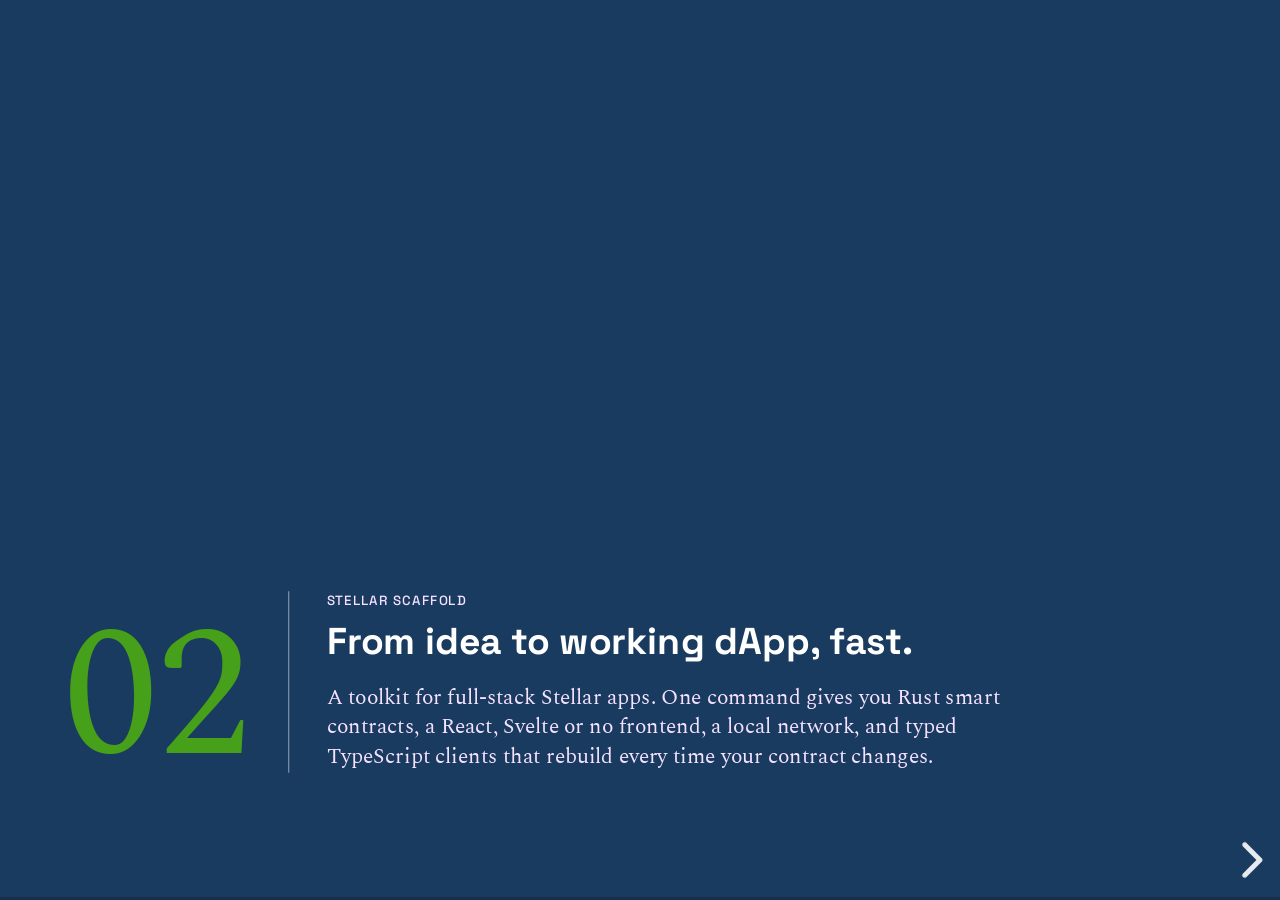
<file: hackmeridian-2026/scaffold-registry/scaffold.html>
<!doctype html>
<html lang="en">
<head>
  <meta charset="utf-8">
  <meta name="viewport" content="width=device-width, initial-scale=1">
  <title>Stellar Scaffold</title>
  <link rel="stylesheet" href="vendor/reveal.js/dist/reset.css">
  <link rel="stylesheet" href="vendor/reveal.js/dist/reveal.css">
  <link rel="stylesheet" href="vendor/reveal.js/dist/theme/white.css">
  <link rel="stylesheet" href="theme.css">
</head>
<body>
<div class="reveal"><div class="slides">

<!-- 1 · 0:00–0:30 -->
<section class="navy" data-background-color="#1a3b60">
  <div class="divider">
    <span class="numeral">02</span>
    <div class="text">
      <p class="eyebrow">Stellar Scaffold</p>
      <h2>From idea to working dApp, fast.</h2>
      <p>A toolkit for full-stack Stellar apps. One command gives you Rust smart contracts,
        a React, Svelte or no frontend, a local network, and typed TypeScript clients that rebuild
        every time your contract changes.</p>
    </div>
  </div>
  <aside class="notes">
    <ul>
      <li>Scaffold is a toolkit for full-stack Stellar apps.</li>
      <li>One command gives you Rust smart contracts, a frontend, a local network, and typed TypeScript clients that rebuild whenever your contract changes.</li>
    </ul>
    <p>About 20s.</p>
  </aside>
</section>

<!-- SB · the big idea -->
<section data-background-color="#f6e2ff">
  <p class="eyebrow">The big idea</p>
  <div class="quote"><p>Every save rebuilds, redeploys and regenerates your typed client.
    Spend the weekend on your app, not the plumbing.</p></div>
  <aside class="notes">
    <ul>
      <li>Read the line out.</li>
      <li>The point: you shouldn't spend the hackathon wiring up builds, deploys and bindings.</li>
    </ul>
    <p>About 10s.</p>
  </aside>
</section>

<!-- 2 · 0:30–1:00 -->
<section>
  <h2>The hackathon problem</h2>
  <ul>
    <li class="fragment">Build Rust → Wasm</li>
    <li class="fragment">Deploy, copy the contract ID</li>
    <li class="fragment">Generate bindings, paste the ID into the frontend</li>
    <li class="fragment">Wire up a wallet and network config</li>
    <li class="fragment"><strong>…then change one function and do it all again</strong></li>
  </ul>
  <aside class="notes">
    <ul>
      <li>Click through the list as it builds: compile Rust to Wasm, deploy and copy the contract ID, generate bindings and paste the ID into the frontend, wire up a wallet.</li>
      <li>Land the last line: change one function and you do it all again.</li>
      <li>This plumbing can eat your whole first day. Scaffold turns it into one loop.</li>
    </ul>
    <p>About 30s.</p>
  </aside>
</section>

<!-- 3 · 1:00–1:45 -->
<section>
  <h2>Three things to remember</h2>
  <div class="cards">
    <div class="card fragment">
      <h3>scaffold.yml <span>= your dependencies</span></h3>
      <p>Your app's contract dependencies, per network: what they are and where to get them.</p>
      <p class="muted">Secrets and machine settings go in .env.</p>
    </div>
    <div class="card fragment">
      <h3>app-lib/clients <span>= generated</span></h3>
      <p>A typed client per contract, per network, regenerated on every build and gitignored. Import by name; never paste an address.</p>
      <p class="muted">Don't edit it: wrap clients under app/.</p>
    </div>
    <div class="card fragment">
      <h3>npm run dev <span>= the loop</span></h3>
      <p>Save a contract and it rebuilds, redeploys on the local network, and regenerates its client.</p>
      <p class="muted">App runs at localhost:5173.</p>
    </div>
  </div>
  <aside class="notes">
    <ul>
      <li>scaffold.yml: one file listing your contracts and where each one lives, per network. Secrets stay in .env.</li>
      <li>app-lib/clients: a typed client per contract, regenerated on every build. Import it by name; don't edit it.</li>
      <li>npm run dev: the loop. Save a contract and it rebuilds, redeploys locally and regenerates its client.</li>
      <li>If they remember nothing else from Scaffold, it's these three.</li>
    </ul>
    <p>About 45s.</p>
  </aside>
</section>

<!-- 4 · 1:45–2:25 -->
<section>
  <h2>Set up and start a project</h2>
  <div class="split wide-left">
    <pre><code class="language-bash" data-trim data-line-numbers="1-2|3|4|5">
cargo binstall stellar-scaffold-cli stellar-registry-cli
# no binstall? cargo install --locked (builds from source)
stellar scaffold doctor   # checks your setup
stellar scaffold init my-app   # react, svelte or none
cd my-app && npm install && npm run dev
    </code></pre>
    <pre class="tight"><code class="language-plaintext" data-trim>
my-app/
├── contracts/     Rust → Wasm
├── app/           your frontend
├── app-lib/       wallet, network
│   └── clients/   generated
├── scaffold.yml   dependencies
└── .env           local settings
    </code></pre>
  </div>
  <div class="split wide-left">
    <div>
      <div class="label"><code>init</code> asks which frontend you want</div>
      <pre class="tight"><code class="language-plaintext" data-trim>
$ stellar scaffold init my-app
Creating new Stellar project in ./my-app
? Pick a framework ›
❯ react
  svelte
  none (no frontend)
      </code></pre>
    </div>
    <p class="small muted">Needs Rust, Node, the Stellar CLI, and Docker. Scaffold and Registry install together as <code>stellar</code> plugins.</p>
  </div>
  <aside class="notes">
    <ul>
      <li>Install both CLIs. cargo binstall downloads prebuilt binaries, so it's much faster than cargo install, which compiles from source.</li>
      <li>doctor checks Rust, Node, the Stellar CLI and Docker, and tells you what's missing.</li>
      <li>init asks which frontend you want: react, svelte or none. Then npm install and npm run dev.</li>
      <li>Point at the tree: contracts/ for Rust, app/ for your frontend, app-lib/clients is generated, scaffold.yml lists your contracts.</li>
      <li>Tip for scripts: skip the prompts with --template, -p (package manager) and -y.</li>
    </ul>
    <p>About 45s.</p>
  </aside>
</section>

<!-- 5 · 2:25–3:05 · frontends -->
<section>
  <h2>Your frontend: React, Svelte or none</h2>
  <p class="small">Pick <code>react</code>, <code>svelte</code> or <code>none</code> at <code>init</code>. The React and Svelte templates ship wallet connect, network switching, and a
    working <code>GuessTheNumber</code> component, all using the same generated clients.</p>
  <pre><code class="language-ts" data-trim>
import { guessTheNumber } from "@stellar-scaffold/app-lib/clients"   // both
  </code></pre>
  <div class="split">
    <div>
      <div class="label">React · GuessTheNumber.tsx</div>
      <pre><code class="language-ts" data-trim>
const { address, signTransaction } =
  useWallet()
const tx = await guessTheNumber.guess(
  { a_number: 5n, guesser: address },
  { publicKey: address },
)
await tx.signAndSend({ signTransaction })
      </code></pre>
    </div>
    <div>
      <div class="label">Svelte · GuessTheNumber.svelte</div>
      <pre><code class="language-ts" data-trim>
import { address, signTransaction }
  from "../stores/wallet"

const tx = await guessTheNumber.guess(
  { a_number: 5n, guesser: $address },
  { publicKey: $address },
)
await tx.signAndSend({ signTransaction })
      </code></pre>
    </div>
  </div>
  <p class="small muted">Only need contracts? <code>stellar scaffold init my-app --template none</code> (or pick <em>none</em>) skips the frontend entirely: no <code>app/</code>, <code>app-lib</code> or generated clients.</p>
  <aside class="notes">
    <ul>
      <li>Both templates ship wallet connect, network switching and a working guess-the-number game.</li>
      <li>Same client call on both sides; only the wallet plumbing differs: a React hook versus a Svelte store.</li>
      <li>Only need contracts? --template none skips the frontend entirely.</li>
    </ul>
    <p>About 40s.</p>
  </aside>
</section>

<!-- 6 · 3:05–3:35 · walkthrough 1/3: edit -->
<section>
  <p class="eyebrow">The loop · 1 of 3</p>
  <h2>Edit: add a method to the contract</h2>
  <p class="small">In <code>contracts/guess-the-number/src/lib.rs</code>, next to <code>guess()</code>:</p>
  <pre><code class="language-rust" data-trim data-line-numbers="1-2|3|4-8">
/// Is the answer higher or lower than your guess?
pub fn hint(env: &Env, a_number: u64) -> Symbol {
    let n = Self::number(env);
    if a_number < n {
        symbol_short!("higher")
    } else if a_number > n {
        symbol_short!("lower")
    } else { symbol_short!("yes") }
}
  </code></pre>
  <p class="small muted"><code>hint()</code> is our example, not part of the template. It reuses the template's own <code>Self::number(env)</code>, the same helper <code>guess()</code> calls.</p>
  <aside class="notes">
    <ul>
      <li>We'll walk the loop in three slides: edit, save, use.</li>
      <li>Step one: add hint() to the template's guess-the-number contract. It's our example, built on the number helper the contract already has.</li>
      <li>That's the whole change: no deploy script, no bindings command.</li>
    </ul>
    <p>About 30s.</p>
  </aside>
</section>

<!-- 6b · 3:35–4:05 · walkthrough 2/3: save -->
<section>
  <p class="eyebrow">The loop · 2 of 3</p>
  <h2>Save: <code>npm run dev</code> does the rest</h2>
  <pre class="tight"><code class="language-plaintext" data-trim>
[stellar] Watching for changes. Press Ctrl+C to stop.
[stellar] File changed: contracts/guess-the-number/src/lib.rs
[stellar] Changes detected. Rebuilding...
[stellar] Building for network "local" (from `stellar network use`)
[stellar] Starting local network
          …build, redeploy to the local network…
[stellar] ✅ Successfully generated client for: guess-the-number
  </code></pre>
  <p class="small">One save: the Wasm rebuilds, the contract redeploys locally, and the TypeScript client in <code>app-lib/clients</code> is regenerated with <code>hint</code> in it.</p>
  <aside class="notes">
    <ul>
      <li>Step two: save the file.</li>
      <li>npm run dev notices, rebuilds the Wasm, redeploys to the local network and regenerates the TypeScript client.</li>
      <li>The very first run also pulls the Stellar quickstart Docker image, so give it a minute once.</li>
    </ul>
    <p>About 30s.</p>
  </aside>
</section>

<!-- 6c · 4:05–4:35 · walkthrough 3/3: use it -->
<section>
  <p class="eyebrow">The loop · 3 of 3</p>
  <h2>Use it: typed, in your frontend</h2>
  <p class="small">In <code>GuessTheNumber.tsx</code>, <code>guessTheNumber.</code> now autocompletes <code>hint</code>:</p>
  <pre><code class="language-ts" data-trim data-line-numbers="1|2-4">
import { guessTheNumber } from "@stellar-scaffold/app-lib/clients"

const tx = await guessTheNumber.hint({ a_number: BigInt(guess) })
setHint(tx.result)   // "higher" | "lower" | "yes"
  </code></pre>
  <p class="small muted">A read-only call: no wallet signature needed. Same import in the Svelte template.</p>
  <aside class="notes">
    <ul>
      <li>Step three: the method you just wrote in Rust is a typed function in the frontend, with autocomplete and argument names.</li>
      <li>It's read-only, so no wallet signature.</li>
      <li>No address and no copied bindings anywhere.</li>
    </ul>
    <p>About 30s.</p>
  </aside>
</section>

<!-- 7 · 5:05–5:45 -->
<section>
  <h2>Add a contract</h2>
  <pre><code class="language-bash" data-trim>
stellar scaffold generate contract --ls   # list examples: stellar/…, oz/…
stellar scaffold generate contract --from oz/nft-royalties   # or --from-wizard
  </code></pre>
  <pre><code class="language-yaml" data-trim data-line-numbers="1-8|2|3-4|5-6|7-8">
contracts:
  my-nft:                   # client name; exported as myNft
    type: workspace         # built from contracts/, deployed locally
    source: nft-royalties   # crate name in its Cargo.toml
    args:                   # constructor args, by parameter name
      owner: ${account.me}
    networks:               # where your app uses this contract
      local:
  </code></pre>
  <p class="small muted"><code>stellar scaffold generate</code> writes the crate but does not add it to scaffold.yml; do that yourself.</p>
  <aside class="notes">
    <ul>
      <li>Don't start from a blank file: --ls lists ready-made examples from Stellar's soroban-examples and from OpenZeppelin.</li>
      <li>--from copies one into contracts/. Then add it to scaffold.yml yourself.</li>
      <li>Walk the highlights: the key becomes the client name, type workspace means built from contracts/, source is the crate name, args are constructor arguments by name, networks says where it exists.</li>
    </ul>
    <p>About 45s.</p>
  </aside>
</section>

<!-- 8 · 5:45–6:25 -->
<section>
  <h2>Go to testnet and ship</h2>
  <p class="small">By default Scaffold deploys only to your local network. To ship to testnet, publish and deploy with <strong>Stellar Registry</strong>, then point scaffold.yml at the deployed contract.</p>
  <div class="split">
    <pre class="tight"><code class="language-yaml" data-trim data-line-numbers="1-7|5-7">
contracts:
  my-nft:
    networks:
      local:              # built from contracts/
      testnet:
        type: contract    # already deployed: fetch it
        source: C...      # ID from registry
    </code></pre>
    <pre class="tight"><code class="language-bash" data-trim data-line-numbers="1|2-3|4|5">
stellar scaffold build --compile-only
stellar registry publish ...  # next talk
stellar registry deploy ...
stellar scaffold build --network testnet
npm run build                 # → dist/
    </code></pre>
  </div>
  <p class="small muted">Set <code>STELLAR_NETWORK=testnet</code> in .env. Contracts can differ between networks: make sure the app still typechecks.</p>
  <aside class="notes">
    <ul>
      <li>By default Scaffold deploys only to your local network. You can opt in to more with allow-deploy, but the recommended path to testnet is Registry.</li>
      <li>The flow: compile the Wasm, publish and deploy it with the registry (that's the next talk), then point scaffold.yml's testnet entry at the deployed contract.</li>
      <li>build --network testnet regenerates the clients against testnet, and npm run build gives you a static site to host anywhere.</li>
    </ul>
    <p>About 40s.</p>
  </aside>
</section>

<!-- SK · key takeaways -->
<section data-background-color="#f6e2ff">
  <p class="eyebrow">Key takeaways</p>
  <h2>What to take away</h2>
  <ol class="takeaways">
    <li><span class="n">1</span><p>Start fast.<span><code>init</code> and <code>npm run dev</code> give you contracts, a frontend and a local network.</span></p></li>
    <li><span class="n">2</span><p>Save is the loop.<span>Every save rebuilds, redeploys locally and regenerates typed clients.</span></p></li>
    <li><span class="n">3</span><p>Ship via Registry.<span>By default Scaffold deploys locally; ship to testnet with the registry, then point scaffold.yml at it.</span></p></li>
  </ol>
  <aside class="notes">
    <ul>
      <li>Recap the three: start fast with init and npm run dev; every save is the loop; ship to testnet through Registry.</li>
    </ul>
    <p>About 30s.</p>
  </aside>
</section>

<!-- 9 · 6:25–6:50 -->
<section>
  <h2>Hackathon survival kit</h2>
  <ul>
    <li><code>stellar scaffold doctor</code>: anything broken, with a fix</li>
    <li><code>stellar scaffold clean</code>: changed constructor args? Start fresh</li>
    <li>Works locally, breaks on testnet? Rebuild with <code>--network testnet</code> and fix type errors</li>
    <li>Find contracts to depend on at <strong>rgstry.xyz</strong></li>
    <li>Teach your agent: Scaffold skill at <strong>skills.stellar.org</strong></li>
  </ul>
  <aside class="notes">
    <ul>
      <li>doctor when anything's broken. clean if you changed constructor args and want a fresh start.</li>
      <li>Works locally but breaks on testnet? Rebuild for testnet and fix the type errors: contracts can differ per network.</li>
      <li>Browse rgstry.xyz for contracts to depend on, and give your coding agent the Scaffold skill from skills.stellar.org.</li>
      <li>All of this is on the handout.</li>
    </ul>
    <p>About 25s.</p>
  </aside>
</section>

<!-- 10 · 6:50–7:00 · handoff -->
<section>
  <p class="handoff">Your contract works locally.<br>
  How do you get it onto testnet under a name,<br>
  and use other people's without copying addresses?</p>
  <pre><code class="language-bash" data-trim>
stellar registry publish …   # under unverified/
  </code></pre>
  <aside class="notes">
    <ul>
      <li>Read the question out loud.</li>
      <li>Then hand over: that publish command is exactly where the Registry part picks up.</li>
    </ul>
    <p>About 10s.</p>
  </aside>
</section>

</div></div>


<script src="vendor/reveal.js/dist/reveal.js"></script>
<script src="vendor/reveal.js/plugin/highlight/highlight.js"></script>
<script src="vendor/reveal.js/plugin/notes/notes.js"></script>
<script src="deck.js"></script>
</body>
</html>
</file>
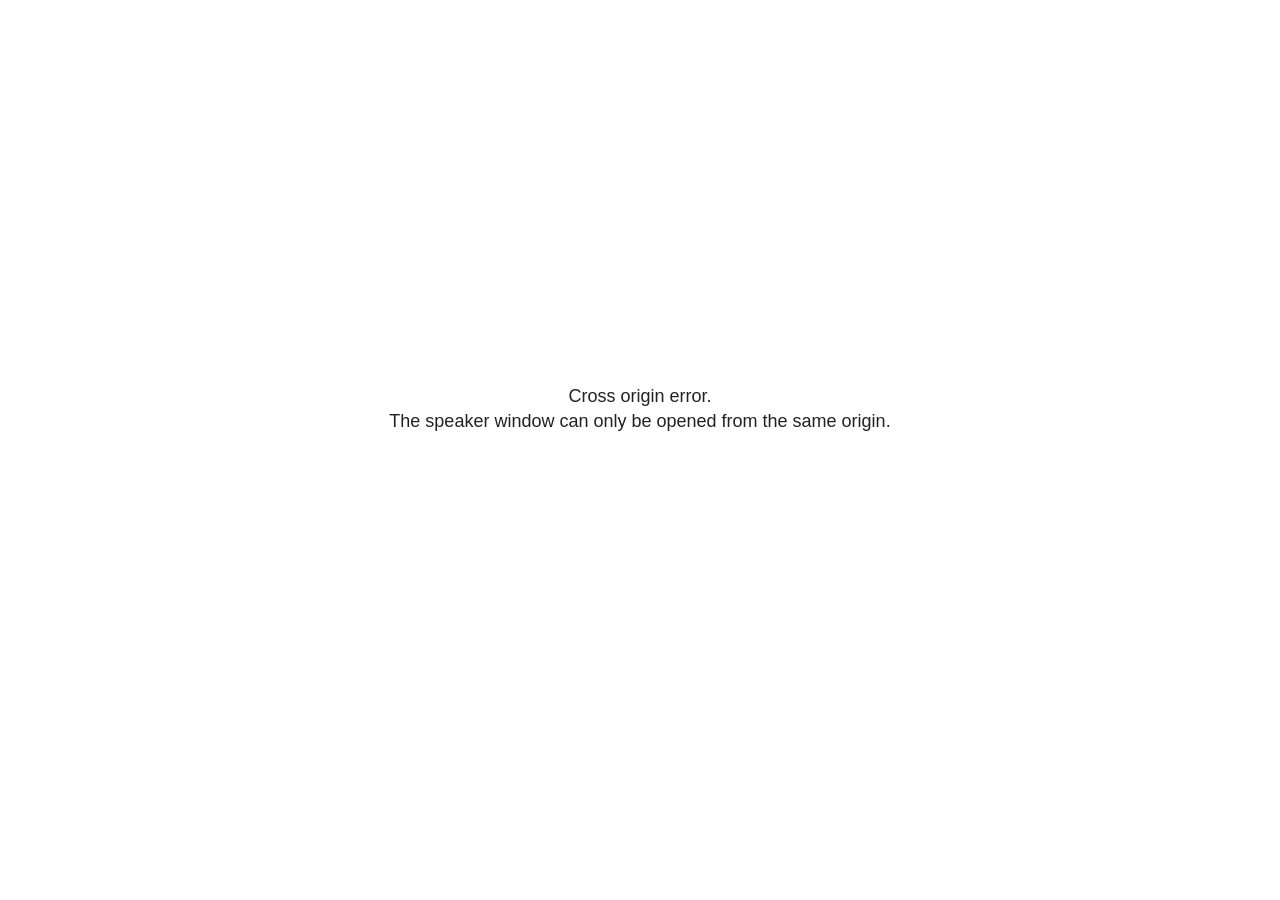
<file: hackmeridian-2026/vendor/reveal.js/plugin/notes/speaker-view.html>
<!--
	NOTE: You need to build the notes plugin after making changes to this file.
-->
<html lang="en">
	<head>
		<meta charset="utf-8">

		<title>reveal.js - Speaker View</title>

		<style>
			body {
				font-family: Helvetica;
				font-size: 18px;
			}

			#current-slide,
			#upcoming-slide,
			#speaker-controls {
				padding: 6px;
				box-sizing: border-box;
				-moz-box-sizing: border-box;
			}

			#current-slide iframe,
			#upcoming-slide iframe {
				width: 100%;
				height: 100%;
				border: 1px solid #ddd;
			}

			#current-slide .label,
			#upcoming-slide .label {
				position: absolute;
				top: 10px;
				left: 10px;
				z-index: 2;
			}

			#connection-status {
				position: absolute;
				top: 0;
				left: 0;
				width: 100%;
				height: 100%;
				z-index: 20;
				padding: 30% 20% 20% 20%;
				font-size: 18px;
				color: #222;
				background: #fff;
				text-align: center;
				box-sizing: border-box;
				line-height: 1.4;
			}

			.overlay-element {
				height: 34px;
				line-height: 34px;
				padding: 0 10px;
				text-shadow: none;
				background: rgba( 220, 220, 220, 0.8 );
				color: #222;
				font-size: 14px;
			}

			.overlay-element.interactive:hover {
				background: rgba( 220, 220, 220, 1 );
			}

			#current-slide {
				position: absolute;
				width: 60%;
				height: 100%;
				top: 0;
				left: 0;
				padding-right: 0;
			}

			#upcoming-slide {
				position: absolute;
				width: 40%;
				height: 40%;
				right: 0;
				top: 0;
			}

			/* Speaker controls */
			#speaker-controls {
				position: absolute;
				top: 40%;
				right: 0;
				width: 40%;
				height: 60%;
				overflow: auto;
				font-size: 18px;
			}

				.speaker-controls-time.hidden,
				.speaker-controls-notes.hidden {
					display: none;
				}

				.speaker-controls-time .label,
				.speaker-controls-pace .label,
				.speaker-controls-notes .label {
					text-transform: uppercase;
					font-weight: normal;
					font-size: 0.66em;
					color: #666;
					margin: 0;
				}

				.speaker-controls-time, .speaker-controls-pace {
					border-bottom: 1px solid rgba( 200, 200, 200, 0.5 );
					margin-bottom: 10px;
					padding: 10px 16px;
					padding-bottom: 20px;
					cursor: pointer;
				}

				.speaker-controls-time .reset-button {
					opacity: 0;
					float: right;
					color: #666;
					text-decoration: none;
				}
				.speaker-controls-time:hover .reset-button {
					opacity: 1;
				}

				.speaker-controls-time .timer,
				.speaker-controls-time .clock {
					width: 50%;
				}

				.speaker-controls-time .timer,
				.speaker-controls-time .clock,
				.speaker-controls-time .pacing .hours-value,
				.speaker-controls-time .pacing .minutes-value,
				.speaker-controls-time .pacing .seconds-value {
					font-size: 1.9em;
				}

				.speaker-controls-time .timer {
					float: left;
				}

				.speaker-controls-time .clock {
					float: right;
					text-align: right;
				}

				.speaker-controls-time span.mute {
					opacity: 0.3;
				}

				.speaker-controls-time .pacing-title {
					margin-top: 5px;
				}

				.speaker-controls-time .pacing.ahead {
					color: blue;
				}

				.speaker-controls-time .pacing.on-track {
					color: green;
				}

				.speaker-controls-time .pacing.behind {
					color: red;
				}

				.speaker-controls-notes {
					padding: 10px 16px;
				}

				.speaker-controls-notes .value {
					margin-top: 5px;
					line-height: 1.4;
					font-size: 1.2em;
				}

			/* Layout selector */
			#speaker-layout {
				position: absolute;
				top: 10px;
				right: 10px;
				color: #222;
				z-index: 10;
			}
				#speaker-layout select {
					position: absolute;
					width: 100%;
					height: 100%;
					top: 0;
					left: 0;
					border: 0;
					box-shadow: 0;
					cursor: pointer;
					opacity: 0;

					font-size: 1em;
					background-color: transparent;

					-moz-appearance: none;
					-webkit-appearance: none;
					-webkit-tap-highlight-color: rgba(0, 0, 0, 0);
				}

				#speaker-layout select:focus {
					outline: none;
					box-shadow: none;
				}

			.clear {
				clear: both;
			}

			/* Speaker layout: Wide */
			body[data-speaker-layout="wide"] #current-slide,
			body[data-speaker-layout="wide"] #upcoming-slide {
				width: 50%;
				height: 45%;
				padding: 6px;
			}

			body[data-speaker-layout="wide"] #current-slide {
				top: 0;
				left: 0;
			}

			body[data-speaker-layout="wide"] #upcoming-slide {
				top: 0;
				left: 50%;
			}

			body[data-speaker-layout="wide"] #speaker-controls {
				top: 45%;
				left: 0;
				width: 100%;
				height: 50%;
				font-size: 1.25em;
			}

			/* Speaker layout: Tall */
			body[data-speaker-layout="tall"] #current-slide,
			body[data-speaker-layout="tall"] #upcoming-slide {
				width: 45%;
				height: 50%;
				padding: 6px;
			}

			body[data-speaker-layout="tall"] #current-slide {
				top: 0;
				left: 0;
			}

			body[data-speaker-layout="tall"] #upcoming-slide {
				top: 50%;
				left: 0;
			}

			body[data-speaker-layout="tall"] #speaker-controls {
				padding-top: 40px;
				top: 0;
				left: 45%;
				width: 55%;
				height: 100%;
				font-size: 1.25em;
			}

			/* Speaker layout: Notes only */
			body[data-speaker-layout="notes-only"] #current-slide,
			body[data-speaker-layout="notes-only"] #upcoming-slide {
				display: none;
			}

			body[data-speaker-layout="notes-only"] #speaker-controls {
				padding-top: 40px;
				top: 0;
				left: 0;
				width: 100%;
				height: 100%;
				font-size: 1.25em;
			}

			@media screen and (max-width: 1080px) {
				body[data-speaker-layout="default"] #speaker-controls {
					font-size: 16px;
				}
			}

			@media screen and (max-width: 900px) {
				body[data-speaker-layout="default"] #speaker-controls {
					font-size: 14px;
				}
			}

			@media screen and (max-width: 800px) {
				body[data-speaker-layout="default"] #speaker-controls {
					font-size: 12px;
				}
			}

		</style>
	</head>

	<body>

		<div id="connection-status">Loading speaker view...</div>

		<div id="current-slide"></div>
		<div id="upcoming-slide"><span class="overlay-element label">Upcoming</span></div>
		<div id="speaker-controls">
			<div class="speaker-controls-time">
				<h4 class="label">Time <span class="reset-button">Click to Reset</span></h4>
				<div class="clock">
					<span class="clock-value">0:00 AM</span>
				</div>
				<div class="timer">
					<span class="hours-value">00</span><span class="minutes-value">:00</span><span class="seconds-value">:00</span>
				</div>
				<div class="clear"></div>

				<h4 class="label pacing-title" style="display: none">Pacing – Time to finish current slide</h4>
				<div class="pacing" style="display: none">
					<span class="hours-value">00</span><span class="minutes-value">:00</span><span class="seconds-value">:00</span>
				</div>
			</div>

			<div class="speaker-controls-notes hidden">
				<h4 class="label">Notes</h4>
				<div class="value"></div>
			</div>
		</div>
		<div id="speaker-layout" class="overlay-element interactive">
			<span class="speaker-layout-label"></span>
			<select class="speaker-layout-dropdown"></select>
		</div>

		<script>

			(function() {

				var notes,
					notesValue,
					currentState,
					currentSlide,
					upcomingSlide,
					layoutLabel,
					layoutDropdown,
					pendingCalls = {},
					lastRevealApiCallId = 0,
					connected = false

				var connectionStatus = document.querySelector( '#connection-status' );

				var SPEAKER_LAYOUTS = {
					'default': 'Default',
					'wide': 'Wide',
					'tall': 'Tall',
					'notes-only': 'Notes only'
				};

				setupLayout();

				let openerOrigin;

				try {
					openerOrigin = window.opener.location.origin;
				}
				catch ( error ) { console.warn( error ) }

				// In order to prevent XSS, the speaker view will only run if its
				// opener has the same origin as itself
				if( window.location.origin !== openerOrigin ) {
					connectionStatus.innerHTML = 'Cross origin error.<br>The speaker window can only be opened from the same origin.';
					return;
				}

				var connectionTimeout = setTimeout( function() {
					connectionStatus.innerHTML = 'Error connecting to main window.<br>Please try closing and reopening the speaker view.';
				}, 5000 );

				window.addEventListener( 'message', function( event ) {

					// Validate the origin of all messages to avoid parsing messages
					// that aren't meant for us. Ignore when running off file:// so
					// that the speaker view continues to work without a web server.
					if( window.location.origin !== event.origin && window.location.origin !== 'file://' ) {
						return
					}

					clearTimeout( connectionTimeout );
					connectionStatus.style.display = 'none';

					var data = JSON.parse( event.data );

					// The overview mode is only useful to the reveal.js instance
					// where navigation occurs so we don't sync it
					if( data.state ) delete data.state.overview;

					// Messages sent by the notes plugin inside of the main window
					if( data && data.namespace === 'reveal-notes' ) {
						if( data.type === 'connect' ) {
							handleConnectMessage( data );
						}
						else if( data.type === 'state' ) {
							handleStateMessage( data );
						}
						else if( data.type === 'return' ) {
							pendingCalls[data.callId](data.result);
							delete pendingCalls[data.callId];
						}
					}
					// Messages sent by the reveal.js inside of the current slide preview
					else if( data && data.namespace === 'reveal' ) {
						if( /ready/.test( data.eventName ) ) {
							// Send a message back to notify that the handshake is complete
							window.opener.postMessage( JSON.stringify({ namespace: 'reveal-notes', type: 'connected'} ), '*' );
						}
						else if( /slidechanged|fragmentshown|fragmenthidden|paused|resumed/.test( data.eventName ) && currentState !== JSON.stringify( data.state ) ) {

							dispatchStateToMainWindow( data.state );

						}
					}

				} );

				/**
				 * Updates the presentation in the main window to match the state
				 * of the presentation in the notes window.
				 */
				const dispatchStateToMainWindow = debounce(( state ) => {
					window.opener.postMessage( JSON.stringify({ method: 'setState', args: [ state ]} ), '*' );
				}, 500);

				/**
				 * Asynchronously calls the Reveal.js API of the main frame.
				 */
				function callRevealApi( methodName, methodArguments, callback ) {

					var callId = ++lastRevealApiCallId;
					pendingCalls[callId] = callback;
					window.opener.postMessage( JSON.stringify( {
						namespace: 'reveal-notes',
						type: 'call',
						callId: callId,
						methodName: methodName,
						arguments: methodArguments
					} ), '*' );

				}

				/**
				 * Called when the main window is trying to establish a
				 * connection.
				 */
				function handleConnectMessage( data ) {

					if( connected === false ) {
						connected = true;

						setupIframes( data );
						setupKeyboard();
						setupNotes();
						setupTimer();
						setupHeartbeat();
					}

				}

				/**
				 * Called when the main window sends an updated state.
				 */
				function handleStateMessage( data ) {

					// Store the most recently set state to avoid circular loops
					// applying the same state
					currentState = JSON.stringify( data.state );

					// No need for updating the notes in case of fragment changes
					if ( data.notes ) {
						notes.classList.remove( 'hidden' );
						notesValue.style.whiteSpace = data.whitespace;
						if( data.markdown ) {
							notesValue.innerHTML = marked( data.notes );
						}
						else {
							notesValue.innerHTML = data.notes;
						}
					}
					else {
						notes.classList.add( 'hidden' );
					}

					// Update the note slides
					currentSlide.contentWindow.postMessage( JSON.stringify({ method: 'setState', args: [ data.state ] }), '*' );
					upcomingSlide.contentWindow.postMessage( JSON.stringify({ method: 'setState', args: [ data.state ] }), '*' );
					upcomingSlide.contentWindow.postMessage( JSON.stringify({ method: 'next' }), '*' );

				}

				// Limit to max one state update per X ms
				handleStateMessage = debounce( handleStateMessage, 200 );

				/**
				 * Forward keyboard events to the current slide window.
				 * This enables keyboard events to work even if focus
				 * isn't set on the current slide iframe.
				 *
				 * Block F5 default handling, it reloads and disconnects
				 * the speaker notes window.
				 */
				function setupKeyboard() {

					document.addEventListener( 'keydown', function( event ) {
						if( event.keyCode === 116 || ( event.metaKey && event.keyCode === 82 ) ) {
							event.preventDefault();
							return false;
						}
						currentSlide.contentWindow.postMessage( JSON.stringify({ method: 'triggerKey', args: [ event.keyCode ] }), '*' );
					} );

				}

				/**
				 * Creates the preview iframes.
				 */
				function setupIframes( data ) {

					var params = [
						'receiver',
						'progress=false',
						'history=false',
						'transition=none',
						'autoSlide=0',
						'backgroundTransition=none'
					].join( '&' );

					var urlSeparator = /\?/.test(data.url) ? '&' : '?';
					var hash = '#/' + data.state.indexh + '/' + data.state.indexv;
					var currentURL = data.url + urlSeparator + params + '&scrollActivationWidth=false&postMessageEvents=true' + hash;
					var upcomingURL = data.url + urlSeparator + params + '&scrollActivationWidth=false&controls=false' + hash;

					currentSlide = document.createElement( 'iframe' );
					currentSlide.setAttribute( 'width', 1280 );
					currentSlide.setAttribute( 'height', 1024 );
					currentSlide.setAttribute( 'src', currentURL );
					document.querySelector( '#current-slide' ).appendChild( currentSlide );

					upcomingSlide = document.createElement( 'iframe' );
					upcomingSlide.setAttribute( 'width', 640 );
					upcomingSlide.setAttribute( 'height', 512 );
					upcomingSlide.setAttribute( 'src', upcomingURL );
					document.querySelector( '#upcoming-slide' ).appendChild( upcomingSlide );

				}

				/**
				 * Setup the notes UI.
				 */
				function setupNotes() {

					notes = document.querySelector( '.speaker-controls-notes' );
					notesValue = document.querySelector( '.speaker-controls-notes .value' );

				}

				/**
				 * We send out a heartbeat at all times to ensure we can
				 * reconnect with the main presentation window after reloads.
				 */
				function setupHeartbeat() {

					setInterval( () => {
						window.opener.postMessage( JSON.stringify({ namespace: 'reveal-notes', type: 'heartbeat'} ), '*' );
					}, 1000 );

				}

				function getTimings( callback ) {

					callRevealApi( 'getSlidesAttributes', [], function ( slideAttributes ) {
						callRevealApi( 'getConfig', [], function ( config ) {
							var totalTime = config.totalTime;
							var minTimePerSlide = config.minimumTimePerSlide || 0;
							var defaultTiming = config.defaultTiming;
							if ((defaultTiming == null) && (totalTime == null)) {
								callback(null);
								return;
							}
							// Setting totalTime overrides defaultTiming
							if (totalTime) {
								defaultTiming = 0;
							}
							var timings = [];
							for ( var i in slideAttributes ) {
								var slide = slideAttributes[ i ];
								var timing = defaultTiming;
								if( slide.hasOwnProperty( 'data-timing' )) {
									var t = slide[ 'data-timing' ];
									timing = parseInt(t);
									if( isNaN(timing) ) {
										console.warn("Could not parse timing '" + t + "' of slide " + i + "; using default of " + defaultTiming);
										timing = defaultTiming;
									}
								}
								timings.push(timing);
							}
							if ( totalTime ) {
								// After we've allocated time to individual slides, we summarize it and
								// subtract it from the total time
								var remainingTime = totalTime - timings.reduce( function(a, b) { return a + b; }, 0 );
								// The remaining time is divided by the number of slides that have 0 seconds
								// allocated at the moment, giving the average time-per-slide on the remaining slides
								var remainingSlides = (timings.filter( function(x) { return x == 0 }) ).length
								var timePerSlide = Math.round( remainingTime / remainingSlides, 0 )
								// And now we replace every zero-value timing with that average
								timings = timings.map( function(x) { return (x==0 ? timePerSlide : x) } );
							}
							var slidesUnderMinimum = timings.filter( function(x) { return (x < minTimePerSlide) } ).length
							if ( slidesUnderMinimum ) {
								message = "The pacing time for " + slidesUnderMinimum + " slide(s) is under the configured minimum of " + minTimePerSlide + " seconds. Check the data-timing attribute on individual slides, or consider increasing the totalTime or minimumTimePerSlide configuration options (or removing some slides).";
								alert(message);
							}
							callback( timings );
						} );
					} );

				}

				/**
				 * Return the number of seconds allocated for presenting
				 * all slides up to and including this one.
				 */
				function getTimeAllocated( timings, callback ) {

					callRevealApi( 'getSlidePastCount', [], function ( currentSlide ) {
						var allocated = 0;
						for (var i in timings.slice(0, currentSlide + 1)) {
							allocated += timings[i];
						}
						callback( allocated );
					} );

				}

				/**
				 * Create the timer and clock and start updating them
				 * at an interval.
				 */
				function setupTimer() {

					var start = new Date(),
					timeEl = document.querySelector( '.speaker-controls-time' ),
					clockEl = timeEl.querySelector( '.clock-value' ),
					hoursEl = timeEl.querySelector( '.hours-value' ),
					minutesEl = timeEl.querySelector( '.minutes-value' ),
					secondsEl = timeEl.querySelector( '.seconds-value' ),
					pacingTitleEl = timeEl.querySelector( '.pacing-title' ),
					pacingEl = timeEl.querySelector( '.pacing' ),
					pacingHoursEl = pacingEl.querySelector( '.hours-value' ),
					pacingMinutesEl = pacingEl.querySelector( '.minutes-value' ),
					pacingSecondsEl = pacingEl.querySelector( '.seconds-value' );

					var timings = null;
					getTimings( function ( _timings ) {

						timings = _timings;
						if (_timings !== null) {
							pacingTitleEl.style.removeProperty('display');
							pacingEl.style.removeProperty('display');
						}

						// Update once directly
						_updateTimer();

						// Then update every second
						setInterval( _updateTimer, 1000 );

					} );


					function _resetTimer() {

						if (timings == null) {
							start = new Date();
							_updateTimer();
						}
						else {
							// Reset timer to beginning of current slide
							getTimeAllocated( timings, function ( slideEndTimingSeconds ) {
								var slideEndTiming = slideEndTimingSeconds * 1000;
								callRevealApi( 'getSlidePastCount', [], function ( currentSlide ) {
									var currentSlideTiming = timings[currentSlide] * 1000;
									var previousSlidesTiming = slideEndTiming - currentSlideTiming;
									var now = new Date();
									start = new Date(now.getTime() - previousSlidesTiming);
									_updateTimer();
								} );
							} );
						}

					}

					timeEl.addEventListener( 'click', function() {
						_resetTimer();
						return false;
					} );

					function _displayTime( hrEl, minEl, secEl, time) {

						var sign = Math.sign(time) == -1 ? "-" : "";
						time = Math.abs(Math.round(time / 1000));
						var seconds = time % 60;
						var minutes = Math.floor( time / 60 ) % 60 ;
						var hours = Math.floor( time / ( 60 * 60 )) ;
						hrEl.innerHTML = sign + zeroPadInteger( hours );
						if (hours == 0) {
							hrEl.classList.add( 'mute' );
						}
						else {
							hrEl.classList.remove( 'mute' );
						}
						minEl.innerHTML = ':' + zeroPadInteger( minutes );
						if (hours == 0 && minutes == 0) {
							minEl.classList.add( 'mute' );
						}
						else {
							minEl.classList.remove( 'mute' );
						}
						secEl.innerHTML = ':' + zeroPadInteger( seconds );
					}

					function _updateTimer() {

						var diff, hours, minutes, seconds,
						now = new Date();

						diff = now.getTime() - start.getTime();

						clockEl.innerHTML = now.toLocaleTimeString( 'en-US', { hour12: true, hour: '2-digit', minute:'2-digit' } );
						_displayTime( hoursEl, minutesEl, secondsEl, diff );
						if (timings !== null) {
							_updatePacing(diff);
						}

					}

					function _updatePacing(diff) {

						getTimeAllocated( timings, function ( slideEndTimingSeconds ) {
							var slideEndTiming = slideEndTimingSeconds * 1000;

							callRevealApi( 'getSlidePastCount', [], function ( currentSlide ) {
								var currentSlideTiming = timings[currentSlide] * 1000;
								var timeLeftCurrentSlide = slideEndTiming - diff;
								if (timeLeftCurrentSlide < 0) {
									pacingEl.className = 'pacing behind';
								}
								else if (timeLeftCurrentSlide < currentSlideTiming) {
									pacingEl.className = 'pacing on-track';
								}
								else {
									pacingEl.className = 'pacing ahead';
								}
								_displayTime( pacingHoursEl, pacingMinutesEl, pacingSecondsEl, timeLeftCurrentSlide );
							} );
						} );
					}

				}

				/**
				 * Sets up the speaker view layout and layout selector.
				 */
				function setupLayout() {

					layoutDropdown = document.querySelector( '.speaker-layout-dropdown' );
					layoutLabel = document.querySelector( '.speaker-layout-label' );

					// Render the list of available layouts
					for( var id in SPEAKER_LAYOUTS ) {
						var option = document.createElement( 'option' );
						option.setAttribute( 'value', id );
						option.textContent = SPEAKER_LAYOUTS[ id ];
						layoutDropdown.appendChild( option );
					}

					// Monitor the dropdown for changes
					layoutDropdown.addEventListener( 'change', function( event ) {

						setLayout( layoutDropdown.value );

					}, false );

					// Restore any currently persisted layout
					setLayout( getLayout() );

				}

				/**
				 * Sets a new speaker view layout. The layout is persisted
				 * in local storage.
				 */
				function setLayout( value ) {

					var title = SPEAKER_LAYOUTS[ value ];

					layoutLabel.innerHTML = 'Layout' + ( title ? ( ': ' + title ) : '' );
					layoutDropdown.value = value;

					document.body.setAttribute( 'data-speaker-layout', value );

					// Persist locally
					if( supportsLocalStorage() ) {
						window.localStorage.setItem( 'reveal-speaker-layout', value );
					}

				}

				/**
				 * Returns the ID of the most recently set speaker layout
				 * or our default layout if none has been set.
				 */
				function getLayout() {

					if( supportsLocalStorage() ) {
						var layout = window.localStorage.getItem( 'reveal-speaker-layout' );
						if( layout ) {
							return layout;
						}
					}

					// Default to the first record in the layouts hash
					for( var id in SPEAKER_LAYOUTS ) {
						return id;
					}

				}

				function supportsLocalStorage() {

					try {
						localStorage.setItem('test', 'test');
						localStorage.removeItem('test');
						return true;
					}
					catch( e ) {
						return false;
					}

				}

				function zeroPadInteger( num ) {

					var str = '00' + parseInt( num );
					return str.substring( str.length - 2 );

				}

				/**
				 * Limits the frequency at which a function can be called.
				 */
				function debounce( fn, ms ) {

					var lastTime = 0,
						timeout;

					return function() {

						var args = arguments;
						var context = this;

						clearTimeout( timeout );

						var timeSinceLastCall = Date.now() - lastTime;
						if( timeSinceLastCall > ms ) {
							fn.apply( context, args );
							lastTime = Date.now();
						}
						else {
							timeout = setTimeout( function() {
								fn.apply( context, args );
								lastTime = Date.now();
							}, ms - timeSinceLastCall );
						}

					}

				}

			})();

		</script>
	</body>
</html>
</file>
<file: hackmeridian-2026/vendor/reveal.js/dist/theme/white.css>
/**
 * White theme for reveal.js. This is the opposite of the 'black' theme.
 *
 * By Hakim El Hattab, http://hakim.se
 */
@import url(./fonts/source-sans-pro/source-sans-pro.css);
section.has-dark-background, section.has-dark-background h1, section.has-dark-background h2, section.has-dark-background h3, section.has-dark-background h4, section.has-dark-background h5, section.has-dark-background h6 {
  color: #fff;
}

/*********************************************
 * GLOBAL STYLES
 *********************************************/
:root {
  --r-background-color: #fff;
  --r-main-font: Source Sans Pro, Helvetica, sans-serif;
  --r-main-font-size: 42px;
  --r-main-color: #222;
  --r-block-margin: 20px;
  --r-heading-margin: 0 0 20px 0;
  --r-heading-font: Source Sans Pro, Helvetica, sans-serif;
  --r-heading-color: #222;
  --r-heading-line-height: 1.2;
  --r-heading-letter-spacing: normal;
  --r-heading-text-transform: uppercase;
  --r-heading-text-shadow: none;
  --r-heading-font-weight: 600;
  --r-heading1-text-shadow: none;
  --r-heading1-size: 2.5em;
  --r-heading2-size: 1.6em;
  --r-heading3-size: 1.3em;
  --r-heading4-size: 1em;
  --r-code-font: monospace;
  --r-link-color: #2a76dd;
  --r-link-color-dark: #1a53a1;
  --r-link-color-hover: #6ca0e8;
  --r-selection-background-color: #98bdef;
  --r-selection-color: #fff;
  --r-overlay-element-bg-color: 0, 0, 0;
  --r-overlay-element-fg-color: 240, 240, 240;
}

.reveal-viewport {
  background: #fff;
  background-color: var(--r-background-color);
}

.reveal {
  font-family: var(--r-main-font);
  font-size: var(--r-main-font-size);
  font-weight: normal;
  color: var(--r-main-color);
}

.reveal ::selection {
  color: var(--r-selection-color);
  background: var(--r-selection-background-color);
  text-shadow: none;
}

.reveal ::-moz-selection {
  color: var(--r-selection-color);
  background: var(--r-selection-background-color);
  text-shadow: none;
}

.reveal .slides section,
.reveal .slides section > section {
  line-height: 1.3;
  font-weight: inherit;
}

/*********************************************
 * HEADERS
 *********************************************/
.reveal h1,
.reveal h2,
.reveal h3,
.reveal h4,
.reveal h5,
.reveal h6 {
  margin: var(--r-heading-margin);
  color: var(--r-heading-color);
  font-family: var(--r-heading-font);
  font-weight: var(--r-heading-font-weight);
  line-height: var(--r-heading-line-height);
  letter-spacing: var(--r-heading-letter-spacing);
  text-transform: var(--r-heading-text-transform);
  text-shadow: var(--r-heading-text-shadow);
  word-wrap: break-word;
}

.reveal h1 {
  font-size: var(--r-heading1-size);
}

.reveal h2 {
  font-size: var(--r-heading2-size);
}

.reveal h3 {
  font-size: var(--r-heading3-size);
}

.reveal h4 {
  font-size: var(--r-heading4-size);
}

.reveal h1 {
  text-shadow: var(--r-heading1-text-shadow);
}

/*********************************************
 * OTHER
 *********************************************/
.reveal p {
  margin: var(--r-block-margin) 0;
  line-height: 1.3;
}

/* Remove trailing margins after titles */
.reveal h1:last-child,
.reveal h2:last-child,
.reveal h3:last-child,
.reveal h4:last-child,
.reveal h5:last-child,
.reveal h6:last-child {
  margin-bottom: 0;
}

/* Ensure certain elements are never larger than the slide itself */
.reveal img,
.reveal video,
.reveal iframe {
  max-width: 95%;
  max-height: 95%;
}

.reveal strong,
.reveal b {
  font-weight: bold;
}

.reveal em {
  font-style: italic;
}

.reveal ol,
.reveal dl,
.reveal ul {
  display: inline-block;
  text-align: left;
  margin: 0 0 0 1em;
}

.reveal ol {
  list-style-type: decimal;
}

.reveal ul {
  list-style-type: disc;
}

.reveal ul ul {
  list-style-type: square;
}

.reveal ul ul ul {
  list-style-type: circle;
}

.reveal ul ul,
.reveal ul ol,
.reveal ol ol,
.reveal ol ul {
  display: block;
  margin-left: 40px;
}

.reveal dt {
  font-weight: bold;
}

.reveal dd {
  margin-left: 40px;
}

.reveal blockquote {
  display: block;
  position: relative;
  width: 70%;
  margin: var(--r-block-margin) auto;
  padding: 5px;
  font-style: italic;
  background: rgba(255, 255, 255, 0.05);
  box-shadow: 0px 0px 2px rgba(0, 0, 0, 0.2);
}

.reveal blockquote p:first-child,
.reveal blockquote p:last-child {
  display: inline-block;
}

.reveal q {
  font-style: italic;
}

.reveal pre {
  display: block;
  position: relative;
  width: 90%;
  margin: var(--r-block-margin) auto;
  text-align: left;
  font-size: 0.55em;
  font-family: var(--r-code-font);
  line-height: 1.2em;
  word-wrap: break-word;
  box-shadow: 0px 5px 15px rgba(0, 0, 0, 0.15);
}

.reveal code {
  font-family: var(--r-code-font);
  text-transform: none;
  tab-size: 2;
}

.reveal pre code {
  display: block;
  padding: 5px;
  overflow: auto;
  max-height: 400px;
  word-wrap: normal;
}

.reveal .code-wrapper {
  white-space: normal;
}

.reveal .code-wrapper code {
  white-space: pre;
}

.reveal table {
  margin: auto;
  border-collapse: collapse;
  border-spacing: 0;
}

.reveal table th {
  font-weight: bold;
}

.reveal table th,
.reveal table td {
  text-align: left;
  padding: 0.2em 0.5em 0.2em 0.5em;
  border-bottom: 1px solid;
}

.reveal table th[align=center],
.reveal table td[align=center] {
  text-align: center;
}

.reveal table th[align=right],
.reveal table td[align=right] {
  text-align: right;
}

.reveal table tbody tr:last-child th,
.reveal table tbody tr:last-child td {
  border-bottom: none;
}

.reveal sup {
  vertical-align: super;
  font-size: smaller;
}

.reveal sub {
  vertical-align: sub;
  font-size: smaller;
}

.reveal small {
  display: inline-block;
  font-size: 0.6em;
  line-height: 1.2em;
  vertical-align: top;
}

.reveal small * {
  vertical-align: top;
}

.reveal img {
  margin: var(--r-block-margin) 0;
}

/*********************************************
 * LINKS
 *********************************************/
.reveal a {
  color: var(--r-link-color);
  text-decoration: none;
  transition: color 0.15s ease;
}

.reveal a:hover {
  color: var(--r-link-color-hover);
  text-shadow: none;
  border: none;
}

.reveal .roll span:after {
  color: #fff;
  background: var(--r-link-color-dark);
}

/*********************************************
 * Frame helper
 *********************************************/
.reveal .r-frame {
  border: 4px solid var(--r-main-color);
  box-shadow: 0 0 10px rgba(0, 0, 0, 0.15);
}

.reveal a .r-frame {
  transition: all 0.15s linear;
}

.reveal a:hover .r-frame {
  border-color: var(--r-link-color);
  box-shadow: 0 0 20px rgba(0, 0, 0, 0.55);
}

/*********************************************
 * NAVIGATION CONTROLS
 *********************************************/
.reveal .controls {
  color: var(--r-link-color);
}

/*********************************************
 * PROGRESS BAR
 *********************************************/
.reveal .progress {
  background: rgba(0, 0, 0, 0.2);
  color: var(--r-link-color);
}

/*********************************************
 * PRINT BACKGROUND
 *********************************************/
@media print {
  .backgrounds {
    background-color: var(--r-background-color);
  }
}
</file>
<file: hackmeridian-2026/theme.css>
/* Shared theme for the HackMeridian 2026 decks, following the Aha master deck
   (theahaco/brand templates): 1920×1080 canvas, Space Grotesk for titles and
   labels, Spectral for body text, brand colors and neutrals only. */
@font-face { font-family: "Spectral"; font-weight: 400; src: url(assets/fonts/spectral-latin-400-normal.woff2) format("woff2"); }
@font-face { font-family: "Spectral"; font-weight: 600; src: url(assets/fonts/spectral-latin-600-normal.woff2) format("woff2"); }
@font-face { font-family: "Spectral"; font-weight: 600; font-style: italic; src: url(assets/fonts/spectral-latin-600-italic.woff2) format("woff2"); }
@font-face { font-family: "Spectral"; font-weight: 700; src: url(assets/fonts/spectral-latin-700-normal.woff2) format("woff2"); }
@font-face { font-family: "Space Grotesk"; font-weight: 400; src: url(assets/fonts/space-grotesk-latin-400-normal.woff2) format("woff2"); }
@font-face { font-family: "Space Grotesk"; font-weight: 500; src: url(assets/fonts/space-grotesk-latin-500-normal.woff2) format("woff2"); }
@font-face { font-family: "Space Grotesk"; font-weight: 700; src: url(assets/fonts/space-grotesk-latin-700-normal.woff2) format("woff2"); }

:root {
  /* Brand colors */
  --navy: #1a3b60;
  --green: #47a019;
  --tan: #d6bdbe;
  --pink: #f6e2ff;
  /* Neutrals and tints derived from them */
  --ink: #14181d;
  --slate: #3c4753;
  --grey: #6b7480;
  --mid-grey: #8a94a0;
  --rule: #c9ced6;
  --blue-10: #e8ebef;
  --green-12: #e9f4e3;
  --lavender: #fbf3ff;
  --tan-30: #f3ebeb;
  --sans: "Space Grotesk", system-ui, sans-serif;
  --serif: "Spectral", Georgia, serif;
  --mono: "Liberation Mono", ui-monospace, Menlo, Consolas, monospace;
}

body, .reveal-viewport { background: #fff; }
/* Body runs a little above the brand's 24–26px so it reads from the back of a hall */
.reveal { font-family: var(--serif); font-size: 32px; color: var(--ink); }
.reveal .slides { text-align: left; }
/* Brand grid: 96px side margins, 80px top, 56px footer band */
.reveal .slides section { box-sizing: border-box; height: 1080px; padding: 80px 96px 120px; }
.reveal h1, .reveal h2, .reveal h3, .reveal h4 {
  font-family: var(--sans); color: var(--navy); text-transform: none; letter-spacing: normal; text-shadow: none;
}
.reveal h1 { font-weight: 700; font-size: 84px; line-height: 1.05; margin: 0 0 24px; }
.reveal h1 em { font-style: normal; }
.reveal h2 { font-weight: 700; font-size: 56px; line-height: 1.1; margin: 0 0 32px; }
.reveal h2 .num { color: var(--green); margin-right: 0.35em; }
.reveal h3 { font-weight: 500; font-size: 30px; line-height: 1.2; margin: 0 0 12px; }
.reveal p { margin: 0 0 20px; line-height: 1.4; }
.reveal strong, .reveal b { color: var(--navy); font-weight: 600; }
.reveal a { color: var(--navy); }
.reveal ul { display: block; margin: 0 0 20px 1.1em; }
.reveal li { margin: 10px 0; line-height: 1.4; }
.reveal li::marker { color: var(--green); }

.reveal .eyebrow {
  font-family: var(--sans); font-weight: 500; font-size: 20px; letter-spacing: 0.08em; text-transform: uppercase;
  color: var(--green); margin: 0 0 16px;
}
.reveal .lead { font-size: 34px; color: var(--slate); }
.reveal .muted { color: var(--grey); }
.reveal .small { font-size: 26px; }
.reveal .label { font-family: var(--sans); font-weight: 500; font-size: 24px; color: var(--navy); margin: 0 0 12px; }

/* Code: Tan 30% panels with a green rule */
.reveal pre {
  position: relative; width: 100%; margin: 0 0 24px; box-shadow: none; font-size: 28px;
  background: var(--tan-30); border-left: 6px solid var(--green); border-radius: 0;
}
.reveal pre.tight { font-size: 24px; }
.reveal pre.dense { font-size: 20px; }
.reveal pre.dense code { padding: 16px 24px; }
.reveal pre code { max-height: 680px; padding: 24px 32px; background: var(--tan-30); color: var(--ink); font-family: var(--mono); line-height: 1.45; }
.reveal code { font-family: var(--mono); }
.reveal p code, .reveal li code, .reveal .card code { color: var(--navy); background: var(--tan-30); padding: 0 0.2em; font-size: 0.85em; }
.reveal .hljs-comment { color: var(--grey); }
.reveal .hljs-keyword, .reveal .hljs-built_in, .reveal .hljs-type, .reveal .hljs-attr { color: var(--navy); font-weight: 700; }
.reveal .hljs-string, .reveal .hljs-number, .reveal .hljs-literal { color: var(--green); }
.reveal .hljs-title, .reveal .hljs-function .hljs-title, .reveal .hljs-variable, .reveal .hljs-template-variable { color: var(--slate); }
.reveal .hljs-tag, .reveal .hljs-name { color: var(--navy); }
.reveal .hljs.has-highlights tr:not(.highlight-line) { opacity: 0.35; }
.reveal .hljs-ln-numbers { color: var(--mid-grey); }

/* Layout helpers: brand gutters, 48 for three columns, 64 for two */
.split { display: grid; grid-template-columns: 1fr 1fr; gap: 64px; align-items: start; }
.split.wide-left { grid-template-columns: 1.3fr 1fr; }
.split.wide-right { grid-template-columns: 1fr 2fr; }
.cards { display: grid; grid-template-columns: repeat(3, 1fr); gap: 48px; }
.card { background: var(--lavender); border-top: 4px solid var(--navy); padding: 32px 36px; font-size: 26px; line-height: 1.4; }
.card h3 { font-family: var(--mono); font-weight: 700; font-size: 26px; }
.card h3 span { font-family: var(--sans); font-weight: 400; color: var(--ink); }
.card .muted { margin: 0; }
.reveal img { max-width: 100%; }
/* Keep screenshots clear of the bottom of the stage screen */
.reveal .slides section:not(.navy) img:not([src$=".svg"]) { width: auto; max-height: 420px; }
/* Except where reading the screenshot matters more than the bottom edge */
.reveal .slides section:not(.navy) img.big-shot:not([src$=".svg"]) { width: 580px; max-height: none; }
.reveal .slides section:not(.navy) img.fill-shot:not([src$=".svg"]) { width: 100%; max-height: none; }
.reveal .slides section:not(.navy) img.match-code:not([src$=".svg"]) { max-height: 459px; }

/* Status pills */
.reveal .tag {
  display: inline-flex; align-items: center; gap: 8px; margin-left: 12px; vertical-align: middle;
  font-family: var(--sans); font-weight: 500; font-size: 18px; padding: 4px 14px; border-radius: 999px;
}
.reveal .tag::before { content: ""; width: 10px; height: 10px; border-radius: 50%; box-sizing: border-box; }
.reveal .tag.now { background: var(--green-12); color: var(--navy); }
.reveal .tag.now::before { background: var(--green); }
.reveal .tag.soon { background: var(--blue-10); color: var(--slate); }
.reveal .tag.soon::before { border: 2px solid var(--mid-grey); }

/* Navy slides: cover, section dividers, closing (data-background-color="#1a3b60") */
.reveal section.navy { color: #fff; }
.reveal section.navy h1, .reveal section.navy h2 { color: #fff; }
.reveal section.navy p, .reveal section.navy .eyebrow { color: var(--pink); }
.reveal section.navy b { color: #fff; }
.reveal section.navy code { background: rgba(255, 255, 255, 0.14); color: #fff; }
.reveal section.navy { padding-bottom: 56px; }
.brand-logo { width: 280px; display: block; }
.cover { display: flex; flex-direction: column; height: 100%; }
.cover .content { margin-top: 64px; max-width: 1300px; }
.cover .bottom {
  display: flex; justify-content: space-between; margin-top: 40px; padding-top: 20px;
  border-top: 1px solid rgba(255, 255, 255, 0.4); font: 20px var(--sans); color: #fff;
}

.divider { display: flex; align-items: flex-start; gap: 56px; padding-top: 140px; }
.divider .numeral { font: 400 280px/0.8 var(--serif); color: var(--green); }
.divider .text { border-left: 2px solid rgba(255, 255, 255, 0.4); padding-left: 56px; max-width: 1100px; }
.divider .text p:last-child { margin: 0; }

.closing { display: flex; flex-direction: column; height: 100%; }
.closing .row { margin-top: 72px; display: flex; justify-content: space-between; align-items: flex-end; gap: 96px; }
.closing .qr { background: #fff; padding: 24px; text-align: center; }
.closing .qr img { width: 280px; display: block; }
.reveal section.navy .closing .qr p { color: var(--navy); font: 18px var(--sans); margin: 12px 0 0; }

/* Agenda (brand p.38) */
.agenda { display: grid; grid-template-columns: 1fr 1.7fr; gap: 64px; }
.agenda ol { list-style: none; margin: 0; padding: 0; border-bottom: 1px solid var(--rule); }
.agenda li {
  display: grid; grid-template-columns: 72px 1fr auto; margin: 0; padding: 22px 0;
  border-top: 1px solid var(--rule); line-height: 1.3;
}
.agenda .n { font: 500 28px var(--sans); color: var(--green); }
.agenda h3 { margin: 0 0 4px; }
.agenda li p { margin: 0; font-size: 22px; color: var(--grey); }
.agenda .min { font: 400 24px var(--sans); color: var(--slate); }

/* Pink slides: big idea and key takeaways (data-background-color="#f6e2ff") */
.quote { margin-top: 140px; max-width: 1500px; }
.quote::before { content: ""; display: block; width: 120px; height: 8px; background: var(--green); margin-bottom: 48px; }
.quote p { font: 700 72px/1.15 var(--sans); color: var(--navy); margin: 0 0 24px; }
.takeaways { list-style: none; margin: 64px 0 0; padding: 0; }
.takeaways li { display: grid; grid-template-columns: 120px 1fr; align-items: baseline; margin: 0 0 44px; }
.takeaways .n { font: 400 96px/1 var(--serif); color: var(--green); }
.takeaways p { font: 500 36px/1.35 var(--sans); color: var(--navy); margin: 0; }
.split .takeaways { margin-top: 24px; }
.split .takeaways li { margin-bottom: 28px; }
.takeaways p span { display: block; font: 400 26px/1.4 var(--serif); color: var(--slate); margin-top: 6px; }

/* Scaffold's handoff question */
.reveal .handoff {
  font-family: var(--serif); font-size: 52px; line-height: 1.3; color: var(--navy);
  border-left: 6px solid var(--green); padding-left: 40px; margin: 120px 0 48px;
}


/* Slide number, top right: the bottom of the stage screen is hidden by lights and the podium */
.slide-footer {
  position: absolute; top: 24px; right: 96px; font: 16px var(--sans); color: var(--grey);
}
.reveal .controls { color: var(--navy); }
.reveal .progress { color: var(--green); }

/* Resource cards: a label and its link, readable from the room */
.resource-cards { grid-template-columns: repeat(2, 1fr); gap: 24px 48px; margin-top: 8px; }
.resource-cards .card { padding: 22px 32px; }
.resource-cards .card h3 { font: 700 44px/1.15 var(--sans); color: var(--navy); margin-bottom: 8px; }
.resource-cards .card p { font: 30px/1.4 var(--mono); color: var(--slate); margin: 0; }

/* Case study steps */
.reveal .case-steps { margin-left: 0; list-style: none; }
.reveal .case-steps li { font-size: 36px; line-height: 1.35; margin: 0 0 28px; }

/* Speakers slide */
.speakers h3 { font-size: 40px; font-weight: 700; margin-bottom: 4px; }
.speakers .lead { font-size: 28px; color: var(--grey); }

/* Slides that are just a bulleted list get bigger type */
.reveal .slides > section > ul > li { font-size: 52px; margin: 28px 0; line-height: 1.25; }

/* Nido: screenshot beside its text, comparison tables, big numbers, diffs */
.with-shot { display: grid; grid-template-columns: auto 1fr; gap: 48px; align-items: start; }
.with-shot img, .reveal img.shot { display: block; border: 1px solid var(--rule); }
.reveal table.compare { width: 100%; border-collapse: collapse; margin: 0 0 32px; font-size: 26px; }
.reveal table.compare th, .reveal table.compare td {
  text-align: left; vertical-align: top; padding: 14px 24px; border-bottom: 1px solid var(--rule); line-height: 1.35;
}
.reveal table.compare th { font: 500 20px/1.35 var(--sans); letter-spacing: 0.08em; text-transform: uppercase; color: var(--grey); padding-left: 0; }
.reveal table.compare thead th { color: var(--navy); border-bottom: 2px solid var(--navy); }
.reveal table.compare thead th + th { padding-left: 24px; }
.reveal table.compare th code { text-transform: none; letter-spacing: normal; }
.reveal table.compare td code { color: var(--navy); background: var(--tan-30); padding: 0 0.2em; font-size: 0.85em; }
.reveal table.compare .hl { background: var(--lavender); }
.reveal .stat { font: 400 200px/1 var(--serif); color: var(--green); margin: 0 0 12px; }
.reveal .hljs-addition { color: var(--green); }
.reveal .hljs-deletion { color: var(--grey); }
</file>
<file: hackmeridian-2026/scaffold-registry/vendor/reveal.js/dist/theme/white.css>
/**
 * White theme for reveal.js. This is the opposite of the 'black' theme.
 *
 * By Hakim El Hattab, http://hakim.se
 */
@import url(./fonts/source-sans-pro/source-sans-pro.css);
section.has-dark-background, section.has-dark-background h1, section.has-dark-background h2, section.has-dark-background h3, section.has-dark-background h4, section.has-dark-background h5, section.has-dark-background h6 {
  color: #fff;
}

/*********************************************
 * GLOBAL STYLES
 *********************************************/
:root {
  --r-background-color: #fff;
  --r-main-font: Source Sans Pro, Helvetica, sans-serif;
  --r-main-font-size: 42px;
  --r-main-color: #222;
  --r-block-margin: 20px;
  --r-heading-margin: 0 0 20px 0;
  --r-heading-font: Source Sans Pro, Helvetica, sans-serif;
  --r-heading-color: #222;
  --r-heading-line-height: 1.2;
  --r-heading-letter-spacing: normal;
  --r-heading-text-transform: uppercase;
  --r-heading-text-shadow: none;
  --r-heading-font-weight: 600;
  --r-heading1-text-shadow: none;
  --r-heading1-size: 2.5em;
  --r-heading2-size: 1.6em;
  --r-heading3-size: 1.3em;
  --r-heading4-size: 1em;
  --r-code-font: monospace;
  --r-link-color: #2a76dd;
  --r-link-color-dark: #1a53a1;
  --r-link-color-hover: #6ca0e8;
  --r-selection-background-color: #98bdef;
  --r-selection-color: #fff;
  --r-overlay-element-bg-color: 0, 0, 0;
  --r-overlay-element-fg-color: 240, 240, 240;
}

.reveal-viewport {
  background: #fff;
  background-color: var(--r-background-color);
}

.reveal {
  font-family: var(--r-main-font);
  font-size: var(--r-main-font-size);
  font-weight: normal;
  color: var(--r-main-color);
}

.reveal ::selection {
  color: var(--r-selection-color);
  background: var(--r-selection-background-color);
  text-shadow: none;
}

.reveal ::-moz-selection {
  color: var(--r-selection-color);
  background: var(--r-selection-background-color);
  text-shadow: none;
}

.reveal .slides section,
.reveal .slides section > section {
  line-height: 1.3;
  font-weight: inherit;
}

/*********************************************
 * HEADERS
 *********************************************/
.reveal h1,
.reveal h2,
.reveal h3,
.reveal h4,
.reveal h5,
.reveal h6 {
  margin: var(--r-heading-margin);
  color: var(--r-heading-color);
  font-family: var(--r-heading-font);
  font-weight: var(--r-heading-font-weight);
  line-height: var(--r-heading-line-height);
  letter-spacing: var(--r-heading-letter-spacing);
  text-transform: var(--r-heading-text-transform);
  text-shadow: var(--r-heading-text-shadow);
  word-wrap: break-word;
}

.reveal h1 {
  font-size: var(--r-heading1-size);
}

.reveal h2 {
  font-size: var(--r-heading2-size);
}

.reveal h3 {
  font-size: var(--r-heading3-size);
}

.reveal h4 {
  font-size: var(--r-heading4-size);
}

.reveal h1 {
  text-shadow: var(--r-heading1-text-shadow);
}

/*********************************************
 * OTHER
 *********************************************/
.reveal p {
  margin: var(--r-block-margin) 0;
  line-height: 1.3;
}

/* Remove trailing margins after titles */
.reveal h1:last-child,
.reveal h2:last-child,
.reveal h3:last-child,
.reveal h4:last-child,
.reveal h5:last-child,
.reveal h6:last-child {
  margin-bottom: 0;
}

/* Ensure certain elements are never larger than the slide itself */
.reveal img,
.reveal video,
.reveal iframe {
  max-width: 95%;
  max-height: 95%;
}

.reveal strong,
.reveal b {
  font-weight: bold;
}

.reveal em {
  font-style: italic;
}

.reveal ol,
.reveal dl,
.reveal ul {
  display: inline-block;
  text-align: left;
  margin: 0 0 0 1em;
}

.reveal ol {
  list-style-type: decimal;
}

.reveal ul {
  list-style-type: disc;
}

.reveal ul ul {
  list-style-type: square;
}

.reveal ul ul ul {
  list-style-type: circle;
}

.reveal ul ul,
.reveal ul ol,
.reveal ol ol,
.reveal ol ul {
  display: block;
  margin-left: 40px;
}

.reveal dt {
  font-weight: bold;
}

.reveal dd {
  margin-left: 40px;
}

.reveal blockquote {
  display: block;
  position: relative;
  width: 70%;
  margin: var(--r-block-margin) auto;
  padding: 5px;
  font-style: italic;
  background: rgba(255, 255, 255, 0.05);
  box-shadow: 0px 0px 2px rgba(0, 0, 0, 0.2);
}

.reveal blockquote p:first-child,
.reveal blockquote p:last-child {
  display: inline-block;
}

.reveal q {
  font-style: italic;
}

.reveal pre {
  display: block;
  position: relative;
  width: 90%;
  margin: var(--r-block-margin) auto;
  text-align: left;
  font-size: 0.55em;
  font-family: var(--r-code-font);
  line-height: 1.2em;
  word-wrap: break-word;
  box-shadow: 0px 5px 15px rgba(0, 0, 0, 0.15);
}

.reveal code {
  font-family: var(--r-code-font);
  text-transform: none;
  tab-size: 2;
}

.reveal pre code {
  display: block;
  padding: 5px;
  overflow: auto;
  max-height: 400px;
  word-wrap: normal;
}

.reveal .code-wrapper {
  white-space: normal;
}

.reveal .code-wrapper code {
  white-space: pre;
}

.reveal table {
  margin: auto;
  border-collapse: collapse;
  border-spacing: 0;
}

.reveal table th {
  font-weight: bold;
}

.reveal table th,
.reveal table td {
  text-align: left;
  padding: 0.2em 0.5em 0.2em 0.5em;
  border-bottom: 1px solid;
}

.reveal table th[align=center],
.reveal table td[align=center] {
  text-align: center;
}

.reveal table th[align=right],
.reveal table td[align=right] {
  text-align: right;
}

.reveal table tbody tr:last-child th,
.reveal table tbody tr:last-child td {
  border-bottom: none;
}

.reveal sup {
  vertical-align: super;
  font-size: smaller;
}

.reveal sub {
  vertical-align: sub;
  font-size: smaller;
}

.reveal small {
  display: inline-block;
  font-size: 0.6em;
  line-height: 1.2em;
  vertical-align: top;
}

.reveal small * {
  vertical-align: top;
}

.reveal img {
  margin: var(--r-block-margin) 0;
}

/*********************************************
 * LINKS
 *********************************************/
.reveal a {
  color: var(--r-link-color);
  text-decoration: none;
  transition: color 0.15s ease;
}

.reveal a:hover {
  color: var(--r-link-color-hover);
  text-shadow: none;
  border: none;
}

.reveal .roll span:after {
  color: #fff;
  background: var(--r-link-color-dark);
}

/*********************************************
 * Frame helper
 *********************************************/
.reveal .r-frame {
  border: 4px solid var(--r-main-color);
  box-shadow: 0 0 10px rgba(0, 0, 0, 0.15);
}

.reveal a .r-frame {
  transition: all 0.15s linear;
}

.reveal a:hover .r-frame {
  border-color: var(--r-link-color);
  box-shadow: 0 0 20px rgba(0, 0, 0, 0.55);
}

/*********************************************
 * NAVIGATION CONTROLS
 *********************************************/
.reveal .controls {
  color: var(--r-link-color);
}

/*********************************************
 * PROGRESS BAR
 *********************************************/
.reveal .progress {
  background: rgba(0, 0, 0, 0.2);
  color: var(--r-link-color);
}

/*********************************************
 * PRINT BACKGROUND
 *********************************************/
@media print {
  .backgrounds {
    background-color: var(--r-background-color);
  }
}
</file>
<file: hackmeridian-2026/scaffold-registry/theme.css>
/* Shared theme for the HackMeridian 2026 decks, following the Aha master deck
   (theahaco/brand templates): 1920×1080 canvas, Space Grotesk for titles and
   labels, Spectral for body text, brand colors and neutrals only. */
@font-face { font-family: "Spectral"; font-weight: 400; src: url(assets/fonts/spectral-latin-400-normal.woff2) format("woff2"); }
@font-face { font-family: "Spectral"; font-weight: 600; src: url(assets/fonts/spectral-latin-600-normal.woff2) format("woff2"); }
@font-face { font-family: "Spectral"; font-weight: 600; font-style: italic; src: url(assets/fonts/spectral-latin-600-italic.woff2) format("woff2"); }
@font-face { font-family: "Spectral"; font-weight: 700; src: url(assets/fonts/spectral-latin-700-normal.woff2) format("woff2"); }
@font-face { font-family: "Space Grotesk"; font-weight: 400; src: url(assets/fonts/space-grotesk-latin-400-normal.woff2) format("woff2"); }
@font-face { font-family: "Space Grotesk"; font-weight: 500; src: url(assets/fonts/space-grotesk-latin-500-normal.woff2) format("woff2"); }
@font-face { font-family: "Space Grotesk"; font-weight: 700; src: url(assets/fonts/space-grotesk-latin-700-normal.woff2) format("woff2"); }

:root {
  /* Brand colors */
  --navy: #1a3b60;
  --green: #47a019;
  --tan: #d6bdbe;
  --pink: #f6e2ff;
  /* Neutrals and tints derived from them */
  --ink: #14181d;
  --slate: #3c4753;
  --grey: #6b7480;
  --mid-grey: #8a94a0;
  --rule: #c9ced6;
  --blue-10: #e8ebef;
  --green-12: #e9f4e3;
  --lavender: #fbf3ff;
  --tan-30: #f3ebeb;
  --sans: "Space Grotesk", system-ui, sans-serif;
  --serif: "Spectral", Georgia, serif;
  --mono: "Liberation Mono", ui-monospace, Menlo, Consolas, monospace;
}

body, .reveal-viewport { background: #fff; }
/* Body runs a little above the brand's 24–26px so it reads from the back of a hall */
.reveal { font-family: var(--serif); font-size: 32px; color: var(--ink); }
.reveal .slides { text-align: left; }
/* Brand grid: 96px side margins, 80px top, 56px footer band */
.reveal .slides section { box-sizing: border-box; height: 1080px; padding: 80px 96px 120px; }
.reveal h1, .reveal h2, .reveal h3, .reveal h4 {
  font-family: var(--sans); color: var(--navy); text-transform: none; letter-spacing: normal; text-shadow: none;
}
.reveal h1 { font-weight: 700; font-size: 84px; line-height: 1.05; margin: 0 0 24px; }
.reveal h1 em { font-style: normal; }
.reveal h2 { font-weight: 700; font-size: 56px; line-height: 1.1; margin: 0 0 32px; }
.reveal h2 .num { color: var(--green); margin-right: 0.35em; }
.reveal h3 { font-weight: 500; font-size: 30px; line-height: 1.2; margin: 0 0 12px; }
.reveal p { margin: 0 0 20px; line-height: 1.4; }
.reveal strong, .reveal b { color: var(--navy); font-weight: 600; }
.reveal a { color: var(--navy); }
.reveal ul { display: block; margin: 0 0 20px 1.1em; }
.reveal li { margin: 10px 0; line-height: 1.4; }
.reveal li::marker { color: var(--green); }

.reveal .eyebrow {
  font-family: var(--sans); font-weight: 500; font-size: 20px; letter-spacing: 0.08em; text-transform: uppercase;
  color: var(--green); margin: 0 0 16px;
}
.reveal .lead { font-size: 34px; color: var(--slate); }
.reveal .muted { color: var(--grey); }
.reveal .small { font-size: 26px; }
.reveal .label { font-family: var(--sans); font-weight: 500; font-size: 24px; color: var(--navy); margin: 0 0 12px; }

/* Code: Tan 30% panels with a green rule */
.reveal pre {
  position: relative; width: 100%; margin: 0 0 24px; box-shadow: none; font-size: 28px;
  background: var(--tan-30); border-left: 6px solid var(--green); border-radius: 0;
}
.reveal pre.tight { font-size: 24px; }
.reveal pre code { max-height: 680px; padding: 24px 32px; background: var(--tan-30); color: var(--ink); font-family: var(--mono); line-height: 1.45; }
.reveal code { font-family: var(--mono); }
.reveal p code, .reveal li code, .reveal .card code { color: var(--navy); background: var(--tan-30); padding: 0 0.2em; font-size: 0.85em; }
.reveal .hljs-comment { color: var(--grey); }
.reveal .hljs-keyword, .reveal .hljs-built_in, .reveal .hljs-type, .reveal .hljs-attr { color: var(--navy); font-weight: 700; }
.reveal .hljs-string, .reveal .hljs-number, .reveal .hljs-literal { color: var(--green); }
.reveal .hljs-title, .reveal .hljs-function .hljs-title, .reveal .hljs-variable, .reveal .hljs-template-variable { color: var(--slate); }
.reveal .hljs-tag, .reveal .hljs-name { color: var(--navy); }
.reveal .hljs.has-highlights tr:not(.highlight-line) { opacity: 0.35; }
.reveal .hljs-ln-numbers { color: var(--mid-grey); }

/* Layout helpers: brand gutters, 48 for three columns, 64 for two */
.split { display: grid; grid-template-columns: 1fr 1fr; gap: 64px; align-items: start; }
.split.wide-left { grid-template-columns: 1.3fr 1fr; }
.cards { display: grid; grid-template-columns: repeat(3, 1fr); gap: 48px; }
.card { background: var(--lavender); border-top: 4px solid var(--navy); padding: 32px 36px; font-size: 26px; line-height: 1.4; }
.card h3 { font-family: var(--mono); font-weight: 700; font-size: 26px; }
.card h3 span { font-family: var(--sans); font-weight: 400; color: var(--ink); }
.card .muted { margin: 0; }
.reveal img { max-width: 100%; }

/* Status pills */
.reveal .tag {
  display: inline-flex; align-items: center; gap: 8px; margin-left: 12px; vertical-align: middle;
  font-family: var(--sans); font-weight: 500; font-size: 18px; padding: 4px 14px; border-radius: 999px;
}
.reveal .tag::before { content: ""; width: 10px; height: 10px; border-radius: 50%; box-sizing: border-box; }
.reveal .tag.now { background: var(--green-12); color: var(--navy); }
.reveal .tag.now::before { background: var(--green); }
.reveal .tag.soon { background: var(--blue-10); color: var(--slate); }
.reveal .tag.soon::before { border: 2px solid var(--mid-grey); }

/* Navy slides: cover, section dividers, closing (data-background-color="#1a3b60") */
.reveal section.navy { color: #fff; }
.reveal section.navy h1, .reveal section.navy h2 { color: #fff; }
.reveal section.navy p, .reveal section.navy .eyebrow { color: var(--pink); }
.reveal section.navy b { color: #fff; }
.reveal section.navy code { background: rgba(255, 255, 255, 0.14); color: #fff; }
.reveal section.navy { padding-bottom: 56px; }
.brand-logo { width: 280px; display: block; }
.cover { display: flex; flex-direction: column; height: 100%; }
.cover .content { margin-top: auto; max-width: 1300px; }
.cover .bottom {
  display: flex; justify-content: space-between; margin-top: 40px; padding-top: 20px;
  border-top: 1px solid rgba(255, 255, 255, 0.4); font: 20px var(--sans); color: #fff;
}

.divider { display: flex; align-items: flex-end; gap: 56px; height: 100%; }
.divider .numeral { font: 400 280px/0.8 var(--serif); color: var(--green); }
.divider .text { border-left: 2px solid rgba(255, 255, 255, 0.4); padding-left: 56px; max-width: 1100px; }
.divider .text p:last-child { margin: 0; }

.closing { display: flex; flex-direction: column; height: 100%; }
.closing .row { margin-top: auto; display: flex; justify-content: space-between; align-items: flex-end; gap: 96px; }
.closing .qr { background: #fff; padding: 24px; text-align: center; }
.closing .qr img { width: 280px; display: block; }
.reveal section.navy .closing .qr p { color: var(--navy); font: 18px var(--sans); margin: 12px 0 0; }

/* Agenda (brand p.38) */
.agenda { display: grid; grid-template-columns: 1fr 1.7fr; gap: 64px; }
.agenda ol { list-style: none; margin: 0; padding: 0; border-bottom: 1px solid var(--rule); }
.agenda li {
  display: grid; grid-template-columns: 72px 1fr auto; margin: 0; padding: 22px 0;
  border-top: 1px solid var(--rule); line-height: 1.3;
}
.agenda .n { font: 500 28px var(--sans); color: var(--green); }
.agenda h3 { margin: 0 0 4px; }
.agenda li p { margin: 0; font-size: 22px; color: var(--grey); }
.agenda .min { font: 400 24px var(--sans); color: var(--slate); }

/* Pink slides: big idea and key takeaways (data-background-color="#f6e2ff") */
.quote { margin-top: 140px; max-width: 1500px; }
.quote::before { content: ""; display: block; width: 120px; height: 8px; background: var(--green); margin-bottom: 48px; }
.quote p { font: 700 72px/1.15 var(--sans); color: var(--navy); margin: 0 0 24px; }
.takeaways { list-style: none; margin: 64px 0 0; padding: 0; }
.takeaways li { display: grid; grid-template-columns: 120px 1fr; align-items: baseline; margin: 0 0 44px; }
.takeaways .n { font: 400 96px/1 var(--serif); color: var(--green); }
.takeaways p { font: 500 36px/1.35 var(--sans); color: var(--navy); margin: 0; }
.takeaways p span { display: block; font: 400 26px/1.4 var(--serif); color: var(--slate); margin-top: 6px; }

/* Scaffold's handoff question */
.reveal .handoff {
  font-family: var(--serif); font-size: 52px; line-height: 1.3; color: var(--navy);
  border-left: 6px solid var(--green); padding-left: 40px; margin: 120px 0 48px;
}

/* Brand footer, added to light slides by deck.js */
.slide-footer {
  position: absolute; left: 96px; right: 96px; bottom: 0; height: 56px;
  display: flex; align-items: center; gap: 14px; border-top: 2px solid var(--tan);
  font: 16px var(--sans); color: var(--grey);
}
.slide-footer img { height: 22px; }
.slide-footer .page { margin-left: auto; }
.reveal .controls { color: var(--navy); }
.reveal .progress { color: var(--green); }

/* Speakers slide */
.speakers h3 { font-size: 40px; font-weight: 700; margin-bottom: 4px; }
.speakers .lead { font-size: 28px; color: var(--grey); }

/* Slides that are just a bulleted list get bigger type */
.reveal .slides > section > ul > li { font-size: 52px; margin: 28px 0; line-height: 1.25; }
</file>
